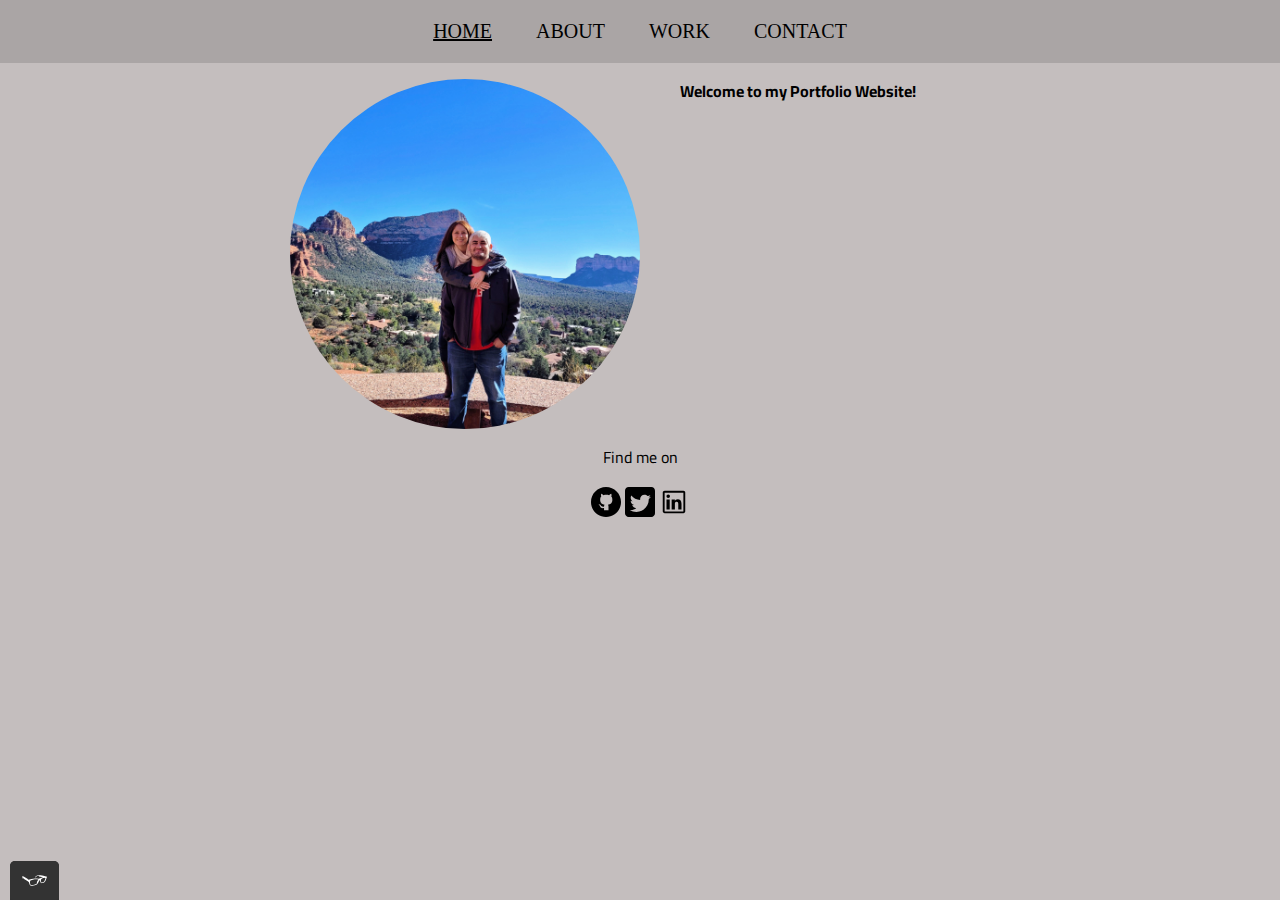
<file: index.html>
<!DOCTYPE html>
<html lang="en" dir="ltr">
<head>
  <meta charset="utf-8">
  <meta name="viewport" content="width=device-width, initial-scale=1">
  <title>My Portfolio</title>
  <link rel="shortcut icon" href="img/html5.ico" type="image/ico">
  <link rel="stylesheet" type="text/css" href="css/normalize.css">
  <link rel="preconnect" href="https://fonts.googleapis.com">
  <link rel="preconnect" href="https://fonts.gstatic.com" crossorigin>
  <link href="https://fonts.googleapis.com/css2?family=Cairo&family=Lato:ital,wght@1,300&display=swap" rel="stylesheet">
  <link rel="stylesheet" type="text/css" href="css/stylep.css">
</head>



<body>
  <header class="page-header">
      <!-- Add Logo Here -->

      <div class="container-nav pullrightleft page-header__item">
        <a href="index.html" id="navigation-active">HOME</a>
        <a href="about.html">ABOUT</a>
        <a href="work.html">WORK</a>
        <a href="contact.html">CONTACT</a>
      </div>

  </header>

  <div class="profile">
    <img src="img/sedona.jpg" alt="A picture of my wife and I" class="profile_portrait">
    <p id="intro">
      <strong>Welcome to my Portfolio Website!</strong>
  </div>

  <footer class="page_footer">
    <p>Find me on</p>
    <div class="social-media">
      <a href="https://github.com/Loujitsu">
    <img src="img/github_icon.svg" alt="Github"></a>
    <a href="https://twitter.com/Lu_Jitsu1">
    <img src="img/twitter_icon.svg" alt="Twitter"></a>
    <a href="https://www.linkedin.com/in/luis-ordonez-az/">
    <img src="img/linkedin_icon.svg" alt="LinkedIn"></a>
    </div>
  </footer>

  <script src="stylelint.config.js"></script>
  <script src="js/tota11y.min.js"></script>
</body>
</html>
</file>
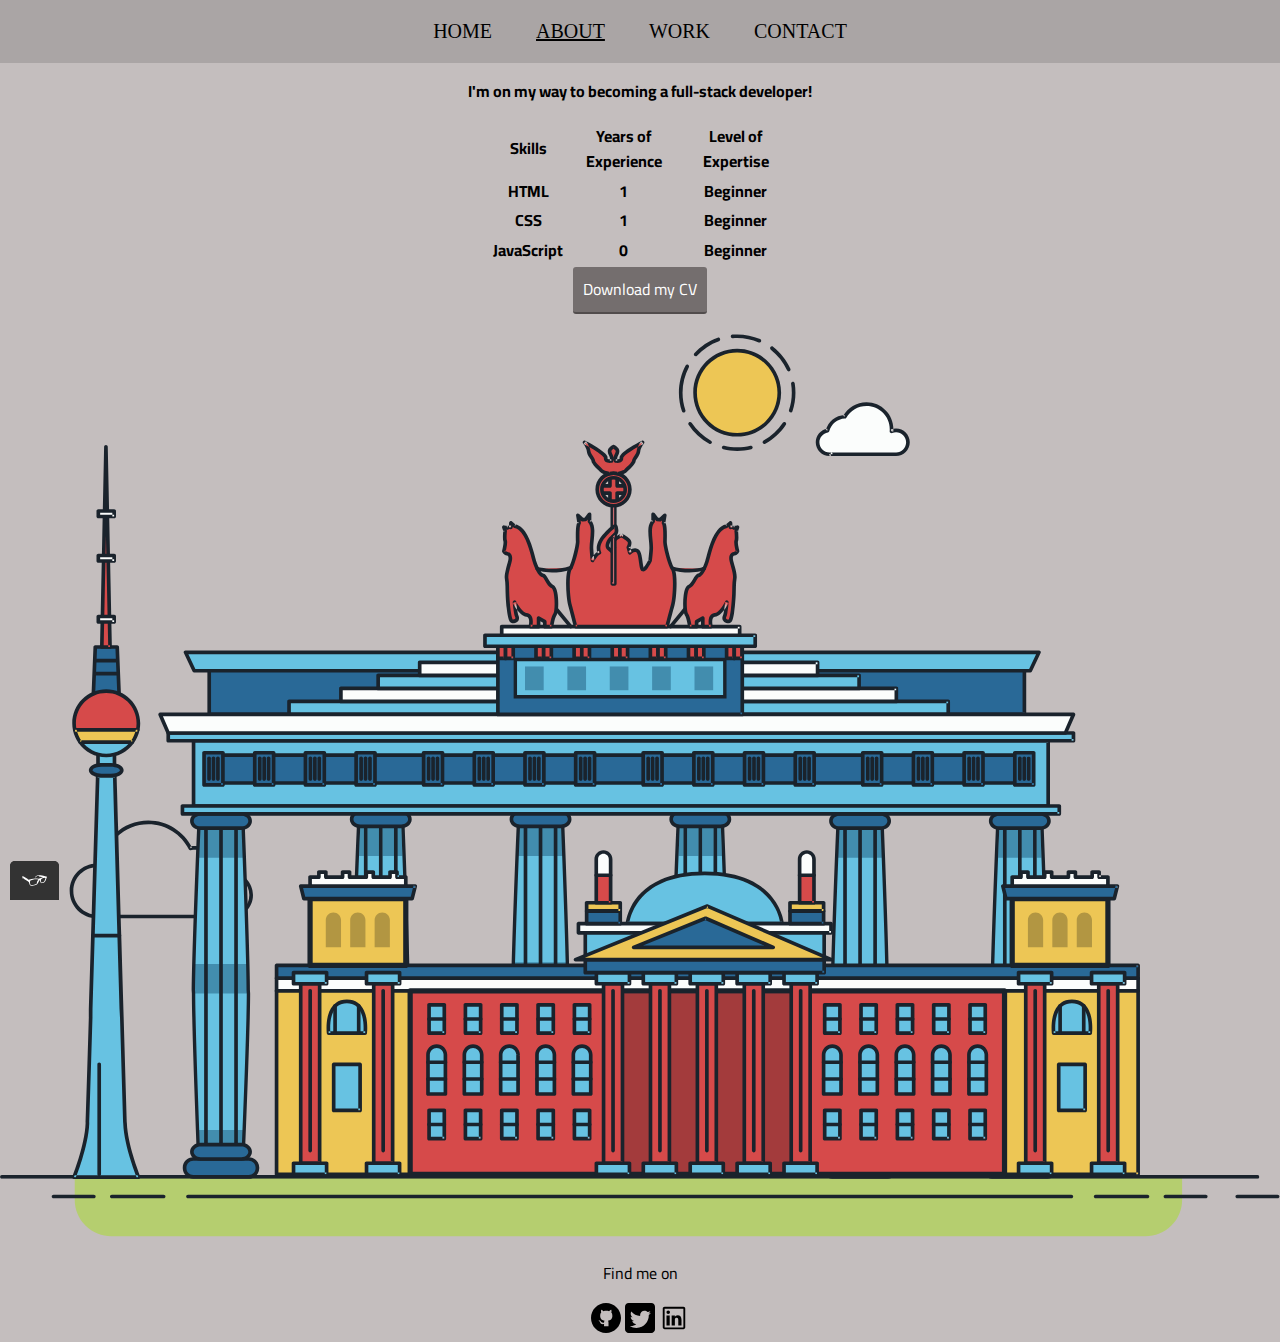
<file: about.html>
<!DOCTYPE html>
<html lang="en" dir="ltr">
<head>
  <meta charset="utf-8">
  <meta name="viewport" content="width=device-width, initial-scale=1">
  <title>About Me</title>
  <link rel="shortcut icon" href="img/html5.ico" type="image/ico">
  <link rel="stylesheet" type="text/css" href="css/normalize.css">
  <link rel="preconnect" href="https://fonts.googleapis.com">
  <link rel="preconnect" href="https://fonts.gstatic.com" crossorigin>
  <link href="https://fonts.googleapis.com/css2?family=Cairo&family=Lato:ital,wght@1,300&display=swap" rel="stylesheet">
  <link rel="stylesheet" type="text/css" href="css/stylep.css">
</head>

<body>
  <header class="page-header">
    <!-- Add Logo Here -->
    <div class="container-nav pullrightleft page-header__item">
      <a href="index.html">HOME</a>
      <a href="about.html" id="navigation-active">ABOUT</a>
      <a href="work.html">WORK</a>
      <a href="contact.html">CONTACT</a>
    </div>
  </header>

  <nav class="about_me">
    <p>
      <strong>I'm on my way to becoming a full-stack developer!</strong>
    </p>
  </nav>

  <div class="skills">
    <table>
      <thead>
        <tr>
          <th>Skills</th>
          <th>Years of Experience</th>
          <th>Level of Expertise</th>
        </tr>
      </thead>
      <tbody>
        <tr>
          <th>HTML</th>
          <th>1</th>
          <th>Beginner</th>
        </tr>
        <tr>
          <th>CSS</th>
          <th>1</th>
          <th>Beginner</th>
        </tr>
        <tr>
          <th>JavaScript</th>
          <th>0</th>
          <th>Beginner</th>
        </tr>
      </tbody>
    </table>
  </div>

  <div class="cv">
    <a href="https://github.com/Loujitsu/CV" target="_blank" class="button" download>Download my CV</a>
  </div>

  <svg id="about-picture" xmlns="http://www.w3.org/2000/svg" class="berlin-illustration" height="auto" viewBox="0 0 700 505" xmlns:xlink="http://www.w3.org/1999/xlink">
          <defs>
              <polygon id="a" points=".06 231.917 .06 .929 688.717 .929 688.717 231.917"></polygon>
          </defs>
          <g fill="none" fill-rule="evenodd">
            <g transform="translate(0 241)" class="cloud-front">
            <path fill="#1A232C" d="M87.602,29 L87.602,28 C87.326,28.001 87.103,28.024 86.927,28.033 L86.979,29.031 L87.947,28.78 C85.741,20.282 78.041,14.002 68.852,14 C67.858,14 66.904,14.096 65.98,14.231 L66.125,15.22 L67.019,14.772 C62.626,6.015 53.567,0.001 43.102,0 C29.041,0.002 17.524,10.848 16.443,24.632 L17.44,24.71 L17.606,23.724 C16.803,23.589 15.969,23.5 15.102,23.5 C6.817,23.501 0.102,30.215 0.102,38.5 C0.102,46.785 6.817,53.499 15.102,53.5 L87.602,53.5 C94.644,53.499 100.351,47.792 100.352,40.75 C100.351,33.708 94.644,28.001 87.602,28 L87.602,30 C90.573,30 93.254,31.202 95.203,33.149 C97.15,35.097 98.351,37.778 98.352,40.75 C98.351,43.722 97.15,46.403 95.203,48.351 C93.254,50.298 90.573,51.5 87.602,51.5 L15.102,51.5 C11.509,51.5 8.265,50.046 5.909,47.692 C3.555,45.337 2.102,42.093 2.102,38.5 C2.102,34.907 3.555,31.663 5.909,29.308 C8.265,26.954 11.509,25.5 15.102,25.5 C15.831,25.5 16.553,25.575 17.273,25.697 C17.551,25.743 17.832,25.672 18.055,25.499 C18.277,25.325 18.414,25.07 18.436,24.789 C19.436,12.04 30.094,1.998 43.102,2 C52.786,1.999 61.163,7.564 65.231,15.669 C65.425,16.055 65.842,16.272 66.27,16.21 C67.132,16.084 67.988,16 68.852,16 C77.108,15.998 84.027,21.647 86.011,29.283 C86.13,29.741 86.557,30.054 87.031,30.03 C87.27,30.017 87.457,29.999 87.602,30 L87.602,29" transform="translate(38 36)"></path>
              </g>
              <path fill="#B5CE6F" d="M646.484,484.382 C646.484,489.501 644.531,494.62 640.627,498.525 C636.722,502.43 631.603,504.382 626.484,504.382 L60.873,504.382 C55.754,504.382 50.636,502.43 46.731,498.525 C42.826,494.62 40.873,489.501 40.873,484.382 L40.873,471.917 L646.484,471.917 L646.484,484.382"></path>
              <polyline fill="#67C2E2" points="334.824 185.029 101.449 185.029 106.209 195.08 563.438 195.08 568.2 185.029 334.824 185.029"></polyline>
              <path fill="#1A232C" d="M334.824,185.029 L334.824,184.029 L101.449,184.029 C101.104,184.029 100.788,184.203 100.604,184.494 C100.42,184.785 100.398,185.146 100.545,185.457 L105.306,195.508 C105.471,195.856 105.824,196.079 106.209,196.079 L563.438,196.079 C563.824,196.079 564.177,195.856 564.342,195.508 L569.104,185.457 C569.251,185.146 569.229,184.785 569.045,184.494 C568.861,184.203 568.544,184.029 568.2,184.029 L334.824,184.029 L334.824,186.029 L566.62,186.029 L562.806,194.08 L106.842,194.08 L103.029,186.029 L334.824,186.029 L334.824,185.029"></path>
              <polygon fill="#296997" points="114.416 218.974 560.222 218.974 560.222 195.08 114.416 195.08"></polygon>
              <path fill="#1A232C" d="M560.222,218.974 L560.222,217.974 L115.416,217.974 L115.416,196.079 L559.222,196.079 L559.222,218.974 L560.222,218.974 L560.222,217.974 L560.222,218.974 L561.222,218.974 L561.222,195.08 C561.222,194.816 561.115,194.559 560.929,194.372 C560.742,194.186 560.485,194.08 560.222,194.08 L114.416,194.08 C114.152,194.08 113.895,194.186 113.708,194.372 C113.522,194.559 113.416,194.816 113.416,195.08 L113.416,218.974 C113.416,219.237 113.522,219.495 113.708,219.681 C113.895,219.867 114.152,219.974 114.416,219.974 L560.222,219.974 C560.485,219.974 560.742,219.867 560.929,219.681 C561.115,219.495 561.222,219.237 561.222,218.974 L560.222,218.974"></path>
              <polygon fill="#67C2E2" points="105.85 269.08 573.225 269.08 573.225 233.398 105.85 233.398"></polygon>
              <path fill="#1A232C" d="M573.225,233.398 L573.225,232.398 L105.85,232.398 C105.587,232.398 105.329,232.505 105.143,232.691 C104.957,232.877 104.85,233.134 104.85,233.398 L104.85,269.08 C104.85,269.344 104.957,269.601 105.143,269.788 C105.329,269.974 105.587,270.08 105.85,270.08 L573.225,270.08 C573.488,270.08 573.745,269.974 573.932,269.788 C574.118,269.601 574.225,269.344 574.225,269.08 L574.225,233.398 C574.225,233.134 574.118,232.877 573.932,232.691 C573.745,232.505 573.488,232.398 573.225,232.398 L573.225,233.398 L572.225,233.398 L572.225,268.08 L106.85,268.08 L106.85,234.398 L573.225,234.398 L573.225,233.398 L572.225,233.398 L573.225,233.398"></path>
              <polygon fill="#296997" points="116.751 256.508 562.557 256.508 562.557 241.243 116.751 241.243"></polygon>
              <path fill="#1A232C" d="M562.557,256.508 L562.557,255.508 L117.75,255.508 L117.75,242.243 L561.557,242.243 L561.557,256.508 L562.557,256.508 L562.557,255.508 L562.557,256.508 L563.557,256.508 L563.557,241.243 C563.557,240.979 563.45,240.722 563.264,240.535 C563.078,240.349 562.82,240.243 562.557,240.243 L116.75,240.243 C116.487,240.243 116.23,240.349 116.043,240.535 C115.857,240.722 115.751,240.979 115.751,241.243 L115.751,256.508 C115.751,256.771 115.857,257.029 116.043,257.215 C116.23,257.401 116.487,257.508 116.751,257.508 L562.557,257.508 C562.82,257.508 563.077,257.401 563.264,257.215 C563.45,257.029 563.557,256.771 563.557,256.508 L562.557,256.508"></path>
              <polygon fill="#67C2E2" points="158.07 218.974 518.563 218.974 518.563 211.858 158.07 211.858"></polygon>
              <path fill="#1A232C" d="M518.563,211.858 L518.563,210.858 L158.07,210.858 C157.807,210.858 157.549,210.964 157.363,211.151 C157.177,211.337 157.07,211.594 157.07,211.858 L157.07,218.974 C157.07,219.237 157.177,219.495 157.363,219.681 C157.549,219.867 157.807,219.974 158.07,219.974 L518.563,219.974 C518.826,219.974 519.083,219.867 519.27,219.681 C519.456,219.495 519.562,219.237 519.562,218.974 L519.562,211.858 C519.562,211.594 519.456,211.337 519.27,211.151 C519.083,210.964 518.826,210.858 518.563,210.858 L518.563,211.858 L517.563,211.858 L517.563,217.974 L159.07,217.974 L159.07,212.858 L518.563,212.858 L518.563,211.858 L517.563,211.858 L518.563,211.858"></path>
              <polygon fill="#FBFDFC" points="186.438 211.858 490.194 211.858 490.194 204.741 186.438 204.741"></polygon>
              <path fill="#1A232C" d="M490.194,204.741 L490.194,203.741 L186.438,203.741 C186.175,203.741 185.917,203.848 185.731,204.034 C185.545,204.221 185.438,204.478 185.438,204.741 L185.438,211.858 C185.438,212.121 185.545,212.379 185.731,212.565 C185.917,212.751 186.175,212.858 186.438,212.858 L490.194,212.858 C490.458,212.858 490.715,212.751 490.902,212.565 C491.088,212.379 491.194,212.121 491.194,211.858 L491.194,204.741 C491.194,204.478 491.088,204.221 490.902,204.034 C490.715,203.848 490.458,203.741 490.194,203.741 L490.194,204.741 L489.194,204.741 L489.194,210.858 L187.438,210.858 L187.438,205.741 L490.194,205.741 L490.194,204.741 L489.194,204.741 L490.194,204.741"></path>
              <polygon fill="#67C2E2" points="206.805 204.741 469.828 204.741 469.828 197.624 206.805 197.624"></polygon>
              <path fill="#1A232C" d="M469.828,197.624 L469.828,196.624 L206.805,196.624 C206.541,196.624 206.284,196.731 206.098,196.917 C205.911,197.103 205.805,197.361 205.805,197.624 L205.805,204.741 C205.805,205.005 205.911,205.262 206.098,205.449 C206.284,205.635 206.541,205.741 206.805,205.741 L469.828,205.741 C470.091,205.741 470.349,205.635 470.535,205.449 C470.722,205.262 470.828,205.005 470.828,204.741 L470.828,197.624 C470.828,197.361 470.722,197.103 470.535,196.917 C470.349,196.731 470.091,196.624 469.828,196.624 L469.828,197.624 L468.828,197.624 L468.828,203.741 L207.805,203.741 L207.805,198.624 L469.828,198.624 L469.828,197.624 L468.828,197.624 L469.828,197.624"></path>
              <polygon fill="#FBFDFC" points="229.521 197.624 447.111 197.624 447.111 190.509 229.521 190.509"></polygon>
              <path fill="#1A232C" d="M447.111,190.509 L447.111,189.509 L229.521,189.509 C229.258,189.509 229,189.616 228.814,189.802 C228.628,189.988 228.521,190.246 228.521,190.509 L228.521,197.624 C228.521,197.888 228.628,198.145 228.814,198.332 C229,198.518 229.258,198.624 229.521,198.624 L447.111,198.624 C447.375,198.624 447.632,198.518 447.818,198.332 C448.005,198.145 448.111,197.888 448.111,197.624 L448.111,190.509 C448.111,190.246 448.005,189.988 447.818,189.802 C447.632,189.616 447.375,189.509 447.111,189.509 L447.111,190.509 L446.111,190.509 L446.111,196.624 L230.521,196.624 L230.521,191.509 L447.111,191.509 L447.111,190.509 L446.111,190.509 L447.111,190.509"></path>
              <path fill="#67C2E2" d="M135.607,355.447 C135.163,337.766 134.264,313.326 133.648,297.387 C133.274,287.721 133.004,281.18 133.004,281.18 L108.722,281.18 C108.722,281.18 108.452,287.721 108.079,297.387 C107.462,313.326 106.563,337.766 106.119,355.447 C105.953,362.059 105.85,367.732 105.85,371.653 L105.85,371.654 C105.85,386.117 107.243,424.332 108.089,446.189 C108.457,455.706 108.722,462.126 108.722,462.126 L133.004,462.126 C133.004,462.126 133.269,455.706 133.637,446.189 C134.482,424.332 135.876,386.117 135.876,371.654 L135.876,371.653 C135.876,367.732 135.773,362.059 135.607,355.447"></path>
              <path fill="#428DAE" d="M133.648 297.387L108.079 297.387C108.452 287.721 108.722 281.18 108.722 281.18L133.004 281.18C133.004 281.18 133.274 287.721 133.648 297.387M135.876 371.654L105.85 371.654 105.85 371.653C105.85 367.732 105.953 362.059 106.119 355.447L135.607 355.447C135.773 362.059 135.876 367.732 135.876 371.653L135.876 371.654M133.004 462.126L108.722 462.126C108.722 462.126 108.457 455.706 108.089 446.189L133.637 446.189C133.269 455.706 133.004 462.126 133.004 462.126"></path>
              <path fill="#1A232C" d="M109.612,461.199 L132.114,461.199 C132.447,453.007 134.949,390.886 134.949,371.653 C134.949,352.42 132.447,290.299 132.114,282.108 L109.612,282.108 C109.279,290.299 106.778,352.42 106.778,371.653 C106.778,390.886 109.279,453.007 109.612,461.199 Z M133.895,463.054 L107.832,463.054 L107.794,462.164 C107.766,461.466 104.922,392.193 104.922,371.653 C104.922,351.114 107.766,281.839 107.794,281.142 L107.832,280.252 L133.895,280.252 L133.931,281.142 C133.96,281.839 136.804,351.114 136.804,371.653 C136.804,392.193 133.96,461.466 133.931,462.164 L133.895,463.054 L133.895,463.054 Z"></path>
              <path fill="#1A232C" d="M111.638 281.18L111.638 462.126C111.638 462.679 112.086 463.126 112.638 463.126 113.19 463.126 113.638 462.679 113.638 462.126L113.638 281.18C113.638 280.628 113.19 280.18 112.638 280.18 112.086 280.18 111.638 280.628 111.638 281.18M119.863 281.18L119.863 462.126C119.863 462.679 120.311 463.126 120.863 463.126 121.416 463.126 121.863 462.679 121.863 462.126L121.863 281.18C121.863 280.628 121.416 280.18 120.863 280.18 120.311 280.18 119.863 280.628 119.863 281.18M128.088 281.18L128.088 462.126C128.088 462.679 128.536 463.126 129.088 463.126 129.64 463.126 130.088 462.679 130.088 462.126L130.088 281.18C130.088 280.628 129.64 280.18 129.088 280.18 128.536 280.18 128.088 280.628 128.088 281.18"></path>
              <path fill="#296997" d="M136.79,277.265 C136.79,279.418 134.675,281.18 132.09,281.18 L109.636,281.18 C107.051,281.18 104.936,279.418 104.936,277.265 C104.936,275.111 107.051,273.349 109.636,273.349 L132.09,273.349 C134.675,273.349 136.79,275.111 136.79,277.265"></path>
              <path fill="#1A232C" d="M136.79,277.265 L135.79,277.265 C135.789,278.005 135.433,278.704 134.769,279.262 C134.109,279.814 133.155,280.181 132.09,280.18 L109.636,280.18 C108.571,280.181 107.617,279.814 106.956,279.262 C106.293,278.704 105.936,278.005 105.936,277.265 C105.936,276.524 106.293,275.825 106.957,275.267 C107.617,274.715 108.571,274.348 109.636,274.349 L132.09,274.349 C133.155,274.348 134.109,274.716 134.769,275.267 C135.433,275.825 135.789,276.524 135.79,277.265 L137.79,277.265 C137.791,275.851 137.09,274.593 136.049,273.731 C135.006,272.863 133.61,272.35 132.09,272.349 L109.636,272.349 C108.116,272.35 106.72,272.863 105.676,273.731 C104.636,274.593 103.935,275.851 103.936,277.265 C103.935,278.678 104.636,279.937 105.677,280.798 C106.72,281.666 108.116,282.179 109.636,282.18 L132.09,282.18 C133.61,282.179 135.006,281.666 136.049,280.798 C137.09,279.937 137.791,278.678 137.79,277.265 L136.79,277.265"></path>
              <path fill="#296997" d="M140.775,467.217 C140.775,469.803 138.661,471.917 136.076,471.917 L105.65,471.917 C103.065,471.917 100.951,469.803 100.951,467.217 L100.951,466.825 C100.951,464.241 103.065,462.126 105.65,462.126 L136.076,462.126 C138.661,462.126 140.775,464.241 140.775,466.825 L140.775,467.217"></path>
              <path fill="#1A232C" d="M140.775,467.217 L139.775,467.217 C139.775,468.235 139.361,469.155 138.688,469.83 C138.013,470.503 137.093,470.917 136.076,470.917 L105.65,470.917 C104.633,470.917 103.713,470.504 103.038,469.83 C102.365,469.155 101.951,468.235 101.951,467.217 L101.951,466.825 C101.951,465.808 102.365,464.889 103.038,464.214 C103.713,463.54 104.633,463.127 105.65,463.126 L136.076,463.126 C137.093,463.127 138.013,463.54 138.688,464.214 C139.362,464.889 139.775,465.808 139.775,466.825 L139.775,467.217 L141.775,467.217 L141.775,466.825 C141.772,463.684 139.217,461.13 136.076,461.126 L105.65,461.126 C102.509,461.13 99.955,463.684 99.951,466.825 L99.951,467.217 C99.954,470.36 102.509,472.914 105.65,472.917 L136.076,472.917 C139.217,472.914 141.772,470.36 141.775,467.217 L140.775,467.217"></path>
              <path fill="#296997" d="M136.79,458.208 C136.79,460.363 134.675,462.126 132.09,462.126 L109.636,462.126 C107.051,462.126 104.936,460.363 104.936,458.208 C104.936,456.057 107.051,454.292 109.636,454.292 L132.09,454.292 C134.675,454.292 136.79,456.057 136.79,458.208"></path>
              <path fill="#1A232C" d="M136.79,458.208 L135.79,458.208 C135.789,458.949 135.432,459.649 134.769,460.207 C134.108,460.76 133.154,461.128 132.09,461.126 L109.636,461.126 C108.572,461.128 107.617,460.76 106.957,460.207 C106.293,459.649 105.936,458.949 105.936,458.208 C105.936,457.47 106.293,456.77 106.957,456.212 C107.617,455.659 108.572,455.291 109.636,455.292 L132.09,455.292 C133.154,455.291 134.108,455.659 134.769,456.212 C135.433,456.77 135.789,457.47 135.79,458.208 L137.79,458.208 C137.791,456.796 137.09,455.538 136.05,454.675 C135.006,453.808 133.61,453.294 132.09,453.292 L109.636,453.292 C108.115,453.294 106.719,453.808 105.676,454.675 C104.636,455.538 103.935,456.796 103.936,458.208 C103.935,459.622 104.636,460.881 105.676,461.743 C106.72,462.611 108.116,463.125 109.636,463.126 L132.09,463.126 C133.61,463.125 135.006,462.611 136.05,461.743 C137.09,460.881 137.791,459.622 137.79,458.208 L136.79,458.208"></path>
              <path fill="#67C2E2" d="M572.471,355.447 C572.025,337.766 571.126,313.326 570.51,297.387 C570.137,287.721 569.867,281.18 569.867,281.18 L545.585,281.18 C545.585,281.18 545.315,287.721 544.942,297.387 C544.326,313.326 543.427,337.766 542.981,355.447 C542.815,362.059 542.713,367.732 542.713,371.653 L542.713,371.654 C542.713,386.117 544.107,424.332 544.952,446.189 C545.32,455.706 545.585,462.126 545.585,462.126 L569.867,462.126 C569.867,462.126 570.132,455.706 570.499,446.189 C571.346,424.332 572.739,386.117 572.739,371.654 L572.739,371.653 C572.739,367.732 572.637,362.059 572.471,355.447"></path>
              <path fill="#428DAE" d="M569.582 297.387L566.951 297.387 566.951 282.108 568.977 282.108C569.063 284.206 569.29 289.841 569.582 297.387M564.951 297.387L545.871 297.387C546.162 289.841 546.39 284.206 546.476 282.108L564.951 282.108 564.951 297.387M571.8 369.187L566.951 369.187 566.951 356.265 571.562 356.265C571.685 361.272 571.771 365.701 571.8 369.187M564.951 369.187L543.653 369.187C543.684 365.512 543.777 360.79 543.912 355.447L553.551 355.447 553.551 356.265 564.951 356.265 564.951 369.187"></path>
              <path fill="#1A232C" d="M546.476,461.199 L568.977,461.199 C569.31,453.007 571.812,390.886 571.812,371.653 C571.812,352.42 569.31,290.299 568.977,282.108 L546.476,282.108 C546.142,290.299 543.642,352.42 543.642,371.653 C543.642,390.886 546.142,453.007 546.476,461.199 M570.758,463.054 L544.694,463.054 L544.658,462.164 C544.629,461.466 541.785,392.193 541.785,371.653 C541.785,351.114 544.629,281.839 544.658,281.142 L544.694,280.252 L570.758,280.252 L570.795,281.142 C570.823,281.839 573.667,351.114 573.667,371.653 C573.667,392.193 570.823,461.466 570.795,462.164 L570.758,463.054"></path>
              <path fill="#1A232C" d="M548.501 281.18L548.501 462.126C548.501 462.679 548.949 463.126 549.501 463.126 550.053 463.126 550.501 462.679 550.501 462.126L550.501 281.18C550.501 280.628 550.053 280.18 549.501 280.18 548.949 280.18 548.501 280.628 548.501 281.18M556.727 281.18L556.727 462.126C556.727 462.679 557.174 463.126 557.727 463.126 558.279 463.126 558.727 462.679 558.727 462.126L558.727 281.18C558.727 280.628 558.279 280.18 557.727 280.18 557.174 280.18 556.727 280.628 556.727 281.18M564.951 281.18L564.951 462.126C564.951 462.679 565.399 463.126 565.951 463.126 566.503 463.126 566.951 462.679 566.951 462.126L566.951 281.18C566.951 280.628 566.503 280.18 565.951 280.18 565.399 280.18 564.951 280.628 564.951 281.18"></path>
              <path fill="#296997" d="M573.653,277.265 C573.653,279.418 571.537,281.18 568.953,281.18 L546.499,281.18 C543.915,281.18 541.799,279.418 541.799,277.265 C541.799,275.111 543.915,273.349 546.499,273.349 L568.953,273.349 C571.537,273.349 573.653,275.111 573.653,277.265"></path>
              <path fill="#1A232C" d="M573.653,277.265 L572.653,277.265 C572.653,278.005 572.296,278.704 571.632,279.262 C570.972,279.814 570.017,280.181 568.953,280.18 L546.499,280.18 C545.435,280.181 544.48,279.814 543.82,279.262 C543.156,278.704 542.8,278.005 542.799,277.265 C542.8,276.525 543.156,275.825 543.82,275.267 C544.481,274.715 545.435,274.348 546.499,274.349 L568.953,274.349 C570.017,274.348 570.972,274.715 571.632,275.267 C572.296,275.825 572.653,276.525 572.653,277.265 L574.653,277.265 C574.654,275.851 573.953,274.593 572.912,273.731 C571.869,272.863 570.473,272.35 568.953,272.349 L546.499,272.349 C544.979,272.35 543.583,272.863 542.54,273.731 C541.499,274.593 540.798,275.851 540.799,277.265 C540.798,278.679 541.499,279.937 542.54,280.798 C543.583,281.666 544.979,282.179 546.499,282.18 L568.953,282.18 C570.473,282.179 571.869,281.666 572.912,280.798 C573.953,279.937 574.654,278.679 574.653,277.265 L573.653,277.265"></path>
              <path fill="#296997" d="M577.639,467.217 C577.639,469.803 575.524,471.917 572.938,471.917 L542.514,471.917 C539.929,471.917 537.813,469.803 537.813,467.217 L537.813,466.825 C537.813,464.241 539.929,462.126 542.514,462.126 L572.938,462.126 C575.524,462.126 577.639,464.241 577.639,466.825 L577.639,467.217"></path>
              <path fill="#1A232C" d="M577.639,467.217 L576.639,467.217 C576.638,468.235 576.225,469.155 575.551,469.83 C574.876,470.503 573.956,470.917 572.938,470.917 L542.514,470.917 C541.497,470.917 540.576,470.503 539.901,469.83 C539.227,469.155 538.814,468.234 538.813,467.217 L538.813,466.825 C538.814,465.808 539.227,464.889 539.901,464.214 C540.576,463.54 541.497,463.127 542.514,463.126 L572.938,463.126 C573.956,463.127 574.876,463.54 575.551,464.214 C576.225,464.888 576.638,465.808 576.639,466.825 L576.639,467.217 L578.639,467.217 L578.639,466.825 C578.635,463.684 576.081,461.13 572.938,461.126 L542.514,461.126 C539.372,461.13 536.817,463.684 536.813,466.825 L536.813,467.217 C536.817,470.36 539.372,472.914 542.514,472.917 L572.938,472.917 C576.081,472.914 578.635,470.359 578.639,467.217 L577.639,467.217"></path>
              <path fill="#296997" d="M573.653,458.208 C573.653,460.363 571.537,462.126 568.953,462.126 L546.499,462.126 C543.915,462.126 541.799,460.363 541.799,458.208 C541.799,456.057 543.915,454.292 546.499,454.292 L568.953,454.292 C571.537,454.292 573.653,456.057 573.653,458.208"></path>
              <path fill="#1A232C" d="M573.653,458.208 L572.653,458.208 C572.653,458.949 572.296,459.649 571.632,460.207 C570.971,460.76 570.017,461.128 568.953,461.126 L546.499,461.126 C545.435,461.128 544.481,460.76 543.82,460.207 C543.157,459.649 542.799,458.949 542.799,458.208 C542.799,457.47 543.156,456.77 543.82,456.212 C544.481,455.659 545.435,455.291 546.499,455.292 L568.953,455.292 C570.017,455.291 570.971,455.659 571.632,456.212 C572.296,456.77 572.653,457.47 572.653,458.208 L574.653,458.208 C574.654,456.796 573.953,455.538 572.912,454.675 C571.869,453.808 570.473,453.294 568.953,453.292 L546.499,453.292 C544.979,453.294 543.583,453.808 542.54,454.675 C541.499,455.538 540.798,456.796 540.799,458.208 C540.798,459.622 541.499,460.881 542.54,461.743 C543.583,462.611 544.979,463.125 546.499,463.126 L568.953,463.126 C570.473,463.125 571.869,462.611 572.912,461.743 C573.953,460.881 574.654,459.622 574.653,458.208 L573.653,458.208"></path>
              <path fill="#67C2E2" d="M485.098,355.447 C484.654,337.766 483.753,313.326 483.137,297.387 C482.764,287.721 482.494,281.18 482.494,281.18 L458.213,281.18 C458.213,281.18 457.942,287.721 457.569,297.387 C456.953,313.326 456.055,337.766 455.608,355.447 C455.443,362.059 455.34,367.732 455.34,371.653 L455.34,371.654 C455.34,386.117 456.733,424.332 457.58,446.189 C457.948,455.706 458.213,462.126 458.213,462.126 L482.494,462.126 C482.494,462.126 482.759,455.706 483.126,446.189 C483.973,424.332 485.366,386.117 485.366,371.654 L485.366,371.653 C485.366,367.732 485.265,362.059 485.098,355.447"></path>
              <path fill="#428DAE" d="M483.137 297.387L457.569 297.387C457.942 287.721 458.213 281.18 458.213 281.18L482.494 281.18C482.494 281.18 482.764 287.721 483.137 297.387M485.355 369.187L455.351 369.187C455.382 365.502 455.475 360.78 455.608 355.447L485.098 355.447C485.232 360.78 485.325 365.502 485.355 369.187"></path>
              <path fill="#1A232C" d="M459.103,461.199 L481.605,461.199 C481.938,453.007 484.439,390.886 484.439,371.653 C484.439,352.42 481.938,290.299 481.605,282.108 L459.103,282.108 C458.769,290.299 456.268,352.42 456.268,371.653 C456.268,390.886 458.769,453.007 459.103,461.199 Z M483.386,463.054 L457.321,463.054 L457.285,462.164 C457.256,461.466 454.412,392.193 454.412,371.653 C454.412,351.114 457.256,281.839 457.285,281.142 L457.321,280.252 L483.386,280.252 L483.422,281.142 C483.45,281.839 486.294,351.114 486.294,371.653 C486.294,392.193 483.45,461.466 483.422,462.164 L483.386,463.054 L483.386,463.054 Z"></path>
              <path fill="#1A232C" d="M461.128 281.18L461.128 462.126C461.128 462.679 461.576 463.126 462.128 463.126 462.68 463.126 463.128 462.679 463.128 462.126L463.128 281.18C463.128 280.628 462.68 280.18 462.128 280.18 461.576 280.18 461.128 280.628 461.128 281.18M469.354 281.18L469.354 462.126C469.354 462.679 469.801 463.126 470.354 463.126 470.906 463.126 471.354 462.679 471.354 462.126L471.354 281.18C471.354 280.628 470.906 280.18 470.354 280.18 469.801 280.18 469.354 280.628 469.354 281.18M477.578 281.18L477.578 462.126C477.578 462.679 478.026 463.126 478.578 463.126 479.13 463.126 479.578 462.679 479.578 462.126L479.578 281.18C479.578 280.628 479.13 280.18 478.578 280.18 478.026 280.18 477.578 280.628 477.578 281.18"></path>
              <path fill="#296997" d="M486.281,277.265 C486.281,279.418 484.164,281.18 481.58,281.18 L459.126,281.18 C456.542,281.18 454.426,279.418 454.426,277.265 C454.426,275.111 456.542,273.349 459.126,273.349 L481.58,273.349 C484.164,273.349 486.281,275.111 486.281,277.265"></path>
              <path fill="#1A232C" d="M486.281,277.265 L485.281,277.265 C485.281,278.005 484.924,278.704 484.26,279.262 C483.599,279.814 482.644,280.181 481.58,280.18 L459.126,280.18 C458.062,280.181 457.107,279.814 456.447,279.262 C455.783,278.704 455.427,278.005 455.426,277.265 C455.427,276.525 455.783,275.825 456.447,275.267 C457.108,274.715 458.062,274.348 459.126,274.349 L481.58,274.349 C482.644,274.348 483.599,274.716 484.26,275.268 C484.924,275.825 485.281,276.525 485.281,277.265 L487.281,277.265 C487.282,275.851 486.58,274.593 485.54,273.731 C484.496,272.863 483.1,272.35 481.58,272.349 L459.126,272.349 C457.606,272.35 456.21,272.863 455.167,273.731 C454.126,274.593 453.425,275.851 453.426,277.265 C453.425,278.679 454.126,279.937 455.167,280.798 C456.21,281.666 457.606,282.179 459.126,282.18 L481.58,282.18 C483.1,282.179 484.496,281.666 485.54,280.799 C486.58,279.937 487.282,278.679 487.281,277.265 L486.281,277.265"></path>
              <path fill="#296997" d="M490.266,467.217 C490.266,469.803 488.151,471.917 485.565,471.917 L455.141,471.917 C452.556,471.917 450.44,469.803 450.44,467.217 L450.44,466.825 C450.44,464.241 452.556,462.126 455.141,462.126 L485.565,462.126 C488.151,462.126 490.266,464.241 490.266,466.825 L490.266,467.217"></path>
              <path fill="#1A232C" d="M490.266,467.217 L489.266,467.217 C489.265,468.235 488.852,469.155 488.178,469.83 C487.503,470.503 486.583,470.917 485.565,470.917 L455.141,470.917 C454.124,470.917 453.203,470.503 452.528,469.83 C451.854,469.155 451.441,468.234 451.44,467.217 L451.44,466.825 C451.441,465.808 451.854,464.889 452.528,464.214 C453.203,463.54 454.124,463.127 455.141,463.126 L485.565,463.126 C486.583,463.127 487.503,463.54 488.178,464.214 C488.852,464.888 489.265,465.808 489.266,466.825 L489.266,467.217 L491.266,467.217 L491.266,466.825 C491.262,463.684 488.708,461.13 485.565,461.126 L455.141,461.126 C451.999,461.13 449.444,463.684 449.44,466.825 L449.44,467.217 C449.444,470.36 451.999,472.914 455.141,472.917 L485.565,472.917 C488.708,472.914 491.262,470.359 491.266,467.217 L490.266,467.217"></path>
              <path fill="#296997" d="M486.281,458.208 C486.281,460.363 484.164,462.126 481.58,462.126 L459.126,462.126 C456.542,462.126 454.426,460.363 454.426,458.208 C454.426,456.057 456.542,454.292 459.126,454.292 L481.58,454.292 C484.164,454.292 486.281,456.057 486.281,458.208"></path>
              <path fill="#1A232C" d="M486.281,458.208 L485.281,458.208 C485.281,458.949 484.923,459.649 484.26,460.207 C483.599,460.76 482.644,461.128 481.58,461.126 L459.126,461.126 C458.062,461.128 457.108,460.76 456.447,460.207 C455.784,459.649 455.427,458.949 455.426,458.208 C455.426,457.47 455.783,456.77 456.447,456.212 C457.108,455.659 458.062,455.291 459.126,455.292 L481.58,455.292 C482.644,455.291 483.598,455.659 484.26,456.212 C484.924,456.77 485.281,457.47 485.281,458.208 L487.281,458.208 C487.282,456.795 486.58,455.538 485.54,454.675 C484.496,453.808 483.1,453.294 481.58,453.292 L459.126,453.292 C457.606,453.294 456.21,453.808 455.167,454.675 C454.126,455.538 453.425,456.796 453.426,458.208 C453.425,459.622 454.126,460.881 455.167,461.743 C456.21,462.611 457.606,463.125 459.126,463.126 L481.58,463.126 C483.1,463.125 484.496,462.611 485.54,461.743 C486.581,460.881 487.282,459.622 487.281,458.208 L486.281,458.208"></path>
              <path fill="#67C2E2" d="M397.726,354.466 C397.28,336.787 396.381,312.346 395.765,296.407 C395.392,286.742 395.122,280.2 395.122,280.2 L370.84,280.2 C370.84,280.2 370.57,286.742 370.197,296.407 C369.581,312.346 368.682,336.787 368.236,354.466 C368.07,361.078 367.968,366.751 367.968,370.672 L367.968,370.673 C367.968,385.136 369.361,423.352 370.207,445.208 C370.575,454.726 370.84,461.146 370.84,461.146 L395.122,461.146 C395.122,461.146 395.386,454.726 395.754,445.208 C396.601,423.352 397.994,385.136 397.994,370.673 L397.994,370.672 C397.994,366.751 397.892,361.078 397.726,354.466"></path>
              <path fill="#428DAE" d="M394.837 296.407L392.206 296.407 392.206 281.127 394.233 281.127C394.318 283.225 394.545 288.861 394.837 296.407L394.837 296.407zM383.981 296.407L390.206 296.407 390.206 281.127 383.981 281.127 383.981 296.407zM375.756 296.407L381.98 296.407 381.98 281.127 375.756 281.127 375.756 296.407zM373.756 296.407L371.126 296.407C371.417 288.861 371.645 283.225 371.73 281.127L373.756 281.127 373.756 296.407 373.756 296.407zM397.062 369.187L392.206 369.187 392.206 354.466 396.796 354.466C396.943 360.298 397.041 365.389 397.062 369.187L397.062 369.187zM383.981 369.187L390.206 369.187 390.206 354.466 383.981 354.466 383.981 369.187zM375.756 369.187L381.98 369.187 381.98 354.466 375.756 354.466 375.756 369.187zM373.756 369.187L368.9 369.187C368.921 365.389 369.019 360.298 369.166 354.466L373.756 354.466 373.756 369.187 373.756 369.187z"></path>
              <path fill="#1A232C" d="M371.73,460.218 L394.233,460.218 C394.565,452.027 397.066,389.906 397.066,370.672 C397.066,351.44 394.565,289.319 394.233,281.127 L371.73,281.127 C371.397,289.319 368.895,351.44 368.895,370.672 C368.895,389.906 371.397,452.027 371.73,460.218 M396.013,462.074 L369.949,462.074 L369.912,461.184 C369.884,460.486 367.04,391.212 367.04,370.672 C367.04,350.133 369.884,280.859 369.912,280.162 L369.949,279.272 L396.013,279.272 L396.05,280.162 C396.078,280.859 398.922,350.133 398.922,370.672 C398.922,391.212 396.078,460.486 396.05,461.184 L396.013,462.074"></path>
              <path fill="#1A232C" d="M373.756 280.2L373.756 461.146C373.756 461.698 374.203 462.146 374.756 462.146 375.308 462.146 375.756 461.698 375.756 461.146L375.756 280.2C375.756 279.647 375.308 279.2 374.756 279.2 374.203 279.2 373.756 279.647 373.756 280.2M381.98 280.2L381.98 461.146C381.98 461.698 382.428 462.146 382.98 462.146 383.533 462.146 383.981 461.698 383.981 461.146L383.981 280.2C383.981 279.647 383.533 279.2 382.98 279.2 382.428 279.2 381.98 279.647 381.98 280.2M390.206 280.2L390.206 461.146C390.206 461.698 390.654 462.146 391.206 462.146 391.758 462.146 392.206 461.698 392.206 461.146L392.206 280.2C392.206 279.647 391.758 279.2 391.206 279.2 390.654 279.2 390.206 279.647 390.206 280.2"></path>
              <path fill="#296997" d="M398.908,276.285 C398.908,278.439 396.792,280.2 394.208,280.2 L371.754,280.2 C369.17,280.2 367.053,278.439 367.053,276.285 C367.053,274.13 369.17,272.369 371.754,272.369 L394.208,272.369 C396.792,272.369 398.908,274.13 398.908,276.285"></path>
              <path fill="#1A232C" d="M398.908,276.285 L397.908,276.285 C397.907,277.025 397.551,277.724 396.887,278.281 C396.227,278.833 395.272,279.201 394.208,279.2 L371.754,279.2 C370.69,279.201 369.735,278.833 369.074,278.281 C368.41,277.724 368.053,277.025 368.053,276.285 C368.053,275.544 368.41,274.845 369.074,274.287 C369.735,273.735 370.69,273.367 371.754,273.369 L394.208,273.369 C395.272,273.367 396.227,273.735 396.887,274.287 C397.551,274.844 397.907,275.544 397.908,276.285 L399.908,276.285 C399.909,274.871 399.208,273.612 398.167,272.75 C397.124,271.883 395.728,271.37 394.208,271.369 L371.754,271.369 C370.234,271.37 368.838,271.883 367.794,272.75 C366.754,273.612 366.052,274.871 366.053,276.285 C366.052,277.699 366.754,278.957 367.795,279.818 C368.838,280.686 370.234,281.198 371.754,281.2 L394.208,281.2 C395.728,281.198 397.123,280.686 398.167,279.818 C399.208,278.957 399.909,277.698 399.908,276.285 L398.908,276.285"></path>
              <path fill="#296997" d="M402.894,466.237 C402.894,468.823 400.779,470.937 398.193,470.937 L367.768,470.937 C365.183,470.937 363.068,468.823 363.068,466.237 L363.068,465.844 C363.068,463.26 365.183,461.146 367.768,461.146 L398.193,461.146 C400.779,461.146 402.894,463.26 402.894,465.844 L402.894,466.237"></path>
              <path fill="#1A232C" d="M402.894,466.237 L401.894,466.237 C401.893,467.254 401.48,468.174 400.806,468.849 C400.131,469.523 399.211,469.937 398.193,469.937 L367.768,469.937 C366.751,469.937 365.831,469.523 365.156,468.849 C364.482,468.174 364.069,467.254 364.068,466.237 L364.068,465.844 C364.069,464.828 364.482,463.908 365.156,463.233 C365.831,462.56 366.751,462.146 367.768,462.146 L398.193,462.146 C399.211,462.146 400.131,462.56 400.806,463.233 C401.48,463.908 401.893,464.828 401.894,465.844 L401.894,466.237 L403.894,466.237 L403.894,465.844 C403.89,462.703 401.336,460.15 398.193,460.146 L367.768,460.146 C364.626,460.15 362.072,462.703 362.068,465.844 L362.068,466.237 C362.072,469.379 364.626,471.933 367.768,471.937 L398.193,471.937 C401.336,471.933 403.89,469.379 403.894,466.237 L402.894,466.237"></path>
              <path fill="#296997" d="M398.908,457.228 C398.908,459.382 396.792,461.146 394.208,461.146 L371.754,461.146 C369.17,461.146 367.053,459.382 367.053,457.228 C367.053,455.077 369.17,453.312 371.754,453.312 L394.208,453.312 C396.792,453.312 398.908,455.077 398.908,457.228"></path>
              <path fill="#1A232C" d="M398.908,457.228 L397.908,457.228 C397.908,457.968 397.55,458.669 396.887,459.226 C396.226,459.779 395.272,460.147 394.208,460.146 L371.754,460.146 C370.69,460.147 369.736,459.779 369.074,459.226 C368.411,458.668 368.053,457.968 368.053,457.228 C368.053,456.489 368.41,455.789 369.074,455.231 C369.736,454.679 370.69,454.311 371.754,454.312 L394.208,454.312 C395.272,454.311 396.226,454.679 396.887,455.231 C397.551,455.789 397.908,456.489 397.908,457.228 L399.908,457.228 C399.909,455.815 399.208,454.557 398.167,453.695 C397.124,452.827 395.728,452.313 394.208,452.312 L371.754,452.312 C370.234,452.313 368.838,452.827 367.794,453.695 C366.754,454.557 366.052,455.815 366.053,457.228 C366.052,458.642 366.753,459.901 367.794,460.763 C368.838,461.631 370.234,462.145 371.754,462.146 L394.208,462.146 C395.728,462.145 397.124,461.631 398.167,460.763 C399.208,459.9 399.909,458.642 399.908,457.228 L398.908,457.228"></path>
              <path fill="#67C2E2" d="M310.353,354.466 C309.908,336.787 309.009,312.346 308.393,296.407 C308.019,286.742 307.75,280.2 307.75,280.2 L283.467,280.2 C283.467,280.2 283.198,286.742 282.824,296.407 C282.208,312.346 281.309,336.787 280.864,354.466 C280.698,361.078 280.596,366.751 280.596,370.672 L280.596,370.673 C280.596,385.136 281.989,423.352 282.834,445.208 C283.202,454.726 283.467,461.146 283.467,461.146 L307.75,461.146 C307.75,461.146 308.014,454.726 308.382,445.208 C309.228,423.352 310.622,385.136 310.622,370.673 L310.622,370.672 C310.622,366.751 310.518,361.078 310.353,354.466"></path>
              <path fill="#428DAE" d="M308.393 296.407L282.824 296.407C283.198 286.742 283.467 280.2 283.467 280.2L307.75 280.2C307.75 280.2 308.019 286.742 308.393 296.407M310.617 369.187L280.6 369.187C280.621 365.377 280.718 360.285 280.864 354.466L310.353 354.466C310.498 360.285 310.596 365.377 310.617 369.187"></path>
              <path fill="#1A232C" d="M284.357,460.218 L306.86,460.218 C307.193,452.027 309.694,389.906 309.694,370.672 C309.694,351.44 307.193,289.319 306.86,281.127 L284.357,281.127 C284.024,289.319 281.523,351.44 281.523,370.672 C281.523,389.906 284.024,452.027 284.357,460.218 Z M308.639,462.074 L282.576,462.074 L282.54,461.184 C282.511,460.486 279.668,391.212 279.668,370.672 C279.668,350.133 282.511,280.859 282.54,280.162 L282.576,279.272 L308.639,279.272 L308.677,280.162 C308.706,280.859 311.549,350.133 311.549,370.672 C311.549,391.212 308.706,460.486 308.677,461.184 L308.639,462.074 L308.639,462.074 Z"></path>
              <path fill="#1A232C" d="M286.383 280.2L286.383 461.146C286.383 461.698 286.831 462.146 287.383 462.146 287.936 462.146 288.383 461.698 288.383 461.146L288.383 280.2C288.383 279.647 287.936 279.2 287.383 279.2 286.831 279.2 286.383 279.647 286.383 280.2M294.608 280.2L294.608 461.146C294.608 461.698 295.056 462.146 295.608 462.146 296.161 462.146 296.608 461.698 296.608 461.146L296.608 280.2C296.608 279.647 296.161 279.2 295.608 279.2 295.056 279.2 294.608 279.647 294.608 280.2M302.834 280.2L302.834 461.146C302.834 461.698 303.281 462.146 303.834 462.146 304.386 462.146 304.834 461.698 304.834 461.146L304.834 280.2C304.834 279.647 304.386 279.2 303.834 279.2 303.281 279.2 302.834 279.647 302.834 280.2"></path>
              <path fill="#296997" d="M311.535,276.285 C311.535,278.439 309.42,280.2 306.836,280.2 L284.381,280.2 C281.797,280.2 279.681,278.439 279.681,276.285 C279.681,274.13 281.797,272.369 284.381,272.369 L306.836,272.369 C309.42,272.369 311.535,274.13 311.535,276.285"></path>
              <path fill="#1A232C" d="M311.535,276.285 L310.535,276.285 C310.534,277.025 310.177,277.724 309.514,278.282 C308.854,278.833 307.901,279.201 306.836,279.2 L284.381,279.2 C283.316,279.201 282.362,278.833 281.702,278.281 C281.038,277.724 280.681,277.025 280.681,276.285 C280.681,275.544 281.038,274.844 281.702,274.287 C282.362,273.735 283.317,273.367 284.381,273.369 L306.836,273.369 C307.9,273.367 308.854,273.735 309.514,274.287 C310.177,274.844 310.534,275.544 310.535,276.285 L312.535,276.285 C312.535,274.871 311.835,273.613 310.795,272.75 C309.751,271.883 308.356,271.37 306.836,271.369 L284.381,271.369 C282.861,271.37 281.465,271.883 280.422,272.75 C279.381,273.612 278.68,274.871 278.681,276.285 C278.68,277.698 279.381,278.957 280.422,279.818 C281.465,280.686 282.861,281.198 284.381,281.2 L306.836,281.2 C308.356,281.198 309.751,280.685 310.794,279.818 C311.835,278.956 312.535,277.698 312.535,276.285 L311.535,276.285"></path>
              <path fill="#296997" d="M315.522,466.237 C315.522,468.823 313.407,470.937 310.821,470.937 L280.396,470.937 C277.811,470.937 275.696,468.823 275.696,466.237 L275.696,465.844 C275.696,463.26 277.811,461.146 280.396,461.146 L310.821,461.146 C313.407,461.146 315.522,463.26 315.522,465.844 L315.522,466.237"></path>
              <path fill="#1A232C" d="M315.522,466.237 L314.522,466.237 C314.521,467.254 314.108,468.174 313.434,468.849 C312.759,469.523 311.838,469.937 310.821,469.937 L280.396,469.937 C279.379,469.937 278.458,469.523 277.783,468.849 C277.11,468.174 276.696,467.254 276.696,466.237 L276.696,465.844 C276.696,464.828 277.11,463.908 277.783,463.233 C278.458,462.56 279.379,462.146 280.396,462.146 L310.821,462.146 C311.838,462.146 312.759,462.56 313.434,463.233 C314.108,463.908 314.521,464.828 314.522,465.844 L314.522,466.237 L316.521,466.237 L316.521,465.844 C316.518,462.703 313.963,460.15 310.821,460.146 L280.396,460.146 C277.254,460.15 274.7,462.703 274.696,465.844 L274.696,466.237 C274.699,469.379 277.254,471.933 280.396,471.937 L310.821,471.937 C313.963,471.933 316.518,469.379 316.521,466.237 L315.522,466.237"></path>
              <path fill="#296997" d="M311.535,457.228 C311.535,459.382 309.42,461.146 306.836,461.146 L284.381,461.146 C281.797,461.146 279.681,459.382 279.681,457.228 C279.681,455.077 281.797,453.312 284.381,453.312 L306.836,453.312 C309.42,453.312 311.535,455.077 311.535,457.228"></path>
              <path fill="#1A232C" d="M311.535,457.228 L310.535,457.228 C310.534,457.969 310.177,458.669 309.514,459.227 C308.854,459.779 307.9,460.147 306.836,460.146 L284.381,460.146 C283.317,460.147 282.363,459.779 281.702,459.227 C281.038,458.669 280.681,457.968 280.681,457.228 C280.681,456.489 281.038,455.789 281.702,455.231 C282.363,454.679 283.317,454.311 284.381,454.312 L306.836,454.312 C307.9,454.311 308.854,454.679 309.514,455.231 C310.177,455.789 310.534,456.489 310.535,457.228 L312.535,457.228 C312.535,455.815 311.835,454.558 310.795,453.695 C309.752,452.827 308.356,452.313 306.836,452.312 L284.381,452.312 C282.861,452.313 281.465,452.827 280.422,453.695 C279.381,454.557 278.68,455.815 278.681,457.228 C278.68,458.642 279.381,459.9 280.422,460.763 C281.465,461.631 282.861,462.145 284.381,462.146 L306.836,462.146 C308.356,462.145 309.752,461.631 310.795,460.763 C311.835,459.9 312.535,458.641 312.535,457.228 L311.535,457.228"></path>
              <path fill="#67C2E2" d="M222.981,354.466 C222.535,336.787 221.636,312.346 221.02,296.407 C220.647,286.742 220.377,280.2 220.377,280.2 L196.094,280.2 C196.094,280.2 195.825,286.742 195.452,296.407 C194.835,312.346 193.936,336.787 193.491,354.466 C193.325,361.078 193.223,366.751 193.223,370.672 L193.223,370.673 C193.223,385.136 194.616,423.352 195.462,445.208 C195.83,454.726 196.094,461.146 196.094,461.146 L220.377,461.146 C220.377,461.146 220.642,454.726 221.009,445.208 C221.855,423.352 223.249,385.136 223.249,370.673 L223.249,370.672 C223.249,366.751 223.146,361.078 222.981,354.466"></path>
              <path fill="#428DAE" d="M220.091 296.407L209.236 296.407 209.236 281.127 219.487 281.127C219.573 283.225 219.8 288.861 220.091 296.407L220.091 296.407zM201.011 296.407L207.236 296.407 207.236 281.127 201.011 281.127 201.011 296.407zM199.011 296.407L196.381 296.407C196.672 288.861 196.899 283.225 196.985 281.127L199.011 281.127 199.011 296.407 199.011 296.407zM222.317 369.187L209.236 369.187 209.236 356.265 221.923 356.265 221.923 354.466 222.051 354.466C222.198 360.298 222.296 365.389 222.317 369.187L222.317 369.187zM201.011 369.187L207.236 369.187 207.236 356.265 201.011 356.265 201.011 369.187zM199.011 369.187L194.155 369.187C194.174 365.784 194.255 361.345 194.377 356.265L199.011 356.265 199.011 369.187 199.011 369.187z"></path>
              <path fill="#1A232C" d="M196.985,460.218 L219.487,460.218 C219.82,452.027 222.321,389.906 222.321,370.672 C222.321,351.44 219.82,289.319 219.487,281.127 L196.985,281.127 C196.651,289.319 194.151,351.44 194.151,370.672 C194.151,389.906 196.651,452.027 196.985,460.218 M221.267,462.074 L195.204,462.074 L195.167,461.184 C195.138,460.486 192.295,391.212 192.295,370.672 C192.295,350.133 195.138,280.859 195.167,280.162 L195.204,279.272 L221.267,279.272 L221.305,280.162 C221.334,280.859 224.177,350.133 224.177,370.672 C224.177,391.212 221.334,460.486 221.305,461.184 L221.267,462.074"></path>
              <path fill="#1A232C" d="M199.011 280.2L199.011 461.146C199.011 461.698 199.458 462.146 200.011 462.146 200.563 462.146 201.011 461.698 201.011 461.146L201.011 280.2C201.011 279.647 200.563 279.2 200.011 279.2 199.458 279.2 199.011 279.647 199.011 280.2M207.236 280.2L207.236 461.146C207.236 461.698 207.684 462.146 208.236 462.146 208.788 462.146 209.236 461.698 209.236 461.146L209.236 280.2C209.236 279.647 208.788 279.2 208.236 279.2 207.684 279.2 207.236 279.647 207.236 280.2M215.461 280.2L215.461 461.146C215.461 461.698 215.909 462.146 216.461 462.146 217.013 462.146 217.461 461.698 217.461 461.146L217.461 280.2C217.461 279.647 217.013 279.2 216.461 279.2 215.909 279.2 215.461 279.647 215.461 280.2"></path>
              <path fill="#296997" d="M224.162,276.285 C224.162,278.439 222.047,280.2 219.463,280.2 L197.008,280.2 C194.424,280.2 192.308,278.439 192.308,276.285 C192.308,274.13 194.424,272.369 197.008,272.369 L219.463,272.369 C222.047,272.369 224.162,274.13 224.162,276.285"></path>
              <path fill="#1A232C" d="M224.162,276.285 L223.162,276.285 C223.161,277.025 222.805,277.724 222.142,278.282 C221.482,278.833 220.528,279.201 219.463,279.2 L197.008,279.2 C195.944,279.201 194.99,278.833 194.329,278.281 C193.665,277.724 193.308,277.025 193.308,276.285 C193.308,275.544 193.665,274.845 194.329,274.287 C194.99,273.735 195.944,273.367 197.008,273.369 L219.463,273.369 C220.528,273.367 221.481,273.735 222.142,274.287 C222.805,274.844 223.161,275.544 223.162,276.285 L225.162,276.285 C225.163,274.871 224.462,273.613 223.422,272.75 C222.379,271.883 220.983,271.37 219.463,271.369 L197.008,271.369 C195.489,271.37 194.093,271.883 193.049,272.75 C192.008,273.612 191.307,274.871 191.308,276.285 C191.307,277.698 192.008,278.957 193.049,279.818 C194.093,280.686 195.489,281.198 197.008,281.2 L219.463,281.2 C220.983,281.198 222.379,280.686 223.422,279.818 C224.462,278.956 225.163,277.698 225.162,276.285 L224.162,276.285"></path>
              <path fill="#296997" d="M228.149,466.237 C228.149,468.823 226.034,470.937 223.448,470.937 L193.022,470.937 C190.438,470.937 188.323,468.823 188.323,466.237 L188.323,465.844 C188.323,463.26 190.438,461.146 193.022,461.146 L223.448,461.146 C226.034,461.146 228.149,463.26 228.149,465.844 L228.149,466.237"></path>
              <path fill="#1A232C" d="M228.149,466.237 L227.149,466.237 C227.149,467.254 226.735,468.174 226.061,468.849 C225.386,469.523 224.466,469.937 223.448,469.937 L193.022,469.937 C192.006,469.937 191.086,469.523 190.411,468.849 C189.737,468.174 189.324,467.254 189.323,466.237 L189.323,465.844 C189.324,464.828 189.737,463.908 190.411,463.233 C191.086,462.56 192.006,462.146 193.022,462.146 L223.448,462.146 C224.466,462.146 225.386,462.56 226.061,463.233 C226.735,463.908 227.149,464.828 227.149,465.844 L227.149,466.237 L229.149,466.237 L229.149,465.844 C229.145,462.703 226.59,460.15 223.448,460.146 L193.022,460.146 C189.881,460.15 187.327,462.703 187.323,465.844 L187.323,466.237 C187.327,469.379 189.881,471.933 193.022,471.937 L223.448,471.937 C226.59,471.933 229.145,469.379 229.149,466.237 L228.149,466.237"></path>
              <path fill="#296997" d="M224.162,457.228 C224.162,459.382 222.047,461.146 219.463,461.146 L197.008,461.146 C194.424,461.146 192.308,459.382 192.308,457.228 C192.308,455.077 194.424,453.312 197.008,453.312 L219.463,453.312 C222.047,453.312 224.162,455.077 224.162,457.228"></path>
              <path fill="#1A232C" d="M224.162,457.228 L223.162,457.228 C223.161,457.969 222.805,458.669 222.141,459.227 C221.481,459.779 220.527,460.147 219.463,460.146 L197.008,460.146 C195.944,460.147 194.99,459.779 194.329,459.227 C193.665,458.669 193.308,457.968 193.308,457.228 C193.308,456.489 193.665,455.789 194.329,455.231 C194.99,454.679 195.945,454.311 197.008,454.312 L219.463,454.312 C220.527,454.311 221.481,454.679 222.141,455.231 C222.805,455.789 223.161,456.489 223.162,457.228 L225.162,457.228 C225.163,455.815 224.462,454.557 223.422,453.695 C222.379,452.827 220.984,452.313 219.463,452.312 L197.008,452.312 C195.488,452.313 194.092,452.827 193.049,453.695 C192.008,454.557 191.307,455.815 191.308,457.228 C191.307,458.642 192.008,459.9 193.049,460.763 C194.092,461.631 195.488,462.145 197.008,462.146 L219.463,462.146 C220.983,462.145 222.379,461.631 223.422,460.763 C224.462,459.9 225.163,458.641 225.162,457.228 L224.162,457.228"></path>
              <polygon fill="#67C2E2" points="99.774 273.349 579.301 273.349 579.301 269.08 99.774 269.08"></polygon>
              <path fill="#1A232C" d="M579.301,273.349 L579.301,272.349 L100.774,272.349 L100.774,270.08 L578.301,270.08 L578.301,273.349 L579.301,273.349 L579.301,272.349 L579.301,273.349 L580.301,273.349 L580.301,269.08 C580.301,268.817 580.194,268.56 580.008,268.373 C579.822,268.187 579.564,268.08 579.301,268.08 L99.774,268.08 C99.511,268.08 99.254,268.187 99.067,268.373 C98.881,268.56 98.774,268.817 98.774,269.08 L98.774,273.349 C98.774,273.612 98.881,273.87 99.067,274.056 C99.254,274.242 99.511,274.349 99.774,274.349 L579.301,274.349 C579.564,274.349 579.822,274.242 580.008,274.056 C580.194,273.87 580.301,273.612 580.301,273.349 L579.301,273.349"></path>
              <polygon fill="#67C2E2" points="92.01 233.398 587.064 233.398 587.064 229.131 92.01 229.131"></polygon>
              <path fill="#1A232C" d="M587.064,233.398 L587.064,232.398 L93.01,232.398 L93.01,230.131 L586.064,230.131 L586.064,233.398 L587.064,233.398 L587.064,232.398 L587.064,233.398 L588.064,233.398 L588.064,229.131 C588.064,228.868 587.958,228.61 587.772,228.424 C587.585,228.238 587.328,228.131 587.064,228.131 L92.01,228.131 C91.746,228.131 91.489,228.238 91.303,228.424 C91.116,228.61 91.01,228.868 91.01,229.131 L91.01,233.398 C91.01,233.661 91.117,233.919 91.303,234.105 C91.489,234.291 91.746,234.398 92.01,234.398 L587.064,234.398 C587.328,234.398 587.585,234.291 587.771,234.105 C587.958,233.919 588.064,233.661 588.064,233.398 L587.064,233.398"></path>
              <polyline fill="#FBFDFC" points="337.318 218.974 87.572 218.974 92.01 229.131 582.626 229.131 587.064 218.974 337.318 218.974"></polyline>
              <path fill="#1A232C" d="M337.318,218.974 L337.318,217.974 L87.572,217.974 C87.235,217.974 86.92,218.144 86.736,218.426 C86.551,218.709 86.521,219.065 86.656,219.374 L91.093,229.532 C91.253,229.896 91.612,230.131 92.01,230.131 L582.626,230.131 C583.024,230.131 583.383,229.897 583.542,229.532 L587.981,219.374 C588.116,219.065 588.086,218.709 587.901,218.426 C587.716,218.144 587.402,217.974 587.064,217.974 L337.318,217.974 L337.318,219.974 L585.536,219.974 L581.972,228.131 L92.664,228.131 L89.1,219.974 L337.318,219.974 L337.318,218.974"></path>
              <polygon fill="#296997" points="272.283 218.974 405.943 218.974 405.943 181.701 272.283 181.701"></polygon>
              <path fill="#1A232C" d="M405.943,218.974 L405.943,217.974 L273.283,217.974 L273.283,182.701 L404.943,182.701 L404.943,218.974 L405.943,218.974 L405.943,217.974 L405.943,218.974 L406.943,218.974 L406.943,181.701 C406.943,181.437 406.837,181.18 406.65,180.993 C406.464,180.807 406.207,180.701 405.943,180.701 L272.283,180.701 C272.02,180.701 271.762,180.807 271.576,180.993 C271.39,181.18 271.283,181.437 271.283,181.701 L271.283,218.974 C271.283,219.237 271.39,219.495 271.576,219.681 C271.762,219.867 272.02,219.974 272.283,219.974 L405.943,219.974 C406.207,219.974 406.464,219.867 406.65,219.681 C406.837,219.495 406.943,219.237 406.943,218.974 L405.943,218.974"></path>
              <polygon fill="#67C2E2" points="281.833 209.312 396.393 209.312 396.393 188.946 281.833 188.946"></polygon>
              <polygon fill="#428DAE" points="287.111 205.753 297.328 205.753 297.328 192.749 287.111 192.749"></polygon>
              <polygon fill="#428DAE" points="310.284 205.753 320.501 205.753 320.501 192.749 310.284 192.749"></polygon>
              <polygon fill="#428DAE" points="333.457 205.753 343.673 205.753 343.673 192.749 333.457 192.749"></polygon>
              <polygon fill="#428DAE" points="356.63 205.753 366.847 205.753 366.847 192.749 356.63 192.749"></polygon>
              <polygon fill="#428DAE" points="379.804 205.753 390.02 205.753 390.02 192.749 379.804 192.749"></polygon>
              <path fill="#1A232C" d="M282.761,208.384 L395.465,208.384 L395.465,189.873 L282.761,189.873 L282.761,208.384 Z M280.905,210.24 L397.32,210.24 L397.32,188.018 L280.905,188.018 L280.905,210.24 Z"></path>
              <polygon fill="#D64A4A" points="272.283 188.359 276.48 188.359 276.48 181.701 272.283 181.701"></polygon>
              <path fill="#1A232C" d="M276.48,188.359 L276.48,187.359 L273.283,187.359 L273.283,182.701 L275.48,182.701 L275.48,188.359 L276.48,188.359 L276.48,187.359 L276.48,188.359 L277.48,188.359 L277.48,181.701 C277.48,181.437 277.374,181.18 277.188,180.993 C277.001,180.807 276.744,180.701 276.48,180.701 L272.283,180.701 C272.02,180.701 271.762,180.807 271.576,180.993 C271.39,181.18 271.283,181.437 271.283,181.701 L271.283,188.359 C271.283,188.622 271.39,188.88 271.576,189.066 C271.762,189.252 272.02,189.359 272.283,189.359 L276.48,189.359 C276.744,189.359 277.001,189.252 277.188,189.066 C277.374,188.88 277.48,188.622 277.48,188.359 L276.48,188.359"></path>
              <polygon fill="#D64A4A" points="276.48 188.359 280.678 188.359 280.678 181.701 276.48 181.701"></polygon>
              <path fill="#1A232C" d="M280.678,188.359 L280.678,187.359 L277.48,187.359 L277.48,182.701 L279.678,182.701 L279.678,188.359 L280.678,188.359 L280.678,187.359 L280.678,188.359 L281.678,188.359 L281.678,181.701 C281.678,181.437 281.571,181.18 281.385,180.993 C281.199,180.807 280.941,180.701 280.678,180.701 L276.48,180.701 C276.217,180.701 275.96,180.807 275.773,180.993 C275.587,181.18 275.48,181.437 275.48,181.701 L275.48,188.359 C275.48,188.622 275.587,188.88 275.773,189.066 C275.96,189.252 276.217,189.359 276.48,189.359 L280.678,189.359 C280.941,189.359 281.199,189.252 281.385,189.066 C281.571,188.88 281.678,188.622 281.678,188.359 L280.678,188.359"></path>
              <polygon fill="#D64A4A" points="293.13 188.359 297.328 188.359 297.328 181.701 293.13 181.701"></polygon>
              <path fill="#1A232C" d="M297.328,188.359 L297.328,187.359 L294.13,187.359 L294.13,182.701 L296.328,182.701 L296.328,188.359 L297.328,188.359 L297.328,187.359 L297.328,188.359 L298.328,188.359 L298.328,181.701 C298.328,181.437 298.221,181.18 298.035,180.993 C297.849,180.807 297.591,180.701 297.328,180.701 L293.13,180.701 C292.867,180.701 292.609,180.807 292.423,180.993 C292.237,181.18 292.13,181.437 292.13,181.701 L292.13,188.359 C292.13,188.622 292.237,188.88 292.423,189.066 C292.609,189.252 292.867,189.359 293.13,189.359 L297.328,189.359 C297.591,189.359 297.849,189.252 298.035,189.066 C298.221,188.88 298.328,188.622 298.328,188.359 L297.328,188.359"></path>
              <polygon fill="#D64A4A" points="297.328 188.359 301.524 188.359 301.524 181.701 297.328 181.701"></polygon>
              <path fill="#1A232C" d="M301.524,188.359 L301.524,187.359 L298.328,187.359 L298.328,182.701 L300.524,182.701 L300.524,188.359 L301.524,188.359 L301.524,187.359 L301.524,188.359 L302.524,188.359 L302.524,181.701 C302.524,181.437 302.418,181.18 302.232,180.993 C302.045,180.807 301.788,180.701 301.524,180.701 L297.328,180.701 C297.064,180.701 296.807,180.807 296.621,180.993 C296.434,181.18 296.328,181.437 296.328,181.701 L296.328,188.359 C296.328,188.622 296.434,188.88 296.621,189.066 C296.807,189.252 297.064,189.359 297.328,189.359 L301.524,189.359 C301.788,189.359 302.045,189.252 302.232,189.066 C302.418,188.88 302.524,188.622 302.524,188.359 L301.524,188.359"></path>
              <polygon fill="#D64A4A" points="313.977 188.359 318.175 188.359 318.175 181.701 313.977 181.701"></polygon>
              <path fill="#1A232C" d="M318.175,188.359 L318.175,187.359 L314.977,187.359 L314.977,182.701 L317.175,182.701 L317.175,188.359 L318.175,188.359 L318.175,187.359 L318.175,188.359 L319.175,188.359 L319.175,181.701 C319.175,181.437 319.068,181.18 318.882,180.993 C318.696,180.807 318.438,180.701 318.175,180.701 L313.977,180.701 C313.714,180.701 313.456,180.807 313.27,180.993 C313.084,181.18 312.977,181.437 312.977,181.701 L312.977,188.359 C312.977,188.622 313.084,188.88 313.27,189.066 C313.456,189.252 313.714,189.359 313.977,189.359 L318.175,189.359 C318.438,189.359 318.696,189.252 318.882,189.066 C319.068,188.88 319.175,188.622 319.175,188.359 L318.175,188.359"></path>
              <polygon fill="#D64A4A" points="318.175 188.359 322.372 188.359 322.372 181.701 318.175 181.701"></polygon>
              <path fill="#1A232C" d="M322.372,188.359 L322.372,187.359 L319.175,187.359 L319.175,182.701 L321.372,182.701 L321.372,188.359 L322.372,188.359 L322.372,187.359 L322.372,188.359 L323.372,188.359 L323.372,181.701 C323.372,181.437 323.265,181.18 323.079,180.993 C322.893,180.807 322.635,180.701 322.372,180.701 L318.175,180.701 C317.911,180.701 317.654,180.807 317.468,180.993 C317.281,181.18 317.175,181.437 317.175,181.701 L317.175,188.359 C317.175,188.622 317.282,188.88 317.468,189.066 C317.654,189.252 317.911,189.359 318.175,189.359 L322.372,189.359 C322.635,189.359 322.892,189.252 323.079,189.066 C323.265,188.88 323.372,188.622 323.372,188.359 L322.372,188.359"></path>
              <polygon fill="#D64A4A" points="334.824 188.359 339.022 188.359 339.022 181.701 334.824 181.701"></polygon>
              <path fill="#1A232C" d="M339.022,188.359 L339.022,187.359 L335.824,187.359 L335.824,182.701 L338.021,182.701 L338.022,188.359 L339.022,188.359 L339.022,187.359 L339.022,188.359 L340.021,188.359 L340.021,181.701 C340.021,181.437 339.915,181.18 339.729,180.993 C339.542,180.807 339.285,180.701 339.022,180.701 L334.824,180.701 C334.561,180.701 334.303,180.807 334.117,180.993 C333.931,181.18 333.824,181.437 333.824,181.701 L333.824,188.359 C333.824,188.622 333.931,188.88 334.117,189.066 C334.303,189.252 334.561,189.359 334.824,189.359 L339.022,189.359 C339.285,189.359 339.542,189.252 339.729,189.066 C339.915,188.88 340.021,188.622 340.021,188.359 L339.022,188.359"></path>
              <polygon fill="#D64A4A" points="339.022 188.359 343.219 188.359 343.219 181.701 339.022 181.701"></polygon>
              <path fill="#1A232C" d="M343.219,188.359 L343.219,187.359 L340.021,187.359 L340.021,182.701 L342.219,182.701 L342.219,188.359 L343.219,188.359 L343.219,187.359 L343.219,188.359 L344.219,188.359 L344.219,181.701 C344.219,181.437 344.112,181.18 343.926,180.993 C343.74,180.807 343.482,180.701 343.219,180.701 L339.022,180.701 C338.758,180.701 338.501,180.807 338.314,180.993 C338.128,181.18 338.022,181.437 338.022,181.701 L338.022,188.359 C338.022,188.622 338.128,188.88 338.314,189.066 C338.501,189.252 338.758,189.359 339.022,189.359 L343.219,189.359 C343.482,189.359 343.74,189.252 343.926,189.066 C344.112,188.88 344.219,188.622 344.219,188.359 L343.219,188.359"></path>
              <polygon fill="#D64A4A" points="355.671 188.359 359.868 188.359 359.868 181.701 355.671 181.701"></polygon>
              <path fill="#1A232C" d="M359.868,188.359 L359.868,187.359 L356.671,187.359 L356.671,182.701 L358.868,182.701 L358.868,188.359 L359.868,188.359 L359.868,187.359 L359.868,188.359 L360.868,188.359 L360.868,181.701 C360.868,181.437 360.762,181.18 360.575,180.993 C360.389,180.807 360.132,180.701 359.868,180.701 L355.671,180.701 C355.408,180.701 355.15,180.807 354.964,180.993 C354.778,181.18 354.671,181.437 354.671,181.701 L354.671,188.359 C354.671,188.622 354.778,188.88 354.964,189.066 C355.15,189.252 355.408,189.359 355.671,189.359 L359.868,189.359 C360.132,189.359 360.389,189.252 360.575,189.066 C360.762,188.88 360.868,188.622 360.868,188.359 L359.868,188.359"></path>
              <polygon fill="#D64A4A" points="359.868 188.359 364.065 188.359 364.065 181.701 359.868 181.701"></polygon>
              <path fill="#1A232C" d="M364.065,188.359 L364.065,187.359 L360.868,187.359 L360.868,182.701 L363.065,182.701 L363.065,188.359 L364.065,188.359 L364.065,187.359 L364.065,188.359 L365.065,188.359 L365.065,181.701 C365.065,181.437 364.959,181.18 364.773,180.993 C364.586,180.807 364.329,180.701 364.065,180.701 L359.868,180.701 C359.605,180.701 359.347,180.807 359.161,180.993 C358.975,181.18 358.868,181.437 358.868,181.701 L358.868,188.359 C358.868,188.622 358.975,188.88 359.161,189.066 C359.347,189.252 359.605,189.359 359.868,189.359 L364.065,189.359 C364.329,189.359 364.586,189.252 364.773,189.066 C364.959,188.88 365.065,188.622 365.065,188.359 L364.065,188.359"></path>
              <polygon fill="#D64A4A" points="376.518 188.359 380.715 188.359 380.715 181.701 376.518 181.701"></polygon>
              <path fill="#1A232C" d="M380.715,188.359 L380.715,187.359 L377.518,187.359 L377.518,182.701 L379.715,182.701 L379.715,188.359 L380.715,188.359 L380.715,187.359 L380.715,188.359 L381.715,188.359 L381.715,181.701 C381.715,181.437 381.608,181.18 381.422,180.993 C381.236,180.807 380.978,180.701 380.715,180.701 L376.518,180.701 C376.254,180.701 375.997,180.807 375.81,180.993 C375.624,181.18 375.518,181.437 375.518,181.701 L375.518,188.359 C375.518,188.622 375.624,188.88 375.81,189.066 C375.997,189.252 376.254,189.359 376.518,189.359 L380.715,189.359 C380.978,189.359 381.236,189.252 381.422,189.066 C381.608,188.88 381.715,188.622 381.715,188.359 L380.715,188.359"></path>
              <polygon fill="#D64A4A" points="380.715 188.359 384.912 188.359 384.912 181.701 380.715 181.701"></polygon>
              <path fill="#1A232C" d="M384.912,188.359 L384.912,187.359 L381.715,187.359 L381.715,182.701 L383.912,182.701 L383.912,188.359 L384.912,188.359 L384.912,187.359 L384.912,188.359 L385.912,188.359 L385.912,181.701 C385.912,181.437 385.805,181.18 385.619,180.993 C385.433,180.807 385.175,180.701 384.912,180.701 L380.715,180.701 C380.452,180.701 380.194,180.807 380.008,180.993 C379.822,181.18 379.715,181.437 379.715,181.701 L379.715,188.359 C379.715,188.622 379.822,188.88 380.008,189.066 C380.194,189.252 380.452,189.359 380.715,189.359 L384.912,189.359 C385.175,189.359 385.433,189.252 385.619,189.066 C385.805,188.88 385.912,188.622 385.912,188.359 L384.912,188.359"></path>
              <polygon fill="#D64A4A" points="397.364 188.359 401.561 188.359 401.561 181.701 397.364 181.701"></polygon>
              <path fill="#1A232C" d="M401.561,188.359 L401.561,187.359 L398.364,187.359 L398.364,182.701 L400.561,182.701 L400.561,188.359 L401.561,188.359 L401.561,187.359 L401.561,188.359 L402.561,188.359 L402.561,181.701 C402.561,181.437 402.454,181.18 402.268,180.993 C402.081,180.807 401.824,180.701 401.561,180.701 L397.364,180.701 C397.101,180.701 396.843,180.807 396.657,180.993 C396.471,181.18 396.364,181.437 396.364,181.701 L396.364,188.359 C396.364,188.622 396.471,188.88 396.657,189.066 C396.843,189.252 397.101,189.359 397.364,189.359 L401.561,189.359 C401.824,189.359 402.081,189.252 402.268,189.066 C402.454,188.88 402.561,188.622 402.561,188.359 L401.561,188.359"></path>
              <polygon fill="#D64A4A" points="401.561 188.359 405.759 188.359 405.759 181.701 401.561 181.701"></polygon>
              <path fill="#1A232C" d="M405.759,188.359 L405.759,187.359 L402.561,187.359 L402.561,182.701 L404.759,182.701 L404.759,188.359 L405.759,188.359 L405.759,187.359 L405.759,188.359 L406.759,188.359 L406.759,181.701 C406.759,181.437 406.652,181.18 406.466,180.993 C406.28,180.807 406.022,180.701 405.759,180.701 L401.561,180.701 C401.297,180.701 401.04,180.807 400.853,180.993 C400.667,181.18 400.561,181.437 400.561,181.701 L400.561,188.359 C400.561,188.622 400.667,188.88 400.853,189.066 C401.04,189.252 401.297,189.359 401.561,189.359 L405.759,189.359 C406.022,189.359 406.28,189.252 406.466,189.066 C406.652,188.88 406.759,188.622 406.759,188.359 L405.759,188.359"></path>
              <polygon fill="#67C2E2" points="265.221 181.701 413.006 181.701 413.006 175.695 265.221 175.695"></polygon>
              <path fill="#1A232C" d="M413.006,175.695 L413.006,174.695 L265.221,174.695 C264.957,174.695 264.7,174.801 264.514,174.988 C264.327,175.174 264.221,175.431 264.221,175.695 L264.221,181.701 C264.221,181.964 264.327,182.221 264.514,182.408 C264.7,182.594 264.957,182.701 265.221,182.701 L413.006,182.701 C413.269,182.701 413.527,182.594 413.713,182.408 C413.899,182.221 414.006,181.964 414.006,181.701 L414.006,175.695 C414.006,175.431 413.899,175.174 413.713,174.988 C413.527,174.801 413.269,174.695 413.006,174.695 L413.006,175.695 L412.006,175.695 L412.006,180.701 L266.221,180.701 L266.221,176.695 L413.006,176.695 L413.006,175.695 L412.006,175.695 L413.006,175.695"></path>
              <polygon fill="#FBFDFC" points="274.382 175.695 404.506 175.695 404.506 170.979 274.382 170.979"></polygon>
              <path fill="#1A232C" d="M404.506,170.979 L404.506,169.979 L274.382,169.979 C274.119,169.979 273.861,170.086 273.675,170.272 C273.489,170.458 273.382,170.716 273.382,170.979 L273.382,175.695 C273.382,175.958 273.489,176.216 273.675,176.402 C273.861,176.588 274.119,176.695 274.382,176.695 L404.506,176.695 C404.769,176.695 405.027,176.588 405.213,176.402 C405.399,176.216 405.506,175.958 405.506,175.695 L405.506,170.979 C405.506,170.716 405.399,170.458 405.213,170.272 C405.027,170.086 404.769,169.979 404.506,169.979 L404.506,170.979 L403.506,170.979 L403.506,174.695 L275.382,174.695 L275.382,171.979 L404.506,171.979 L404.506,170.979 L403.506,170.979 L404.506,170.979"></path>
              <path fill="#D64A4A" d="M375.91,159.845 L366.735,170.979"></path>
              <path fill="#1A232C" d="M375.138,159.209 L365.964,170.343 C365.612,170.769 365.673,171.399 366.099,171.751 C366.526,172.102 367.156,172.041 367.507,171.615 L376.682,160.481 C377.033,160.055 376.972,159.425 376.546,159.073 C376.12,158.722 375.49,158.783 375.138,159.209"></path>
              <path fill="#D64A4A" d="M401.361,153.429 C401.361,153.429 400.742,167.964 398.733,168.119 C396.723,168.273 395.486,167.037 396.259,165.335 C397.031,163.634 397.495,157.604 397.495,157.604 C397.495,157.604 394.402,164.098 390.847,164.562 C387.29,165.026 388.837,170.979 388.837,170.979 L384.353,170.979 L384.353,166.263 L380.95,168.273 L380.95,170.979 L377.239,170.979 C377.239,170.979 376.621,165.953 375.384,164.252 C374.147,162.552 374.147,150.336 376.775,149.099 C379.404,147.862 380.485,143.068 382.033,142.914 C383.579,142.759 385.435,139.049 386.672,135.183 C387.909,131.317 390.46,117.285 397.418,116.009 L399.506,114.269 L399.506,116.704 C399.506,116.704 400.55,116.473 401.361,116.936 L403.333,116.588 L402.637,118.676 C402.637,118.676 403.101,122.851 402.637,124.011 C402.173,125.17 403.333,129.693 403.333,129.693 C403.333,129.693 402.985,130.737 401.478,131.085 C399.97,131.433 399.622,132.593 399.854,134.448 C400.086,136.304 402.289,141.986 401.825,144.653 C401.361,147.321 401.519,150.726 401.361,153.429"></path>
              <path fill="#1A232C" d="M401.361,153.429 L400.362,153.387 C400.362,153.387 400.353,153.608 400.332,154.002 C400.26,155.379 400.05,158.847 399.645,161.95 C399.444,163.499 399.189,164.962 398.898,165.982 C398.756,166.49 398.597,166.888 398.479,167.088 L398.408,167.196 L398.387,167.221 L398.569,167.406 L398.449,167.179 L398.387,167.221 L398.569,167.406 L398.449,167.179 L398.697,167.651 L398.657,167.121 L398.449,167.179 L398.697,167.651 L398.657,167.121 L398.4,167.132 C397.86,167.133 397.483,166.988 397.289,166.836 C397.096,166.675 397.036,166.56 397.026,166.316 C397.026,166.178 397.06,165.99 397.169,165.749 C397.429,165.165 397.598,164.439 397.76,163.595 C398.232,161.093 398.49,157.699 398.492,157.681 C398.529,157.199 398.219,156.762 397.753,156.638 C397.286,156.513 396.8,156.738 396.592,157.174 L396.563,157.235 C396.404,157.559 395.603,159.129 394.473,160.622 C393.91,161.368 393.264,162.092 392.605,162.628 C391.945,163.168 391.285,163.5 390.717,163.57 C390.092,163.65 389.529,163.876 389.079,164.214 C388.399,164.723 388.006,165.437 387.788,166.143 C387.568,166.854 387.503,167.584 387.502,168.266 C387.505,169.843 387.859,171.184 387.869,171.23 L388.837,170.979 L388.837,169.979 L385.353,169.979 L385.353,166.263 C385.353,165.903 385.161,165.573 384.848,165.395 C384.535,165.216 384.154,165.219 383.844,165.402 L380.442,167.412 C380.137,167.592 379.95,167.919 379.95,168.273 L379.95,169.979 L377.239,169.979 L377.239,170.979 L378.232,170.857 C378.229,170.84 378.073,169.562 377.754,168.047 C377.594,167.289 377.395,166.472 377.146,165.71 C376.893,164.947 376.61,164.245 376.192,163.664 L376.176,163.636 C376.129,163.552 376.04,163.311 375.966,162.986 C375.733,162 375.58,160.263 375.582,158.403 C375.581,156.47 375.74,154.375 376.074,152.735 C376.24,151.917 376.452,151.213 376.681,150.727 C376.904,150.231 377.156,150.009 377.201,150.004 C378.062,149.596 378.721,148.948 379.272,148.253 C380.096,147.208 380.706,146.017 381.241,145.125 C381.505,144.681 381.752,144.314 381.942,144.105 C382.036,144 382.113,143.937 382.15,143.914 L382.173,143.901 L382.117,143.754 L382.132,143.909 L382.173,143.901 L382.117,143.754 L382.132,143.909 C382.515,143.87 382.854,143.729 383.15,143.547 C383.668,143.224 384.09,142.773 384.499,142.232 C385.107,141.42 385.67,140.39 386.198,139.232 C386.723,138.074 387.208,136.789 387.624,135.488 C387.953,134.457 388.339,132.869 388.858,131.003 C389.632,128.212 390.698,124.826 392.168,122.09 C392.9,120.722 393.733,119.522 394.645,118.638 C395.56,117.752 396.531,117.189 397.598,116.992 C397.765,116.962 397.928,116.885 398.058,116.777 L398.506,116.404 L398.506,116.704 C398.506,117.008 398.643,117.294 398.88,117.484 C399.117,117.674 399.426,117.747 399.723,117.681 L399.644,117.325 L399.716,117.682 L399.723,117.681 L399.644,117.325 L399.716,117.682 C399.725,117.68 399.905,117.646 400.129,117.646 C400.388,117.644 400.688,117.698 400.865,117.805 C401.069,117.921 401.303,117.962 401.535,117.921 L401.853,117.865 L401.688,118.36 C401.642,118.498 401.627,118.641 401.643,118.787 C401.643,118.787 401.655,118.894 401.674,119.088 C401.73,119.666 401.843,120.989 401.843,122.112 C401.843,122.485 401.83,122.836 401.803,123.115 C401.778,123.391 401.725,123.606 401.708,123.639 C401.549,124.057 401.533,124.424 401.527,124.834 C401.531,125.838 401.744,127.072 401.95,128.105 C402.157,129.132 402.362,129.931 402.364,129.942 L403.333,129.693 L402.384,129.377 L402.762,129.503 L402.395,129.347 L402.384,129.377 L402.762,129.503 L402.395,129.347 C402.392,129.356 402.329,129.497 402.165,129.654 C401.999,129.81 401.739,129.996 401.253,130.11 C400.462,130.284 399.756,130.712 399.337,131.358 C398.916,131.999 398.789,132.737 398.788,133.5 C398.788,133.844 398.815,134.201 398.861,134.572 C398.93,135.103 399.092,135.731 399.296,136.481 C399.602,137.597 400.005,138.947 400.329,140.271 C400.655,141.591 400.892,142.895 400.889,143.819 C400.889,144.076 400.872,144.301 400.84,144.482 C400.353,147.317 400.521,150.743 400.363,153.371 L400.362,153.387 L401.361,153.429 L402.36,153.487 C402.516,150.709 402.37,147.325 402.81,144.825 C402.867,144.499 402.889,144.165 402.889,143.819 C402.883,142.181 402.401,140.226 401.915,138.423 C401.671,137.525 401.422,136.673 401.225,135.952 C401.027,135.236 400.882,134.633 400.846,134.324 C400.807,134.016 400.788,133.74 400.788,133.5 C400.787,132.958 400.889,132.631 401.005,132.462 C401.122,132.297 401.261,132.17 401.703,132.059 C402.656,131.843 403.32,131.368 403.712,130.929 C404.108,130.49 404.25,130.103 404.282,130.009 C404.342,129.829 404.349,129.629 404.302,129.445 L404.269,129.315 C404.195,129.014 404.006,128.224 403.837,127.337 C403.668,126.455 403.525,125.457 403.527,124.834 C403.527,124.694 403.534,124.575 403.545,124.493 L403.561,124.4 L403.566,124.381 L403.547,124.375 L403.565,124.382 L403.566,124.381 L403.547,124.375 L403.565,124.382 C403.703,124.028 403.753,123.689 403.793,123.311 C403.83,122.935 403.843,122.529 403.843,122.112 C403.842,120.451 403.632,118.585 403.631,118.566 L402.637,118.676 L403.585,118.993 L404.282,116.905 C404.394,116.569 404.321,116.203 404.09,115.935 C403.859,115.667 403.508,115.542 403.159,115.603 L401.187,115.952 L401.361,116.936 L401.858,116.068 C401.224,115.711 400.595,115.649 400.129,115.646 C399.661,115.647 399.337,115.718 399.289,115.728 L399.506,116.704 L400.506,116.704 L400.506,114.269 C400.506,113.88 400.282,113.528 399.93,113.363 C399.578,113.198 399.165,113.252 398.866,113.501 L396.778,115.24 L397.418,116.009 L397.238,115.025 C395.176,115.405 393.519,116.71 392.195,118.377 C390.205,120.888 388.847,124.295 387.829,127.447 C387.323,129.023 386.907,130.535 386.561,131.829 C386.215,133.121 385.936,134.204 385.719,134.878 C385.118,136.76 384.36,138.607 383.599,139.946 C383.22,140.615 382.838,141.155 382.513,141.494 C382.352,141.663 382.206,141.78 382.101,141.844 C381.995,141.91 381.938,141.919 381.934,141.919 C381.485,141.964 381.12,142.169 380.841,142.397 C380.351,142.803 380.016,143.307 379.669,143.86 C379.161,144.688 378.665,145.643 378.108,146.459 C377.555,147.28 376.945,147.922 376.35,148.194 C375.615,148.556 375.203,149.184 374.869,149.88 C374.379,150.938 374.079,152.284 373.874,153.772 C373.673,155.257 373.583,156.873 373.582,158.403 C373.583,159.803 373.658,161.127 373.803,162.222 C373.876,162.77 373.966,163.261 374.081,163.689 C374.201,164.12 374.322,164.481 374.575,164.84 C374.777,165.11 375.034,165.674 375.245,166.331 C375.569,167.321 375.826,168.528 375.994,169.475 C376.079,169.949 376.142,170.358 376.185,170.648 C376.206,170.793 376.221,170.908 376.232,170.985 L376.247,171.101 C376.308,171.601 376.735,171.979 377.239,171.979 L380.95,171.979 C381.214,171.979 381.471,171.872 381.657,171.686 C381.844,171.5 381.95,171.242 381.95,170.979 L381.95,168.844 L383.353,168.015 L383.353,170.979 C383.353,171.242 383.459,171.5 383.645,171.686 C383.832,171.872 384.089,171.979 384.353,171.979 L388.837,171.979 C389.148,171.979 389.438,171.836 389.628,171.591 C389.818,171.345 389.883,171.028 389.805,170.727 L389.803,170.721 C389.776,170.62 389.5,169.458 389.502,168.266 C389.498,167.536 389.614,166.806 389.854,166.343 C389.973,166.109 390.11,165.941 390.277,165.816 C390.445,165.692 390.65,165.598 390.976,165.553 C392.149,165.395 393.157,164.785 394.035,164.04 C395.349,162.913 396.412,161.428 397.176,160.214 C397.937,159.001 398.386,158.058 398.398,158.034 L397.495,157.604 L396.498,157.527 C396.498,157.528 396.47,157.894 396.415,158.479 C396.333,159.356 396.191,160.715 396,161.994 C395.905,162.634 395.798,163.254 395.683,163.775 C395.571,164.294 395.44,164.725 395.348,164.922 C395.14,165.379 395.026,165.85 395.026,166.316 C395.016,167.158 395.435,167.95 396.075,168.426 C396.713,168.91 397.523,169.13 398.4,169.131 C398.535,169.131 398.671,169.126 398.81,169.116 C399.245,169.082 399.583,168.857 399.801,168.635 C400.213,168.207 400.418,167.722 400.63,167.14 C400.982,166.128 401.245,164.807 401.468,163.351 C402.127,158.999 402.359,153.49 402.36,153.472 L401.361,153.429 L402.36,153.487 L401.361,153.429"></path>
              <path fill="#D64A4A" d="M385.085,139.252 C385.085,139.252 376.873,142.052 366.735,138.714"></path>
              <path fill="#1A232C" d="M384.762,138.305 L384.739,138.313 C384.438,138.411 381.414,139.352 376.96,139.351 C374.127,139.351 370.717,138.973 367.048,137.764 C366.523,137.592 365.958,137.877 365.786,138.402 C365.613,138.926 365.898,139.491 366.423,139.664 C370.325,140.949 373.949,141.351 376.96,141.351 C382.011,141.35 385.335,140.222 385.408,140.198 C385.93,140.02 386.21,139.452 386.031,138.929 C385.853,138.406 385.285,138.127 384.762,138.305"></path>
              <polyline fill="#CA6A6F" points="334.873 122.735 336.209 121.807 336.209 103.793 334.873 103.793 334.873 122.735"></polyline>
              <path fill="#1A232C" d="M334.873,122.735 L335.443,123.556 L336.779,122.628 C337.049,122.441 337.209,122.135 337.209,121.807 L337.209,103.793 C337.209,103.53 337.102,103.272 336.916,103.086 C336.73,102.9 336.472,102.793 336.209,102.793 L334.873,102.793 C334.61,102.793 334.352,102.9 334.166,103.086 C333.98,103.272 333.873,103.53 333.873,103.793 L333.873,122.735 C333.873,123.108 334.079,123.448 334.41,123.621 C334.74,123.794 335.137,123.769 335.443,123.556 L334.873,122.735 L335.873,122.735 L335.873,104.793 L336.209,104.793 L336.209,103.793 L335.209,103.793 L335.209,121.284 L334.303,121.913 L334.873,122.735 L335.873,122.735 L334.873,122.735"></path>
              <path fill="#D64A4A" d="M367.891,139.512 C366.035,136.729 363.603,126.832 363.659,124.359 C363.715,121.885 363.909,115.777 362.865,114.269 L363.562,110.094 L361.01,112.53 L359.387,112.298 L357.183,109.514 L357.183,113.457 C357.183,113.457 355.676,114.849 355.56,118.212 C355.443,121.575 356.255,125.75 356.139,128.302 C356.023,130.853 355.549,134.796 355.549,134.796 C355.549,134.796 352.987,140.117 351.563,139.742 C350.139,139.367 350.663,130.296 348.414,129.396 C346.166,128.497 344.426,130.621 344.426,130.621 L343.614,127.606 C343.614,127.606 344.774,125.634 344.194,124.359 C343.628,123.113 339.976,121.209 339.804,121.12 L339.804,121.111 L339.796,121.116 L339.787,121.111 L339.787,121.12 C339.614,121.21 335.963,123.113 335.397,124.359 C334.816,125.634 335.977,127.606 335.977,127.606 L335.165,130.621 C335.165,130.621 334.469,129.345 332.846,128.185 C331.222,127.026 332.961,123.895 333.657,123.083 C334.353,122.271 337.601,120.415 337.137,118.096 C336.673,115.777 337.368,114.153 331.338,120.3 C325.307,126.446 327.858,130.505 327.858,130.505 C326.351,130.853 324.043,134.796 324.043,134.796 C324.043,134.796 323.568,130.853 323.452,128.302 C323.336,125.75 324.147,121.575 324.032,118.212 C323.916,114.849 322.408,113.457 322.408,113.457 L322.408,109.514 L320.205,112.298 L318.581,112.53 L316.03,110.094 L316.726,114.269 C315.682,115.777 315.875,121.885 315.931,124.359 C315.987,126.832 313.555,136.729 311.7,139.512 C309.844,142.295 310.617,155.285 311.7,159.15 C312.782,163.015 314.792,170.979 314.792,170.979 L364.799,170.979 C364.799,170.979 366.809,163.015 367.891,159.15 C368.974,155.285 369.746,142.295 367.891,139.512"></path>
              <path fill="#1A232C" d="M367.891,139.512 L368.723,138.957 C368.35,138.406 367.861,137.322 367.396,136.025 C366.691,134.073 365.998,131.609 365.488,129.41 C365.233,128.31 365.022,127.275 364.878,126.407 C364.733,125.542 364.656,124.828 364.658,124.447 L364.659,124.386 L364.659,124.381 C364.677,123.58 364.71,122.379 364.71,121.071 C364.71,119.714 364.675,118.244 364.547,116.949 C364.482,116.3 364.395,115.696 364.268,115.155 C364.136,114.613 363.984,114.138 363.687,113.7 L362.865,114.269 L363.852,114.433 L364.548,110.259 C364.619,109.833 364.411,109.412 364.029,109.21 C363.648,109.008 363.184,109.073 362.871,109.371 L360.671,111.471 L359.923,111.364 L357.967,108.893 C357.702,108.559 357.256,108.43 356.854,108.57 C356.452,108.71 356.183,109.088 356.183,109.514 L356.183,113.457 L357.183,113.457 L356.504,112.723 C356.362,112.843 354.68,114.514 354.56,118.178 C354.552,118.416 354.548,118.657 354.548,118.9 C354.549,120.464 354.703,122.111 354.854,123.658 C355.005,125.203 355.151,126.654 355.15,127.767 C355.15,127.939 355.147,128.102 355.14,128.257 C355.084,129.495 354.938,131.11 354.806,132.404 C354.74,133.052 354.677,133.621 354.631,134.028 C354.585,134.434 354.556,134.676 354.556,134.676 L355.549,134.796 L354.648,134.362 L354.624,134.411 C354.5,134.664 353.897,135.868 353.185,136.968 C352.832,137.516 352.447,138.038 352.119,138.379 C351.958,138.549 351.81,138.671 351.719,138.727 L351.641,138.769 L351.712,138.968 L351.712,138.76 L351.641,138.769 L351.712,138.968 L351.712,138.76 L351.712,139.173 L351.816,138.774 L351.712,138.76 L351.712,139.173 L351.816,138.774 L351.691,139.252 L352.076,138.922 C352.063,138.906 351.978,138.817 351.817,138.775 L351.691,139.252 L352.076,138.922 L352.021,138.969 L352.08,138.927 L352.076,138.922 L352.021,138.969 L352.08,138.927 C352.066,138.917 351.966,138.714 351.888,138.414 C351.741,137.884 351.611,137.06 351.488,136.142 C351.301,134.758 351.122,133.155 350.799,131.766 C350.636,131.07 350.44,130.425 350.153,129.856 C350.008,129.571 349.838,129.303 349.619,129.061 C349.401,128.821 349.124,128.603 348.786,128.468 C348.276,128.263 347.766,128.174 347.289,128.174 C346.154,128.178 345.255,128.651 344.647,129.084 C344.035,129.522 343.69,129.943 343.652,129.987 L344.426,130.621 L345.391,130.361 L344.58,127.346 L343.614,127.606 L344.476,128.113 C344.493,128.084 344.7,127.731 344.913,127.204 C345.123,126.675 345.352,125.977 345.357,125.186 C345.356,124.791 345.295,124.364 345.105,123.945 C344.969,123.65 344.791,123.418 344.593,123.196 C344.247,122.814 343.826,122.468 343.375,122.135 C342.031,121.149 340.398,120.304 340.265,120.233 L339.804,121.12 L340.804,121.12 L340.804,121.111 C340.804,120.757 340.614,120.427 340.309,120.248 C340.003,120.069 339.622,120.066 339.313,120.24 L339.306,120.244 L339.796,121.116 L340.243,120.221 L340.234,120.217 C339.923,120.061 339.557,120.078 339.261,120.261 C338.966,120.443 338.787,120.764 338.787,121.111 L338.787,121.12 L339.787,121.12 L339.326,120.233 C339.226,120.285 338.249,120.793 337.201,121.463 C336.675,121.8 336.132,122.175 335.656,122.573 C335.418,122.772 335.196,122.977 334.998,123.196 C334.8,123.418 334.622,123.65 334.486,123.945 C334.296,124.364 334.234,124.791 334.234,125.186 C334.239,125.977 334.468,126.675 334.678,127.204 C334.891,127.731 335.098,128.084 335.115,128.113 L335.977,127.606 L335.011,127.346 L334.199,130.361 L335.165,130.621 L336.043,130.142 C335.995,130.057 335.223,128.658 333.427,127.372 C333.33,127.3 333.288,127.243 333.245,127.148 C333.204,127.054 333.173,126.912 333.173,126.722 C333.167,126.278 333.363,125.608 333.639,125.023 C333.907,124.44 334.262,123.909 334.416,123.734 C334.465,123.669 334.758,123.413 335.116,123.124 C335.66,122.677 336.383,122.09 337.003,121.354 C337.313,120.984 337.6,120.574 337.818,120.109 C338.035,119.645 338.182,119.118 338.182,118.55 C338.182,118.336 338.161,118.118 338.117,117.9 C338.016,117.403 337.978,116.908 337.867,116.413 C337.805,116.163 337.736,115.896 337.518,115.592 C337.409,115.442 337.248,115.287 337.042,115.178 C336.837,115.068 336.599,115.018 336.389,115.019 C335.932,115.029 335.609,115.188 335.271,115.38 C334.77,115.679 334.219,116.129 333.471,116.81 C332.727,117.49 331.801,118.4 330.624,119.599 C327.22,123.058 326.316,126.058 326.322,128.137 C326.323,129.893 326.943,130.927 327.012,131.037 L327.858,130.505 L327.633,129.53 C327.271,129.616 326.974,129.777 326.699,129.962 C326.221,130.29 325.799,130.714 325.394,131.173 C324.197,132.543 323.198,134.264 323.18,134.291 L324.043,134.796 L325.035,134.676 C325.035,134.676 325.006,134.434 324.96,134.027 C324.822,132.81 324.535,130.118 324.451,128.256 C324.444,128.103 324.44,127.94 324.44,127.769 C324.439,126.656 324.585,125.204 324.737,123.658 C324.888,122.11 325.043,120.462 325.043,118.897 C325.043,118.655 325.039,118.416 325.031,118.178 C324.911,114.514 323.229,112.843 323.087,112.723 L322.408,113.457 L323.408,113.457 L323.408,109.514 C323.408,109.088 323.139,108.709 322.737,108.57 C322.335,108.43 321.888,108.559 321.624,108.893 L319.668,111.364 L318.92,111.471 L316.72,109.371 C316.408,109.073 315.944,109.008 315.562,109.21 C315.18,109.412 314.972,109.832 315.043,110.259 L315.739,114.433 L316.726,114.269 L315.903,113.7 C315.607,114.138 315.455,114.614 315.323,115.157 C315.133,115.967 315.028,116.928 314.963,117.954 C314.9,118.978 314.88,120.061 314.88,121.079 C314.88,122.384 314.913,123.581 314.931,124.382 L314.931,124.38 L314.932,124.446 C314.935,124.96 314.795,126.042 314.546,127.326 C314.175,129.263 313.567,131.723 312.889,133.931 C312.55,135.034 312.193,136.076 311.843,136.953 C311.495,137.828 311.144,138.546 310.868,138.957 C310.573,139.404 310.38,139.916 310.218,140.502 C309.746,142.248 309.583,144.724 309.579,147.403 C309.58,149.695 309.709,152.114 309.916,154.248 C310.125,156.387 310.402,158.218 310.737,159.42 C311.274,161.337 312.047,164.293 312.683,166.763 C313.002,167.999 313.287,169.114 313.492,169.921 C313.697,170.727 313.822,171.222 313.822,171.224 C313.935,171.669 314.333,171.979 314.792,171.979 L364.799,171.979 C365.258,171.979 365.656,171.669 365.768,171.224 C365.769,171.222 365.894,170.727 366.099,169.921 C366.714,167.504 368.048,162.297 368.854,159.419 C369.188,158.218 369.465,156.387 369.675,154.249 C369.882,152.115 370.011,149.696 370.011,147.404 C370.011,145.621 369.933,143.919 369.747,142.472 C369.653,141.748 369.532,141.088 369.373,140.502 C369.21,139.916 369.018,139.404 368.723,138.957 L367.059,140.067 C367.169,140.228 367.32,140.569 367.443,141.03 C367.83,142.422 368.015,144.825 368.011,147.404 C368.011,149.62 367.885,151.987 367.684,154.055 C367.485,156.119 367.203,157.907 366.928,158.88 C365.839,162.771 363.831,170.73 363.829,170.734 L364.799,170.979 L364.799,169.979 L314.792,169.979 L314.792,170.979 L315.762,170.734 C315.76,170.73 313.752,162.771 312.663,158.88 C312.388,157.907 312.105,156.119 311.906,154.055 C311.706,151.986 311.579,149.619 311.579,147.403 C311.579,145.681 311.656,144.046 311.827,142.728 C311.912,142.069 312.021,141.49 312.147,141.03 C312.271,140.569 312.421,140.228 312.532,140.067 C313.077,139.242 313.575,138.082 314.075,136.704 C314.819,134.644 315.524,132.128 316.05,129.861 C316.313,128.727 316.531,127.657 316.685,126.734 C316.838,125.807 316.93,125.043 316.932,124.446 L316.93,124.337 L316.93,124.336 C316.912,123.529 316.88,122.351 316.88,121.079 C316.879,119.758 316.915,118.335 317.033,117.15 C317.092,116.559 317.172,116.028 317.269,115.615 C317.362,115.204 317.492,114.909 317.548,114.838 C317.695,114.625 317.755,114.36 317.712,114.105 L317.509,112.889 L317.891,113.253 C318.113,113.465 318.418,113.563 318.723,113.52 L320.346,113.288 C320.599,113.252 320.83,113.119 320.989,112.918 L321.408,112.388 L321.408,113.457 C321.408,113.736 321.525,114.003 321.73,114.192 L321.98,113.921 L321.72,114.183 L321.73,114.192 L321.98,113.921 L321.72,114.183 C321.749,114.222 322.927,115.373 323.032,118.247 C323.04,118.459 323.043,118.676 323.043,118.897 C323.043,120.33 322.897,121.924 322.746,123.464 C322.597,125.007 322.441,126.493 322.44,127.769 C322.44,127.966 322.444,128.159 322.453,128.347 C322.573,130.964 323.049,134.903 323.05,134.915 C323.101,135.341 323.419,135.688 323.839,135.775 C324.259,135.862 324.689,135.671 324.905,135.301 L324.928,135.264 C325.045,135.066 325.627,134.109 326.326,133.195 C326.673,132.738 327.053,132.293 327.394,131.971 C327.563,131.811 327.723,131.682 327.85,131.599 C327.977,131.514 328.07,131.48 328.083,131.479 C328.399,131.406 328.659,131.186 328.783,130.886 C328.907,130.586 328.878,130.247 328.705,129.973 L328.242,130.263 L328.712,129.984 L328.705,129.973 L328.242,130.263 L328.712,129.984 L328.654,129.869 C328.545,129.629 328.323,129.035 328.322,128.137 C328.329,126.634 328.923,124.201 332.052,121 C333.601,119.42 334.701,118.363 335.449,117.731 C335.822,117.416 336.108,117.208 336.289,117.102 L336.463,117.014 L336.461,117.009 L336.462,117.013 L336.463,117.014 L336.461,117.009 L336.462,117.013 L336.389,116.646 L336.389,117.019 L336.462,117.013 L336.389,116.646 L336.389,117.019 L336.389,116.416 L336.109,116.947 C336.206,117 336.321,117.021 336.389,117.019 L336.389,116.416 L336.109,116.947 L336.385,116.423 L335.924,116.799 L336.109,116.947 L336.385,116.423 L335.924,116.799 L336.176,116.593 L335.881,116.734 L335.924,116.799 L336.176,116.593 L335.881,116.734 L335.891,116.762 C335.918,116.84 335.959,117.051 335.998,117.32 C336.038,117.591 336.083,117.925 336.156,118.292 L336.182,118.55 C336.182,118.845 336.081,119.166 335.866,119.524 C335.547,120.06 334.976,120.627 334.407,121.112 C334.122,121.356 333.839,121.583 333.585,121.794 C333.328,122.009 333.107,122.192 332.898,122.432 C332.566,122.825 332.178,123.429 331.826,124.181 C331.482,124.931 331.18,125.796 331.173,126.722 C331.173,127.119 331.235,127.535 331.408,127.939 C331.579,128.342 331.873,128.722 332.265,128.999 C332.99,129.517 333.507,130.062 333.838,130.469 C334.003,130.672 334.122,130.841 334.196,130.953 L334.274,131.077 L334.288,131.102 L334.29,131.105 L334.771,130.836 L334.287,131.1 L334.29,131.105 L334.771,130.836 L334.287,131.1 C334.482,131.458 334.878,131.662 335.283,131.614 C335.688,131.566 336.025,131.274 336.131,130.881 L336.942,127.866 C337.012,127.608 336.974,127.329 336.838,127.099 L336.547,127.27 L336.84,127.101 L336.838,127.099 L336.547,127.27 L336.84,127.101 C336.835,127.093 336.671,126.807 336.518,126.419 C336.362,126.034 336.23,125.541 336.234,125.186 C336.234,125.002 336.265,124.864 336.307,124.773 C336.312,124.756 336.372,124.656 336.484,124.535 C336.678,124.318 337.014,124.029 337.4,123.747 C338.565,122.888 340.156,122.054 340.248,122.007 C340.579,121.835 340.787,121.493 340.787,121.12 L340.787,121.111 L339.787,121.111 L339.34,122.006 L339.349,122.01 C339.645,122.158 339.998,122.149 340.286,121.987 L340.294,121.983 L339.804,121.111 L338.804,121.111 L338.804,121.12 C338.804,121.493 339.011,121.835 339.342,122.007 C339.415,122.045 340.35,122.533 341.312,123.148 C341.792,123.455 342.279,123.794 342.652,124.107 C342.839,124.262 342.996,124.411 343.107,124.535 C343.218,124.656 343.279,124.756 343.284,124.773 C343.326,124.864 343.357,125.002 343.357,125.186 C343.361,125.553 343.219,126.065 343.058,126.456 C342.979,126.653 342.898,126.821 342.84,126.936 L342.771,127.066 L342.754,127.096 L342.751,127.101 L343.045,127.271 L342.752,127.099 L342.751,127.101 L343.045,127.271 L342.752,127.099 C342.617,127.329 342.579,127.608 342.649,127.866 L343.46,130.881 C343.558,131.244 343.848,131.52 344.216,131.599 C344.584,131.678 344.961,131.546 345.199,131.255 L345.151,131.215 L345.198,131.256 L345.199,131.255 L345.151,131.215 L345.198,131.256 C345.227,131.221 345.494,130.922 345.886,130.658 C346.281,130.389 346.779,130.172 347.289,130.174 C347.522,130.175 347.767,130.215 348.043,130.325 L348.11,130.376 C348.192,130.452 348.335,130.656 348.465,130.968 C348.7,131.511 348.903,132.349 349.062,133.274 C349.305,134.668 349.464,136.261 349.677,137.579 C349.786,138.241 349.904,138.831 350.084,139.346 C350.176,139.604 350.282,139.848 350.453,140.09 C350.62,140.324 350.887,140.595 351.308,140.709 C351.443,140.744 351.58,140.761 351.712,140.76 C352.185,140.755 352.546,140.576 352.846,140.379 C353.37,140.025 353.788,139.544 354.199,139.009 C355.406,137.413 356.433,135.258 356.45,135.23 C356.498,135.13 356.528,135.025 356.542,134.915 C356.543,134.903 357.019,130.964 357.138,128.347 C357.146,128.158 357.15,127.965 357.15,127.767 C357.149,126.491 356.994,125.007 356.844,123.464 C356.694,121.925 356.548,120.332 356.548,118.9 C356.548,118.678 356.552,118.46 356.559,118.247 C356.613,116.71 356.978,115.674 357.306,115.027 C357.47,114.705 357.627,114.48 357.733,114.343 L357.85,114.204 L357.871,114.183 L357.611,113.922 L357.861,114.192 L357.871,114.183 L357.611,113.922 L357.861,114.192 C358.066,114.003 358.183,113.736 358.183,113.457 L358.183,112.388 L358.603,112.918 C358.761,113.119 358.992,113.252 359.245,113.288 L360.868,113.52 C361.172,113.563 361.478,113.465 361.7,113.253 L362.082,112.889 L361.879,114.104 C361.836,114.36 361.895,114.625 362.043,114.838 C362.099,114.909 362.228,115.203 362.321,115.614 C362.468,116.233 362.571,117.114 362.63,118.073 C362.69,119.034 362.71,120.081 362.71,121.071 C362.71,122.346 362.678,123.527 362.659,124.336 L362.66,124.332 L362.658,124.447 C362.661,125.238 362.822,126.348 363.079,127.704 C363.468,129.726 364.088,132.233 364.79,134.519 C365.141,135.661 365.512,136.748 365.89,137.695 C366.271,138.644 366.647,139.447 367.059,140.067 L367.891,139.512"></path>
              <polyline fill="#CA6A6F" points="334.873 122.028 334.873 147.553 336.209 147.553 336.209 120.741 334.873 122.028"></polyline>
              <path fill="#1A232C" d="M334.873,122.028 L333.873,122.028 L333.873,147.553 C333.873,147.816 333.98,148.074 334.166,148.26 C334.352,148.446 334.61,148.553 334.873,148.553 L336.209,148.553 C336.472,148.553 336.73,148.446 336.916,148.26 C337.102,148.074 337.209,147.816 337.209,147.553 L337.209,120.741 C337.209,120.339 336.97,119.977 336.6,119.82 C336.231,119.663 335.804,119.742 335.515,120.02 L334.179,121.308 C333.984,121.496 333.873,121.757 333.873,122.028 L334.873,122.028 L335.567,122.748 L336.903,121.461 L336.209,120.741 L335.209,120.741 L335.209,146.553 L334.873,146.553 L334.873,147.553 L335.873,147.553 L335.873,122.028 L334.873,122.028 L335.567,122.748 L334.873,122.028"></path>
              <polyline fill="#D64A4A" points="342.586 93.971 337.516 93.971 337.516 88.9 333.565 88.9 333.565 93.971 328.495 93.971 328.495 97.921 333.565 97.921 333.565 102.991 337.516 102.991 337.516 97.921 342.586 97.921 342.586 93.971"></polyline>
              <path fill="#1A232C" d="M342.586,93.971 L342.586,92.971 L338.516,92.971 L338.516,88.9 C338.516,88.637 338.409,88.379 338.223,88.193 C338.037,88.007 337.779,87.9 337.516,87.9 L333.565,87.9 C333.302,87.9 333.045,88.007 332.858,88.193 C332.672,88.379 332.565,88.637 332.565,88.9 L332.565,92.971 L328.495,92.971 C328.232,92.971 327.974,93.077 327.788,93.263 C327.602,93.45 327.495,93.707 327.495,93.971 L327.495,97.921 C327.495,98.184 327.602,98.442 327.788,98.628 C327.974,98.814 328.232,98.921 328.495,98.921 L332.565,98.921 L332.565,102.991 C332.565,103.254 332.672,103.512 332.858,103.698 C333.045,103.884 333.302,103.991 333.565,103.991 L337.516,103.991 C337.779,103.991 338.037,103.884 338.223,103.698 C338.409,103.512 338.516,103.254 338.516,102.991 L338.516,98.921 L342.586,98.921 C342.849,98.921 343.107,98.814 343.293,98.628 C343.479,98.442 343.586,98.184 343.586,97.921 L343.586,93.971 C343.586,93.707 343.479,93.45 343.293,93.263 C343.107,93.077 342.849,92.971 342.586,92.971 L342.586,93.971 L341.586,93.971 L341.586,96.921 L337.516,96.921 C337.252,96.921 336.995,97.027 336.809,97.214 C336.622,97.4 336.516,97.657 336.516,97.921 L336.516,101.991 L334.565,101.991 L334.565,97.921 C334.565,97.657 334.459,97.4 334.273,97.214 C334.086,97.027 333.829,96.921 333.565,96.921 L329.495,96.921 L329.495,94.971 L333.565,94.971 C333.829,94.971 334.086,94.864 334.273,94.678 C334.459,94.491 334.565,94.234 334.565,93.971 L334.565,89.9 L336.516,89.9 L336.516,93.971 C336.516,94.234 336.622,94.491 336.809,94.678 C336.995,94.864 337.252,94.971 337.516,94.971 L342.586,94.971 L342.586,93.971 L341.586,93.971 L342.586,93.971"></path>
              <path fill="#D64A4A" d="M335.541,102.324 C332.019,102.324 329.162,99.468 329.162,95.946 C329.162,92.423 332.019,89.567 335.541,89.567 C339.064,89.567 341.919,92.423 341.919,95.946 C341.919,99.468 339.064,102.324 335.541,102.324 Z M335.541,87.016 C330.609,87.016 326.611,91.014 326.611,95.946 C326.611,100.878 330.609,104.875 335.541,104.875 C340.473,104.875 344.471,100.878 344.471,95.946 C344.471,91.014 340.473,87.016 335.541,87.016 L335.541,87.016 Z"></path>
              <path fill="#1A232C" d="M335.541,102.324 L335.541,101.324 C334.053,101.324 332.714,100.724 331.738,99.749 C330.763,98.772 330.163,97.434 330.162,95.946 C330.163,94.458 330.763,93.119 331.738,92.143 C332.714,91.168 334.053,90.568 335.541,90.567 C337.029,90.568 338.367,91.168 339.344,92.143 C340.319,93.119 340.918,94.457 340.919,95.946 C340.918,97.434 340.319,98.772 339.344,99.749 C338.367,100.724 337.029,101.324 335.541,101.324 L335.541,103.324 C339.616,103.323 342.918,100.021 342.919,95.946 C342.918,91.871 339.616,88.568 335.541,88.567 C331.466,88.568 328.163,91.87 328.162,95.946 C328.163,100.021 331.466,103.323 335.541,103.324 L335.541,102.324 Z M335.541,87.016 L335.541,86.016 C330.057,86.017 325.612,90.461 325.611,95.946 C325.612,101.431 330.057,105.875 335.541,105.875 C341.025,105.875 345.47,101.43 345.471,95.946 C345.47,90.461 341.025,86.017 335.541,86.016 L335.541,88.016 C337.734,88.016 339.71,88.902 341.148,90.339 C342.585,91.777 343.47,93.753 343.471,95.946 C343.47,98.139 342.585,100.115 341.148,101.553 C339.71,102.989 337.734,103.875 335.541,103.875 C333.348,103.875 331.372,102.989 329.934,101.553 C328.497,100.115 327.611,98.139 327.611,95.946 C327.611,93.753 328.497,91.777 329.934,90.339 C331.372,88.902 333.348,88.016 335.541,88.016 L335.541,87.016 L335.541,87.016 Z"></path>
              <path fill="#D64A4A" d="M339.82,78.756 C340.028,80.465 338.022,80.532 336.685,80.394 C336.639,80.248 336.308,79.108 336.693,77.97 C337.106,76.752 338.44,75.129 337.223,73.853 C336.005,72.578 335.541,72.531 335.541,72.531 C335.541,72.531 335.077,72.578 333.859,73.853 C332.642,75.129 333.976,76.752 334.389,77.97 C334.774,79.108 334.442,80.248 334.397,80.394 C333.061,80.532 331.054,80.465 331.261,78.756 C331.569,76.217 319.664,70.239 319.664,70.239 C319.664,70.239 321.751,72.868 321.905,74.955 C322.06,77.042 324.303,78.975 324.457,80.367 C324.611,81.759 327.858,84.62 328.941,85.702 C330.024,86.784 333.432,87.272 333.432,87.272 L335.541,87.016 L337.65,87.272 C337.65,87.272 341.058,86.784 342.141,85.702 C343.223,84.62 346.47,81.759 346.624,80.367 C346.779,78.975 349.022,77.042 349.176,74.955 C349.33,72.868 351.418,70.239 351.418,70.239 C351.418,70.239 339.512,76.217 339.82,78.756"></path>
              <path fill="#1A232C" d="M339.82,78.756 L338.828,78.876 L338.835,78.993 C338.832,79.12 338.813,79.136 338.803,79.155 C338.793,79.177 338.711,79.261 338.471,79.333 C338.239,79.403 337.894,79.442 337.536,79.441 C337.284,79.441 337.025,79.424 336.787,79.4 L336.685,80.394 L337.639,80.094 C337.629,80.067 337.507,79.648 337.509,79.151 C337.508,78.872 337.545,78.571 337.64,78.291 C337.74,77.987 337.987,77.518 338.229,76.983 C338.466,76.445 338.718,75.822 338.723,75.074 C338.734,74.437 338.483,73.711 337.946,73.163 C337.297,72.484 336.824,72.102 336.463,71.871 C336.103,71.642 335.847,71.558 335.641,71.536 L335.442,71.536 C335.235,71.558 334.979,71.642 334.619,71.871 C334.258,72.102 333.785,72.484 333.136,73.163 C332.599,73.711 332.348,74.437 332.359,75.074 C332.364,75.822 332.616,76.445 332.853,76.983 C333.095,77.518 333.342,77.987 333.442,78.291 C333.537,78.57 333.573,78.871 333.573,79.15 C333.574,79.649 333.454,80.062 333.441,80.102 L334.397,80.394 L334.295,79.4 C334.057,79.424 333.798,79.441 333.546,79.441 C333.068,79.446 332.614,79.365 332.42,79.26 C332.319,79.209 332.29,79.172 332.278,79.155 C332.268,79.136 332.249,79.119 332.246,78.992 L332.253,78.877 L332.254,78.876 L332.267,78.657 C332.266,78.306 332.172,77.996 332.045,77.718 C331.802,77.197 331.435,76.752 330.989,76.296 C330.206,75.506 329.155,74.707 327.998,73.918 C324.537,71.564 320.132,69.357 320.112,69.345 C319.694,69.135 319.183,69.245 318.888,69.608 C318.592,69.972 318.589,70.495 318.88,70.861 L318.897,70.882 C318.993,71.006 319.488,71.658 319.96,72.485 C320.436,73.306 320.866,74.325 320.908,75.029 C321.023,76.411 321.738,77.524 322.344,78.468 C322.651,78.939 322.943,79.366 323.147,79.724 C323.355,80.08 323.457,80.368 323.463,80.477 L323.463,80.478 C323.503,80.824 323.616,81.114 323.753,81.395 C323.997,81.883 324.336,82.35 324.727,82.826 C325.311,83.537 326.014,84.255 326.662,84.891 C327.308,85.524 327.904,86.078 328.235,86.409 C328.666,86.833 329.176,87.096 329.713,87.326 C330.517,87.662 331.392,87.886 332.084,88.038 C332.773,88.188 333.273,88.26 333.29,88.262 L333.552,88.265 L335.541,88.023 L337.53,88.265 L337.792,88.262 C337.815,88.259 338.694,88.133 339.742,87.861 C340.266,87.723 340.833,87.551 341.369,87.326 C341.906,87.096 342.416,86.833 342.848,86.409 C343.356,85.899 344.46,84.894 345.458,83.837 C345.959,83.304 346.438,82.757 346.825,82.216 C347.018,81.945 347.189,81.675 347.328,81.395 C347.465,81.114 347.577,80.823 347.618,80.477 L347.618,80.478 C347.624,80.369 347.726,80.08 347.934,79.725 C348.241,79.185 348.743,78.5 349.202,77.727 C349.657,76.95 350.092,76.065 350.173,75.029 C350.217,74.277 350.706,73.171 351.216,72.322 C351.468,71.894 351.719,71.522 351.905,71.261 C351.997,71.131 352.074,71.028 352.126,70.959 L352.185,70.882 L352.201,70.861 C352.492,70.495 352.489,69.972 352.194,69.608 C351.899,69.245 351.388,69.135 350.969,69.345 C350.955,69.353 348.039,70.816 345.093,72.624 C343.619,73.529 342.139,74.516 340.986,75.481 C340.408,75.966 339.911,76.442 339.524,76.936 C339.331,77.185 339.165,77.439 339.036,77.718 C338.909,77.996 338.815,78.306 338.814,78.657 L338.828,78.879 L338.828,78.876 L339.82,78.756 L340.813,78.633 L340.62,78.657 L340.814,78.657 L340.813,78.633 L340.62,78.657 L340.814,78.657 L340.756,78.657 L340.814,78.664 L340.814,78.657 L340.756,78.657 L340.814,78.664 C340.804,78.655 340.903,78.387 341.189,78.057 C341.677,77.468 342.617,76.685 343.724,75.907 C345.387,74.733 347.433,73.531 349.054,72.631 C349.865,72.181 350.57,71.805 351.072,71.543 C351.322,71.411 351.522,71.308 351.659,71.238 C351.795,71.169 351.866,71.133 351.867,71.133 L351.418,70.239 L350.635,69.617 C350.617,69.641 350.071,70.327 349.493,71.306 C348.921,72.294 348.289,73.545 348.179,74.881 C348.139,75.587 347.655,76.484 347.063,77.375 C346.771,77.823 346.463,78.27 346.199,78.731 C345.938,79.194 345.702,79.669 345.63,80.256 L345.63,80.257 C345.632,80.259 345.609,80.362 345.535,80.508 C345.409,80.767 345.146,81.15 344.81,81.556 C344.306,82.17 343.643,82.852 343.019,83.463 C342.394,84.076 341.813,84.615 341.434,84.994 C341.324,85.112 341.002,85.315 340.595,85.482 C339.984,85.74 339.194,85.949 338.573,86.084 C338.262,86.151 337.991,86.202 337.801,86.235 C337.706,86.251 337.631,86.264 337.58,86.272 L337.509,86.282 L337.65,87.272 L337.771,86.28 L335.662,86.023 L335.42,86.023 L333.311,86.28 L333.432,87.272 L333.574,86.282 L333.443,86.262 C333.134,86.212 332.316,86.067 331.495,85.829 C331.085,85.711 330.675,85.57 330.339,85.417 C330.003,85.268 329.745,85.096 329.648,84.994 C329.074,84.422 328.013,83.455 327.078,82.464 C326.613,81.972 326.184,81.475 325.884,81.055 C325.735,80.845 325.618,80.655 325.545,80.508 C325.471,80.362 325.448,80.258 325.45,80.257 L325.451,80.257 C325.38,79.67 325.143,79.195 324.883,78.731 C324.486,78.042 323.992,77.373 323.601,76.709 C323.206,76.047 322.937,75.41 322.903,74.881 C322.792,73.545 322.161,72.294 321.588,71.306 C321.01,70.327 320.465,69.641 320.447,69.617 L319.664,70.239 L319.215,71.133 C319.215,71.133 319.389,71.22 319.702,71.382 C320.797,71.949 323.555,73.414 326.005,74.997 C327.228,75.786 328.376,76.608 329.174,77.329 C329.573,77.687 329.883,78.022 330.065,78.28 C330.156,78.408 330.214,78.515 330.241,78.584 L330.265,78.655 L330.267,78.665 L330.335,78.657 L330.267,78.657 L330.267,78.665 L330.335,78.657 L330.267,78.657 L330.443,78.657 L330.268,78.635 L330.267,78.657 L330.443,78.657 L330.268,78.635 L330.268,78.634 C330.254,78.754 330.246,78.873 330.246,78.992 C330.243,79.45 330.371,79.907 330.617,80.269 C330.99,80.82 331.537,81.1 332.04,81.25 C332.551,81.4 333.063,81.44 333.546,81.441 C333.885,81.441 334.208,81.419 334.5,81.389 C334.899,81.348 335.236,81.071 335.354,80.687 C335.398,80.539 335.572,79.948 335.573,79.15 C335.573,78.703 335.517,78.187 335.336,77.649 C335.146,77.1 334.878,76.617 334.678,76.165 C334.472,75.717 334.353,75.318 334.359,75.074 C334.369,74.861 334.39,74.761 334.583,74.544 C335.152,73.947 335.519,73.668 335.695,73.557 L335.79,73.501 L335.813,73.49 L335.582,72.942 L335.641,73.526 C335.756,73.515 335.813,73.49 335.813,73.49 L335.582,72.942 L335.641,73.526 L335.541,72.531 L335.442,73.526 L335.506,72.885 L335.27,73.49 C335.28,73.494 335.339,73.516 335.442,73.526 L335.506,72.885 L335.27,73.49 L335.28,73.495 C335.352,73.527 335.753,73.76 336.499,74.544 C336.692,74.761 336.713,74.861 336.723,75.074 C336.729,75.318 336.61,75.717 336.404,76.165 C336.204,76.617 335.936,77.1 335.746,77.649 C335.564,78.187 335.509,78.704 335.509,79.151 C335.51,79.95 335.682,80.535 335.731,80.694 C335.85,81.074 336.186,81.348 336.582,81.389 C336.874,81.419 337.197,81.441 337.536,81.441 C338.179,81.436 338.876,81.378 339.551,81.051 C339.885,80.886 340.22,80.634 340.464,80.27 C340.71,79.908 340.838,79.451 340.835,78.993 C340.835,78.875 340.828,78.755 340.813,78.635 L340.813,78.633 L339.82,78.756"></path>
              <path fill="#D64A4A" d="M302.979,159.845 L312.154,170.979"></path>
              <path fill="#1A232C" d="M302.207,160.481 L311.382,171.615 C311.733,172.041 312.364,172.102 312.79,171.751 C313.216,171.399 313.277,170.769 312.926,170.343 L303.75,159.209 C303.399,158.783 302.769,158.722 302.343,159.073 C301.916,159.425 301.856,160.055 302.207,160.481"></path>
              <path fill="#D64A4A" d="M277.527,153.429 C277.527,153.429 278.146,167.964 280.156,168.119 C282.166,168.273 283.403,167.037 282.63,165.335 C281.856,163.634 281.393,157.604 281.393,157.604 C281.393,157.604 284.485,164.098 288.042,164.562 C291.598,165.026 290.052,170.979 290.052,170.979 L294.536,170.979 L294.536,166.263 L297.938,168.273 L297.938,170.979 L301.649,170.979 C301.649,170.979 302.267,165.953 303.505,164.252 C304.742,162.552 304.742,150.336 302.113,149.099 C299.484,147.862 298.402,143.068 296.855,142.914 C295.309,142.759 293.454,139.049 292.217,135.183 C290.98,131.317 288.429,117.285 281.47,116.009 L279.383,114.269 L279.383,116.704 C279.383,116.704 278.339,116.473 277.527,116.936 L275.556,116.588 L276.251,118.676 C276.251,118.676 275.788,122.851 276.251,124.011 C276.715,125.17 275.556,129.693 275.556,129.693 C275.556,129.693 275.904,130.737 277.411,131.085 C278.919,131.433 279.267,132.593 279.035,134.448 C278.803,136.304 276.6,141.986 277.064,144.653 C277.527,147.321 277.37,150.726 277.527,153.429"></path>
              <path fill="#1A232C" d="M277.527,153.429 L276.528,153.472 C276.529,153.484 276.684,157.131 277.094,160.826 C277.3,162.677 277.567,164.534 277.926,165.997 C278.109,166.732 278.307,167.364 278.574,167.896 C278.711,168.162 278.863,168.408 279.088,168.635 C279.307,168.857 279.644,169.082 280.079,169.116 C280.218,169.126 280.354,169.131 280.489,169.131 C281.366,169.13 282.176,168.91 282.814,168.426 C283.454,167.95 283.873,167.158 283.862,166.316 C283.862,165.85 283.748,165.379 283.54,164.922 C283.414,164.655 283.234,163.989 283.093,163.224 C282.873,162.065 282.695,160.63 282.575,159.496 C282.514,158.928 282.468,158.434 282.437,158.083 C282.405,157.732 282.39,157.528 282.39,157.527 L281.393,157.604 L280.49,158.034 C280.506,158.066 281.297,159.73 282.574,161.495 C283.214,162.379 283.975,163.289 284.853,164.04 C285.731,164.785 286.739,165.395 287.912,165.553 C288.238,165.598 288.444,165.692 288.612,165.816 C288.858,166 289.054,166.298 289.191,166.737 C289.328,167.172 289.387,167.721 289.386,168.268 C289.387,168.902 289.31,169.531 289.233,169.992 C289.194,170.223 289.156,170.413 289.128,170.541 L289.094,170.687 L289.086,170.721 L289.084,170.728 C289.006,171.028 289.071,171.345 289.261,171.591 C289.451,171.836 289.742,171.979 290.052,171.979 L294.536,171.979 C294.799,171.979 295.057,171.872 295.243,171.686 C295.429,171.5 295.536,171.242 295.536,170.979 L295.536,168.015 L296.938,168.844 L296.938,170.979 C296.938,171.242 297.045,171.5 297.231,171.686 C297.417,171.872 297.675,171.979 297.938,171.979 L301.649,171.979 C302.153,171.979 302.581,171.601 302.642,171.101 C302.642,171.101 302.651,171.031 302.669,170.895 C302.734,170.421 302.917,169.189 303.211,167.919 C303.357,167.285 303.531,166.641 303.725,166.089 C303.916,165.538 304.139,165.076 304.313,164.841 C304.567,164.481 304.688,164.12 304.808,163.689 C304.979,163.048 305.098,162.261 305.181,161.36 C305.264,160.46 305.306,159.452 305.307,158.402 C305.306,156.361 305.147,154.172 304.774,152.337 C304.586,151.417 304.348,150.586 304.02,149.88 C303.686,149.184 303.273,148.556 302.539,148.194 C302.085,147.983 301.623,147.569 301.184,147.012 C300.522,146.179 299.939,145.069 299.364,144.1 C299.072,143.614 298.784,143.161 298.433,142.768 C298.257,142.572 298.062,142.388 297.822,142.232 C297.584,142.078 297.289,141.952 296.955,141.919 C296.951,141.919 296.893,141.91 296.787,141.844 C296.601,141.734 296.301,141.453 295.989,141.032 C295.514,140.402 294.997,139.475 294.512,138.405 C294.025,137.333 293.565,136.114 293.169,134.878 C292.88,133.976 292.483,132.36 291.958,130.468 C291.166,127.622 290.079,124.123 288.484,121.144 C287.683,119.654 286.755,118.29 285.636,117.203 C284.521,116.119 283.192,115.307 281.651,115.025 L281.47,116.009 L282.11,115.24 L280.023,113.501 C279.724,113.252 279.311,113.198 278.959,113.363 C278.606,113.528 278.383,113.88 278.383,114.269 L278.383,116.704 L279.383,116.704 L279.6,115.728 C279.551,115.718 279.228,115.647 278.759,115.646 C278.293,115.649 277.665,115.711 277.031,116.068 L277.527,116.936 L277.701,115.952 L275.73,115.603 C275.384,115.543 275.028,115.669 274.799,115.935 C274.569,116.201 274.496,116.572 274.607,116.904 L275.303,118.992 L276.251,118.676 L275.258,118.566 C275.256,118.585 275.046,120.451 275.045,122.112 C275.045,122.529 275.058,122.935 275.095,123.311 C275.135,123.689 275.185,124.028 275.323,124.382 L275.342,124.374 L275.322,124.38 L275.323,124.382 L275.342,124.374 L275.322,124.38 C275.333,124.405 275.363,124.59 275.361,124.834 C275.364,125.549 275.175,126.744 274.978,127.711 C274.88,128.197 274.782,128.634 274.708,128.947 C274.671,129.104 274.641,129.229 274.619,129.315 L274.587,129.445 C274.54,129.629 274.547,129.829 274.607,130.01 C274.639,130.103 274.781,130.49 275.177,130.929 C275.569,131.368 276.233,131.843 277.186,132.059 C277.628,132.17 277.766,132.297 277.884,132.462 C278,132.631 278.102,132.958 278.101,133.499 C278.101,133.739 278.081,134.016 278.043,134.324 C278.006,134.633 277.862,135.237 277.664,135.952 C277.368,137.034 276.957,138.407 276.617,139.796 C276.278,141.189 276.003,142.587 275.999,143.82 C276,144.165 276.022,144.5 276.078,144.825 C276.296,146.07 276.373,147.548 276.411,149.053 C276.449,150.56 276.448,152.093 276.529,153.487 L277.527,153.429 L276.528,153.472 L277.527,153.429 L278.526,153.371 C278.449,152.062 278.448,150.541 278.41,149.003 C278.371,147.462 278.295,145.904 278.049,144.482 C278.017,144.301 277.999,144.076 277.999,143.82 C277.993,142.582 278.424,140.691 278.903,138.948 C279.142,138.072 279.389,137.225 279.593,136.481 C279.797,135.731 279.959,135.103 280.027,134.572 C280.074,134.201 280.101,133.844 280.101,133.499 C280.099,132.737 279.973,131.998 279.551,131.357 C279.132,130.712 278.426,130.284 277.636,130.11 C277.082,129.979 276.818,129.757 276.66,129.587 L276.512,129.384 L276.493,129.346 L276.127,129.503 L276.504,129.377 L276.493,129.346 L276.127,129.503 L276.504,129.377 L275.556,129.693 L276.524,129.942 C276.527,129.931 276.732,129.132 276.939,128.105 C277.144,127.072 277.357,125.838 277.361,124.834 C277.355,124.425 277.339,124.057 277.18,123.639 C277.163,123.606 277.11,123.391 277.086,123.115 C277.058,122.836 277.045,122.485 277.045,122.112 C277.045,121.364 277.095,120.525 277.145,119.879 C277.171,119.556 277.196,119.281 277.215,119.088 C277.233,118.894 277.245,118.787 277.245,118.787 C277.261,118.641 277.246,118.499 277.2,118.36 L277.035,117.865 L277.353,117.921 C277.585,117.962 277.819,117.921 278.024,117.805 C278.201,117.698 278.501,117.644 278.759,117.646 C278.887,117.646 279.001,117.657 279.077,117.667 L279.159,117.68 L279.173,117.682 L279.245,117.324 L279.166,117.681 L279.173,117.682 L279.245,117.324 L279.166,117.681 C279.462,117.747 279.772,117.674 280.009,117.484 C280.245,117.294 280.383,117.008 280.383,116.704 L280.383,116.404 L280.83,116.777 C280.964,116.889 281.118,116.961 281.29,116.992 C282.707,117.25 283.978,118.178 285.128,119.622 C286.85,121.776 288.181,125.012 289.156,128.06 C289.646,129.584 290.053,131.062 290.396,132.346 C290.74,133.631 291.017,134.712 291.264,135.488 C291.9,137.471 292.689,139.412 293.551,140.934 C293.984,141.695 294.433,142.353 294.929,142.875 C295.179,143.136 295.441,143.364 295.739,143.547 C296.035,143.729 296.373,143.87 296.756,143.909 L296.775,143.724 L296.723,143.903 L296.756,143.909 L296.775,143.724 L296.723,143.903 L296.738,143.852 L296.715,143.9 L296.723,143.903 L296.738,143.852 L296.715,143.9 C296.723,143.902 296.807,143.953 296.92,144.076 C297.122,144.289 297.395,144.696 297.686,145.191 C298.128,145.935 298.626,146.875 299.248,147.76 C299.873,148.641 300.627,149.499 301.688,150.004 C301.733,150.009 301.984,150.231 302.208,150.727 C302.554,151.458 302.85,152.671 303.033,154.04 C303.219,155.413 303.307,156.952 303.307,158.402 C303.307,159.728 303.233,160.983 303.103,161.958 C303.039,162.445 302.959,162.863 302.877,163.171 C302.836,163.324 302.794,163.449 302.758,163.536 L302.713,163.636 L302.696,163.664 C302.279,164.245 301.995,164.947 301.742,165.71 C301.004,167.983 300.663,170.825 300.657,170.857 L301.649,170.979 L301.649,169.979 L298.938,169.979 L298.938,168.273 C298.938,167.919 298.751,167.592 298.447,167.412 L295.045,165.402 C294.734,165.219 294.354,165.216 294.04,165.395 C293.727,165.573 293.536,165.903 293.536,166.263 L293.536,169.979 L290.052,169.979 L290.052,170.979 L291.02,171.23 C291.03,171.184 291.384,169.844 291.386,168.268 C291.382,167.36 291.277,166.361 290.82,165.443 C290.591,164.987 290.261,164.552 289.809,164.214 C289.359,163.876 288.796,163.65 288.171,163.57 C287.565,163.496 286.854,163.121 286.151,162.518 C285.096,161.622 284.104,160.27 283.406,159.152 C283.055,158.593 282.775,158.092 282.583,157.735 C282.488,157.556 282.414,157.413 282.365,157.316 L282.311,157.206 L282.295,157.174 C282.088,156.738 281.602,156.513 281.135,156.638 C280.668,156.762 280.358,157.199 280.396,157.681 C280.396,157.69 280.513,159.208 280.729,160.954 C280.837,161.828 280.969,162.758 281.128,163.596 C281.291,164.439 281.459,165.165 281.72,165.749 C281.829,165.99 281.862,166.178 281.862,166.316 C281.852,166.56 281.792,166.676 281.6,166.837 C281.405,166.988 281.028,167.133 280.489,167.132 L280.232,167.121 L280.192,167.649 L280.442,167.18 L280.232,167.121 L280.192,167.649 L280.442,167.18 L280.323,167.403 L280.502,167.221 L280.442,167.18 L280.323,167.403 L280.502,167.221 C280.487,167.222 280.298,166.935 280.15,166.49 C279.872,165.706 279.61,164.454 279.4,163.063 C279.082,160.972 278.862,158.544 278.723,156.647 C278.654,155.698 278.605,154.881 278.573,154.302 C278.541,153.724 278.527,153.387 278.526,153.387 L278.526,153.371 L277.527,153.429"></path>
              <path fill="#D64A4A" d="M293.804,139.252 C293.804,139.252 302.015,142.052 312.154,138.714"></path>
              <path fill="#1A232C" d="M293.481,140.198 C293.555,140.222 296.878,141.35 301.929,141.351 C304.939,141.351 308.564,140.949 312.467,139.664 C312.991,139.491 313.276,138.926 313.104,138.402 C312.931,137.877 312.366,137.592 311.841,137.764 C308.171,138.973 304.762,139.351 301.929,139.351 C299.553,139.351 297.585,139.084 296.219,138.82 C295.536,138.687 295.004,138.556 294.647,138.459 C294.469,138.41 294.334,138.37 294.246,138.343 L294.15,138.313 L294.127,138.305 C293.604,138.127 293.036,138.406 292.858,138.929 C292.679,139.452 292.959,140.02 293.481,140.198"></path>
              <polygon fill="#296997" points="111.594 257.55 121.907 257.55 121.907 239.925 111.594 239.925"></polygon>
              <path fill="#1A232C" d="M121.907,257.55 L121.907,256.55 L112.594,256.55 L112.594,240.925 L120.907,240.925 L120.907,257.55 L121.907,257.55 L121.907,256.55 L121.907,257.55 L122.907,257.55 L122.907,239.925 C122.907,239.662 122.801,239.404 122.614,239.218 C122.428,239.032 122.171,238.925 121.907,238.925 L111.594,238.925 C111.331,238.925 111.073,239.032 110.887,239.218 C110.701,239.404 110.594,239.662 110.594,239.925 L110.594,257.55 C110.594,257.813 110.701,258.071 110.887,258.257 C111.073,258.443 111.331,258.55 111.594,258.55 L121.907,258.55 C122.171,258.55 122.428,258.443 122.614,258.257 C122.801,258.071 122.907,257.813 122.907,257.55 L121.907,257.55"></path>
              <path fill="#296997" d="M114.335,242.929 L114.335,254.287"></path>
              <path fill="#1A232C" d="M113.335,242.929 L113.335,254.287 C113.335,254.839 113.783,255.287 114.335,255.287 C114.888,255.287 115.335,254.839 115.335,254.287 L115.335,242.929 C115.335,242.377 114.888,241.929 114.335,241.929 C113.783,241.929 113.335,242.377 113.335,242.929"></path>
              <path fill="#296997" d="M116.751,242.929 L116.751,254.287"></path>
              <path fill="#1A232C" d="M115.751,242.929 L115.751,254.287 C115.751,254.839 116.198,255.287 116.751,255.287 C117.303,255.287 117.751,254.839 117.751,254.287 L117.751,242.929 C117.751,242.377 117.303,241.929 116.751,241.929 C116.198,241.929 115.751,242.377 115.751,242.929"></path>
              <path fill="#296997" d="M119.166,242.929 L119.166,254.287"></path>
              <path fill="#1A232C" d="M118.166,242.929 L118.166,254.287 C118.166,254.839 118.614,255.287 119.166,255.287 C119.718,255.287 120.166,254.839 120.166,254.287 L120.166,242.929 C120.166,242.377 119.718,241.929 119.166,241.929 C118.614,241.929 118.166,242.377 118.166,242.929"></path>
              <polygon fill="#296997" points="139.314 257.55 149.627 257.55 149.627 239.925 139.314 239.925"></polygon>
              <path fill="#1A232C" d="M149.627,257.55 L149.627,256.55 L140.314,256.55 L140.314,240.925 L148.627,240.925 L148.627,257.55 L149.627,257.55 L149.627,256.55 L149.627,257.55 L150.627,257.55 L150.627,239.925 C150.627,239.662 150.521,239.404 150.335,239.218 C150.148,239.032 149.891,238.925 149.627,238.925 L139.314,238.925 C139.051,238.925 138.794,239.032 138.607,239.218 C138.421,239.404 138.314,239.662 138.314,239.925 L138.314,257.55 C138.314,257.813 138.421,258.071 138.607,258.257 C138.794,258.443 139.051,258.55 139.314,258.55 L149.627,258.55 C149.891,258.55 150.148,258.443 150.335,258.257 C150.521,258.071 150.627,257.813 150.627,257.55 L149.627,257.55"></path>
              <path fill="#296997" d="M142.055,242.929 L142.055,254.287"></path>
              <path fill="#1A232C" d="M141.055,242.929 L141.055,254.287 C141.055,254.839 141.503,255.287 142.055,255.287 C142.607,255.287 143.055,254.839 143.055,254.287 L143.055,242.929 C143.055,242.377 142.607,241.929 142.055,241.929 C141.503,241.929 141.055,242.377 141.055,242.929"></path>
              <path fill="#296997" d="M144.47,242.929 L144.47,254.287"></path>
              <path fill="#1A232C" d="M143.47,242.929 L143.47,254.287 C143.47,254.839 143.918,255.287 144.47,255.287 C145.023,255.287 145.47,254.839 145.47,254.287 L145.47,242.929 C145.47,242.377 145.023,241.929 144.47,241.929 C143.918,241.929 143.47,242.377 143.47,242.929"></path>
              <path fill="#296997" d="M146.886,242.929 L146.886,254.287"></path>
              <path fill="#1A232C" d="M145.886,242.929 L145.886,254.287 C145.886,254.839 146.333,255.287 146.886,255.287 C147.438,255.287 147.886,254.839 147.886,254.287 L147.886,242.929 C147.886,242.377 147.438,241.929 146.886,241.929 C146.333,241.929 145.886,242.377 145.886,242.929"></path>
              <polygon fill="#296997" points="167.034 257.55 177.347 257.55 177.347 239.925 167.034 239.925"></polygon>
              <path fill="#1A232C" d="M177.347,257.55 L177.347,256.55 L168.034,256.55 L168.034,240.925 L176.347,240.925 L176.347,257.55 L177.347,257.55 L177.347,256.55 L177.347,257.55 L178.347,257.55 L178.347,239.925 C178.347,239.662 178.241,239.404 178.054,239.218 C177.868,239.032 177.611,238.925 177.347,238.925 L167.034,238.925 C166.771,238.925 166.513,239.032 166.327,239.218 C166.141,239.404 166.034,239.662 166.034,239.925 L166.034,257.55 C166.034,257.813 166.141,258.071 166.327,258.257 C166.513,258.443 166.771,258.55 167.034,258.55 L177.347,258.55 C177.611,258.55 177.868,258.443 178.054,258.257 C178.24,258.071 178.347,257.813 178.347,257.55 L177.347,257.55"></path>
              <path fill="#296997" d="M169.775,242.929 L169.775,254.287"></path>
              <path fill="#1A232C" d="M168.775,242.929 L168.775,254.287 C168.775,254.839 169.223,255.287 169.775,255.287 C170.327,255.287 170.775,254.839 170.775,254.287 L170.775,242.929 C170.775,242.377 170.327,241.929 169.775,241.929 C169.223,241.929 168.775,242.377 168.775,242.929"></path>
              <path fill="#296997" d="M172.19,242.929 L172.19,254.287"></path>
              <path fill="#1A232C" d="M171.19,242.929 L171.19,254.287 C171.19,254.839 171.638,255.287 172.19,255.287 C172.743,255.287 173.19,254.839 173.19,254.287 L173.19,242.929 C173.19,242.377 172.743,241.929 172.19,241.929 C171.638,241.929 171.19,242.377 171.19,242.929"></path>
              <path fill="#296997" d="M174.606,242.929 L174.606,254.287"></path>
              <path fill="#1A232C" d="M173.606,242.929 L173.606,254.287 C173.606,254.839 174.054,255.287 174.606,255.287 C175.158,255.287 175.606,254.839 175.606,254.287 L175.606,242.929 C175.606,242.377 175.158,241.929 174.606,241.929 C174.054,241.929 173.606,242.377 173.606,242.929"></path>
              <polygon fill="#296997" points="194.754 257.55 205.067 257.55 205.067 239.925 194.754 239.925"></polygon>
              <path fill="#1A232C" d="M205.067,257.55 L205.067,256.55 L195.754,256.55 L195.754,240.925 L204.067,240.925 L204.067,257.55 L205.067,257.55 L205.067,256.55 L205.067,257.55 L206.067,257.55 L206.067,239.925 C206.067,239.662 205.961,239.404 205.775,239.218 C205.588,239.032 205.331,238.925 205.067,238.925 L194.754,238.925 C194.491,238.925 194.233,239.032 194.047,239.218 C193.861,239.404 193.754,239.662 193.754,239.925 L193.754,257.55 C193.754,257.813 193.861,258.071 194.047,258.257 C194.233,258.443 194.491,258.55 194.754,258.55 L205.067,258.55 C205.331,258.55 205.588,258.443 205.775,258.257 C205.961,258.071 206.067,257.813 206.067,257.55 L205.067,257.55"></path>
              <path fill="#296997" d="M197.495,242.929 L197.495,254.287"></path>
              <path fill="#1A232C" d="M196.495,242.929 L196.495,254.287 C196.495,254.839 196.942,255.287 197.495,255.287 C198.047,255.287 198.495,254.839 198.495,254.287 L198.495,242.929 C198.495,242.377 198.047,241.929 197.495,241.929 C196.942,241.929 196.495,242.377 196.495,242.929"></path>
              <path fill="#296997" d="M199.91,242.929 L199.91,254.287"></path>
              <path fill="#1A232C" d="M198.91,242.929 L198.91,254.287 C198.91,254.839 199.358,255.287 199.91,255.287 C200.462,255.287 200.91,254.839 200.91,254.287 L200.91,242.929 C200.91,242.377 200.462,241.929 199.91,241.929 C199.358,241.929 198.91,242.377 198.91,242.929"></path>
              <path fill="#296997" d="M202.326,242.929 L202.326,254.287"></path>
              <path fill="#1A232C" d="M201.326,242.929 L201.326,254.287 C201.326,254.839 201.773,255.287 202.326,255.287 C202.878,255.287 203.326,254.839 203.326,254.287 L203.326,242.929 C203.326,242.377 202.878,241.929 202.326,241.929 C201.773,241.929 201.326,242.377 201.326,242.929"></path>
              <polygon fill="#296997" points="231.671 257.55 241.985 257.55 241.985 239.925 231.671 239.925"></polygon>
              <path fill="#1A232C" d="M241.985,257.55 L241.985,256.55 L232.671,256.55 L232.671,240.925 L240.985,240.925 L240.985,257.55 L241.985,257.55 L241.985,256.55 L241.985,257.55 L242.985,257.55 L242.985,239.925 C242.985,239.662 242.878,239.404 242.692,239.218 C242.506,239.032 242.248,238.925 241.985,238.925 L231.671,238.925 C231.408,238.925 231.15,239.032 230.964,239.218 C230.778,239.404 230.671,239.662 230.671,239.925 L230.671,257.55 C230.671,257.813 230.778,258.071 230.964,258.257 C231.15,258.443 231.408,258.55 231.671,258.55 L241.985,258.55 C242.248,258.55 242.506,258.443 242.692,258.257 C242.878,258.071 242.985,257.813 242.985,257.55 L241.985,257.55"></path>
              <path fill="#296997" d="M234.413,242.929 L234.413,254.287"></path>
              <path fill="#1A232C" d="M233.413,242.929 L233.413,254.287 C233.413,254.839 233.86,255.287 234.413,255.287 C234.965,255.287 235.413,254.839 235.413,254.287 L235.413,242.929 C235.413,242.377 234.965,241.929 234.413,241.929 C233.86,241.929 233.413,242.377 233.413,242.929"></path>
              <path fill="#296997" d="M236.828,242.929 L236.828,254.287"></path>
              <path fill="#1A232C" d="M235.828,242.929 L235.828,254.287 C235.828,254.839 236.276,255.287 236.828,255.287 C237.38,255.287 237.828,254.839 237.828,254.287 L237.828,242.929 C237.828,242.377 237.38,241.929 236.828,241.929 C236.276,241.929 235.828,242.377 235.828,242.929"></path>
              <path fill="#296997" d="M239.243,242.929 L239.243,254.287"></path>
              <path fill="#1A232C" d="M238.243,242.929 L238.243,254.287 C238.243,254.839 238.691,255.287 239.243,255.287 C239.795,255.287 240.243,254.839 240.243,254.287 L240.243,242.929 C240.243,242.377 239.795,241.929 239.243,241.929 C238.691,241.929 238.243,242.377 238.243,242.929"></path>
              <polygon fill="#296997" points="259.391 257.55 269.705 257.55 269.705 239.925 259.391 239.925"></polygon>
              <path fill="#1A232C" d="M269.705,257.55 L269.705,256.55 L260.391,256.55 L260.391,240.925 L268.705,240.925 L268.705,257.55 L269.705,257.55 L269.705,256.55 L269.705,257.55 L270.705,257.55 L270.705,239.925 C270.705,239.662 270.598,239.404 270.412,239.218 C270.226,239.032 269.968,238.925 269.705,238.925 L259.391,238.925 C259.128,238.925 258.87,239.032 258.684,239.218 C258.498,239.404 258.391,239.662 258.391,239.925 L258.391,257.55 C258.391,257.813 258.498,258.071 258.684,258.257 C258.87,258.443 259.128,258.55 259.391,258.55 L269.705,258.55 C269.968,258.55 270.225,258.443 270.412,258.257 C270.598,258.071 270.705,257.813 270.705,257.55 L269.705,257.55"></path>
              <path fill="#296997" d="M262.133,242.929 L262.133,254.287"></path>
              <path fill="#1A232C" d="M261.133,242.929 L261.133,254.287 C261.133,254.839 261.581,255.287 262.133,255.287 C262.685,255.287 263.133,254.839 263.133,254.287 L263.133,242.929 C263.133,242.377 262.685,241.929 262.133,241.929 C261.581,241.929 261.133,242.377 261.133,242.929"></path>
              <path fill="#296997" d="M264.548,242.929 L264.548,254.287"></path>
              <path fill="#1A232C" d="M263.548,242.929 L263.548,254.287 C263.548,254.839 263.996,255.287 264.548,255.287 C265.1,255.287 265.548,254.839 265.548,254.287 L265.548,242.929 C265.548,242.377 265.1,241.929 264.548,241.929 C263.996,241.929 263.548,242.377 263.548,242.929"></path>
              <path fill="#296997" d="M266.963,242.929 L266.963,254.287"></path>
              <path fill="#1A232C" d="M265.963,242.929 L265.963,254.287 C265.963,254.839 266.411,255.287 266.963,255.287 C267.515,255.287 267.963,254.839 267.963,254.287 L267.963,242.929 C267.963,242.377 267.515,241.929 266.963,241.929 C266.411,241.929 265.963,242.377 265.963,242.929"></path>
              <polygon fill="#296997" points="287.111 257.55 297.425 257.55 297.425 239.925 287.111 239.925"></polygon>
              <path fill="#1A232C" d="M297.425,257.55 L297.425,256.55 L288.111,256.55 L288.111,240.925 L296.425,240.925 L296.425,257.55 L297.425,257.55 L297.425,256.55 L297.425,257.55 L298.425,257.55 L298.425,239.925 C298.425,239.662 298.318,239.404 298.132,239.218 C297.946,239.032 297.688,238.925 297.425,238.925 L287.111,238.925 C286.848,238.925 286.59,239.032 286.404,239.218 C286.218,239.404 286.111,239.662 286.111,239.925 L286.111,257.55 C286.111,257.813 286.218,258.071 286.404,258.257 C286.59,258.443 286.848,258.55 287.111,258.55 L297.425,258.55 C297.688,258.55 297.946,258.443 298.132,258.257 C298.318,258.071 298.425,257.813 298.425,257.55 L297.425,257.55"></path>
              <path fill="#296997" d="M289.853,242.929 L289.853,254.287"></path>
              <path fill="#1A232C" d="M288.853,242.929 L288.853,254.287 C288.853,254.839 289.3,255.287 289.853,255.287 C290.405,255.287 290.853,254.839 290.853,254.287 L290.853,242.929 C290.853,242.377 290.405,241.929 289.853,241.929 C289.3,241.929 288.853,242.377 288.853,242.929"></path>
              <path fill="#296997" d="M292.268,242.929 L292.268,254.287"></path>
              <path fill="#1A232C" d="M291.268,242.929 L291.268,254.287 C291.268,254.839 291.715,255.287 292.268,255.287 C292.82,255.287 293.268,254.839 293.268,254.287 L293.268,242.929 C293.268,242.377 292.82,241.929 292.268,241.929 C291.715,241.929 291.268,242.377 291.268,242.929"></path>
              <path fill="#296997" d="M294.683,242.929 L294.683,254.287"></path>
              <path fill="#1A232C" d="M293.683,242.929 L293.683,254.287 C293.683,254.839 294.13,255.287 294.683,255.287 C295.235,255.287 295.683,254.839 295.683,254.287 L295.683,242.929 C295.683,242.377 295.235,241.929 294.683,241.929 C294.13,241.929 293.683,242.377 293.683,242.929"></path>
              <polygon fill="#296997" points="314.831 257.55 325.145 257.55 325.145 239.925 314.831 239.925"></polygon>
              <path fill="#1A232C" d="M325.145,257.55 L325.145,256.55 L315.831,256.55 L315.831,240.925 L324.145,240.925 L324.145,257.55 L325.145,257.55 L325.145,256.55 L325.145,257.55 L326.145,257.55 L326.145,239.925 C326.145,239.662 326.038,239.404 325.852,239.218 C325.665,239.032 325.408,238.925 325.145,238.925 L314.831,238.925 C314.568,238.925 314.31,239.032 314.124,239.218 C313.938,239.404 313.831,239.662 313.831,239.925 L313.831,257.55 C313.831,257.813 313.938,258.071 314.124,258.257 C314.31,258.443 314.568,258.55 314.831,258.55 L325.145,258.55 C325.408,258.55 325.665,258.443 325.852,258.257 C326.038,258.071 326.145,257.813 326.145,257.55 L325.145,257.55"></path>
              <path fill="#296997" d="M317.573,242.929 L317.573,254.287"></path>
              <path fill="#1A232C" d="M316.573,242.929 L316.573,254.287 C316.573,254.839 317.02,255.287 317.573,255.287 C318.125,255.287 318.573,254.839 318.573,254.287 L318.573,242.929 C318.573,242.377 318.125,241.929 317.573,241.929 C317.02,241.929 316.573,242.377 316.573,242.929"></path>
              <path fill="#296997" d="M319.987,242.929 L319.987,254.287"></path>
              <path fill="#1A232C" d="M318.987,242.929 L318.987,254.287 C318.987,254.839 319.435,255.287 319.987,255.287 C320.54,255.287 320.987,254.839 320.987,254.287 L320.987,242.929 C320.987,242.377 320.54,241.929 319.987,241.929 C319.435,241.929 318.987,242.377 318.987,242.929"></path>
              <path fill="#296997" d="M322.403,242.929 L322.403,254.287"></path>
              <path fill="#1A232C" d="M321.403,242.929 L321.403,254.287 C321.403,254.839 321.851,255.287 322.403,255.287 C322.955,255.287 323.403,254.839 323.403,254.287 L323.403,242.929 C323.403,242.377 322.955,241.929 322.403,241.929 C321.851,241.929 321.403,242.377 321.403,242.929"></path>
              <polygon fill="#296997" points="351.749 257.55 362.063 257.55 362.063 239.925 351.749 239.925"></polygon>
              <path fill="#1A232C" d="M362.063,257.55 L362.063,256.55 L352.749,256.55 L352.749,240.925 L361.063,240.925 L361.063,257.55 L362.063,257.55 L362.063,256.55 L362.063,257.55 L363.063,257.55 L363.063,239.925 C363.063,239.662 362.956,239.404 362.77,239.218 C362.583,239.032 362.326,238.925 362.063,238.925 L351.749,238.925 C351.486,238.925 351.228,239.032 351.042,239.218 C350.856,239.404 350.749,239.662 350.749,239.925 L350.749,257.55 C350.749,257.813 350.856,258.071 351.042,258.257 C351.228,258.443 351.486,258.55 351.749,258.55 L362.063,258.55 C362.326,258.55 362.583,258.443 362.77,258.257 C362.956,258.071 363.063,257.813 363.063,257.55 L362.063,257.55"></path>
              <path fill="#296997" d="M354.49,242.929 L354.49,254.287"></path>
              <path fill="#1A232C" d="M353.49,242.929 L353.49,254.287 C353.49,254.839 353.938,255.287 354.49,255.287 C355.043,255.287 355.49,254.839 355.49,254.287 L355.49,242.929 C355.49,242.377 355.043,241.929 354.49,241.929 C353.938,241.929 353.49,242.377 353.49,242.929"></path>
              <path fill="#296997" d="M356.904,242.929 L356.904,254.287"></path>
              <path fill="#1A232C" d="M355.904,242.929 L355.904,254.287 C355.904,254.839 356.352,255.287 356.904,255.287 C357.457,255.287 357.904,254.839 357.904,254.287 L357.904,242.929 C357.904,242.377 357.457,241.929 356.904,241.929 C356.352,241.929 355.904,242.377 355.904,242.929"></path>
              <path fill="#296997" d="M359.321,242.929 L359.321,254.287"></path>
              <path fill="#1A232C" d="M358.321,242.929 L358.321,254.287 C358.321,254.839 358.769,255.287 359.321,255.287 C359.874,255.287 360.321,254.839 360.321,254.287 L360.321,242.929 C360.321,242.377 359.874,241.929 359.321,241.929 C358.769,241.929 358.321,242.377 358.321,242.929"></path>
              <polygon fill="#296997" points="379.469 257.55 389.781 257.55 389.781 239.925 379.469 239.925"></polygon>
              <path fill="#1A232C" d="M389.781,257.55 L389.781,256.55 L380.469,256.55 L380.469,240.925 L388.781,240.925 L388.781,257.55 L389.781,257.55 L389.781,256.55 L389.781,257.55 L390.781,257.55 L390.781,239.925 C390.781,239.662 390.675,239.404 390.488,239.218 C390.302,239.032 390.045,238.925 389.781,238.925 L379.469,238.925 C379.205,238.925 378.948,239.032 378.762,239.218 C378.575,239.404 378.469,239.662 378.469,239.925 L378.469,257.55 C378.469,257.813 378.575,258.071 378.762,258.257 C378.948,258.443 379.205,258.55 379.469,258.55 L389.781,258.55 C390.045,258.55 390.302,258.443 390.488,258.257 C390.675,258.071 390.781,257.813 390.781,257.55 L389.781,257.55"></path>
              <path fill="#296997" d="M382.21,242.929 L382.21,254.287"></path>
              <path fill="#1A232C" d="M381.21,242.929 L381.21,254.287 C381.21,254.839 381.658,255.287 382.21,255.287 C382.762,255.287 383.21,254.839 383.21,254.287 L383.21,242.929 C383.21,242.377 382.762,241.929 382.21,241.929 C381.658,241.929 381.21,242.377 381.21,242.929"></path>
              <path fill="#296997" d="M384.625,242.929 L384.625,254.287"></path>
              <path fill="#1A232C" d="M383.625,242.929 L383.625,254.287 C383.625,254.839 384.073,255.287 384.625,255.287 C385.177,255.287 385.625,254.839 385.625,254.287 L385.625,242.929 C385.625,242.377 385.177,241.929 384.625,241.929 C384.073,241.929 383.625,242.377 383.625,242.929"></path>
              <path fill="#296997" d="M387.041,242.929 L387.041,254.287"></path>
              <path fill="#1A232C" d="M386.041,242.929 L386.041,254.287 C386.041,254.839 386.489,255.287 387.041,255.287 C387.593,255.287 388.041,254.839 388.041,254.287 L388.041,242.929 C388.041,242.377 387.593,241.929 387.041,241.929 C386.489,241.929 386.041,242.377 386.041,242.929"></path>
              <polygon fill="#296997" points="407.189 257.55 417.502 257.55 417.502 239.925 407.189 239.925"></polygon>
              <path fill="#1A232C" d="M417.502,257.55 L417.502,256.55 L408.188,256.55 L408.188,240.925 L416.502,240.925 L416.502,257.55 L417.502,257.55 L417.502,256.55 L417.502,257.55 L418.502,257.55 L418.502,239.925 C418.502,239.662 418.395,239.404 418.209,239.218 C418.023,239.032 417.765,238.925 417.502,238.925 L407.189,238.925 C406.925,238.925 406.668,239.032 406.481,239.218 C406.295,239.404 406.189,239.662 406.189,239.925 L406.189,257.55 C406.189,257.813 406.295,258.071 406.481,258.257 C406.668,258.443 406.925,258.55 407.189,258.55 L417.502,258.55 C417.765,258.55 418.023,258.443 418.209,258.257 C418.395,258.071 418.502,257.813 418.502,257.55 L417.502,257.55"></path>
              <path fill="#296997" d="M409.93,242.929 L409.93,254.287"></path>
              <path fill="#1A232C" d="M408.93,242.929 L408.93,254.287 C408.93,254.839 409.377,255.287 409.93,255.287 C410.482,255.287 410.93,254.839 410.93,254.287 L410.93,242.929 C410.93,242.377 410.482,241.929 409.93,241.929 C409.377,241.929 408.93,242.377 408.93,242.929"></path>
              <path fill="#296997" d="M412.345,242.929 L412.345,254.287"></path>
              <path fill="#1A232C" d="M411.345,242.929 L411.345,254.287 C411.345,254.839 411.792,255.287 412.345,255.287 C412.897,255.287 413.345,254.839 413.345,254.287 L413.345,242.929 C413.345,242.377 412.897,241.929 412.345,241.929 C411.792,241.929 411.345,242.377 411.345,242.929"></path>
              <path fill="#296997" d="M414.761,242.929 L414.761,254.287"></path>
              <path fill="#1A232C" d="M413.761,242.929 L413.761,254.287 C413.761,254.839 414.208,255.287 414.761,255.287 C415.313,255.287 415.761,254.839 415.761,254.287 L415.761,242.929 C415.761,242.377 415.313,241.929 414.761,241.929 C414.208,241.929 413.761,242.377 413.761,242.929"></path>
              <polygon fill="#296997" points="434.908 257.55 445.222 257.55 445.222 239.925 434.908 239.925"></polygon>
              <path fill="#1A232C" d="M445.222,257.55 L445.222,256.55 L435.908,256.55 L435.908,240.925 L444.222,240.925 L444.222,257.55 L445.222,257.55 L445.222,256.55 L445.222,257.55 L446.222,257.55 L446.222,239.925 C446.222,239.662 446.115,239.404 445.929,239.218 C445.743,239.032 445.485,238.925 445.222,238.925 L434.908,238.925 C434.645,238.925 434.387,239.032 434.201,239.218 C434.015,239.404 433.908,239.662 433.908,239.925 L433.908,257.55 C433.908,257.813 434.015,258.071 434.201,258.257 C434.387,258.443 434.645,258.55 434.908,258.55 L445.222,258.55 C445.485,258.55 445.743,258.443 445.929,258.257 C446.115,258.071 446.222,257.813 446.222,257.55 L445.222,257.55"></path>
              <path fill="#296997" d="M437.649,242.929 L437.649,254.287"></path>
              <path fill="#1A232C" d="M436.649,242.929 L436.649,254.287 C436.649,254.839 437.097,255.287 437.649,255.287 C438.202,255.287 438.649,254.839 438.649,254.287 L438.649,242.929 C438.649,242.377 438.202,241.929 437.649,241.929 C437.097,241.929 436.649,242.377 436.649,242.929"></path>
              <path fill="#296997" d="M440.065,242.929 L440.065,254.287"></path>
              <path fill="#1A232C" d="M439.065,242.929 L439.065,254.287 C439.065,254.839 439.513,255.287 440.065,255.287 C440.618,255.287 441.065,254.839 441.065,254.287 L441.065,242.929 C441.065,242.377 440.618,241.929 440.065,241.929 C439.513,241.929 439.065,242.377 439.065,242.929"></path>
              <path fill="#296997" d="M442.48,242.929 L442.48,254.287"></path>
              <path fill="#1A232C" d="M441.48,242.929 L441.48,254.287 C441.48,254.839 441.928,255.287 442.48,255.287 C443.033,255.287 443.48,254.839 443.48,254.287 L443.48,242.929 C443.48,242.377 443.033,241.929 442.48,241.929 C441.928,241.929 441.48,242.377 441.48,242.929"></path>
              <polygon fill="#296997" points="471.825 257.55 482.139 257.55 482.139 239.925 471.825 239.925"></polygon>
              <path fill="#1A232C" d="M482.139,257.55 L482.139,256.55 L472.825,256.55 L472.825,240.925 L481.139,240.925 L481.139,257.55 L482.139,257.55 L482.139,256.55 L482.139,257.55 L483.139,257.55 L483.139,239.925 C483.139,239.662 483.032,239.404 482.846,239.218 C482.66,239.032 482.402,238.925 482.139,238.925 L471.825,238.925 C471.562,238.925 471.304,239.032 471.118,239.218 C470.932,239.404 470.825,239.662 470.825,239.925 L470.825,257.55 C470.825,257.813 470.932,258.071 471.118,258.257 C471.304,258.443 471.562,258.55 471.825,258.55 L482.139,258.55 C482.402,258.55 482.66,258.443 482.846,258.257 C483.032,258.071 483.139,257.813 483.139,257.55 L482.139,257.55"></path>
              <path fill="#296997" d="M474.566,242.929 L474.566,254.287"></path>
              <path fill="#1A232C" d="M473.566,242.929 L473.566,254.287 C473.566,254.839 474.014,255.287 474.566,255.287 C475.119,255.287 475.566,254.839 475.566,254.287 L475.566,242.929 C475.566,242.377 475.119,241.929 474.566,241.929 C474.014,241.929 473.566,242.377 473.566,242.929"></path>
              <path fill="#296997" d="M476.981,242.929 L476.981,254.287"></path>
              <path fill="#1A232C" d="M475.981,242.929 L475.981,254.287 C475.981,254.839 476.429,255.287 476.981,255.287 C477.534,255.287 477.981,254.839 477.981,254.287 L477.981,242.929 C477.981,242.377 477.534,241.929 476.981,241.929 C476.429,241.929 475.981,242.377 475.981,242.929"></path>
              <path fill="#296997" d="M479.397,242.929 L479.397,254.287"></path>
              <path fill="#1A232C" d="M478.397,242.929 L478.397,254.287 C478.397,254.839 478.844,255.287 479.397,255.287 C479.949,255.287 480.397,254.839 480.397,254.287 L480.397,242.929 C480.397,242.377 479.949,241.929 479.397,241.929 C478.844,241.929 478.397,242.377 478.397,242.929"></path>
              <polygon fill="#296997" points="499.545 257.55 509.858 257.55 509.858 239.925 499.545 239.925"></polygon>
              <path fill="#1A232C" d="M509.858,257.55 L509.858,256.55 L500.545,256.55 L500.545,240.925 L508.858,240.925 L508.858,257.55 L509.858,257.55 L509.858,256.55 L509.858,257.55 L510.858,257.55 L510.858,239.925 C510.858,239.662 510.752,239.404 510.566,239.218 C510.379,239.032 510.122,238.925 509.858,238.925 L499.545,238.925 C499.282,238.925 499.024,239.032 498.838,239.218 C498.652,239.404 498.545,239.662 498.545,239.925 L498.545,257.55 C498.545,257.813 498.652,258.071 498.838,258.257 C499.024,258.443 499.282,258.55 499.545,258.55 L509.858,258.55 C510.122,258.55 510.379,258.443 510.566,258.257 C510.752,258.071 510.858,257.813 510.858,257.55 L509.858,257.55"></path>
              <path fill="#296997" d="M502.286,242.929 L502.286,254.287"></path>
              <path fill="#1A232C" d="M501.286,242.929 L501.286,254.287 C501.286,254.839 501.734,255.287 502.286,255.287 C502.838,255.287 503.286,254.839 503.286,254.287 L503.286,242.929 C503.286,242.377 502.838,241.929 502.286,241.929 C501.734,241.929 501.286,242.377 501.286,242.929"></path>
              <path fill="#296997" d="M504.702,242.929 L504.702,254.287"></path>
              <path fill="#1A232C" d="M503.702,242.929 L503.702,254.287 C503.702,254.839 504.15,255.287 504.702,255.287 C505.254,255.287 505.702,254.839 505.702,254.287 L505.702,242.929 C505.702,242.377 505.254,241.929 504.702,241.929 C504.15,241.929 503.702,242.377 503.702,242.929"></path>
              <path fill="#296997" d="M507.117,242.929 L507.117,254.287"></path>
              <path fill="#1A232C" d="M506.117,242.929 L506.117,254.287 C506.117,254.839 506.565,255.287 507.117,255.287 C507.669,255.287 508.117,254.839 508.117,254.287 L508.117,242.929 C508.117,242.377 507.669,241.929 507.117,241.929 C506.565,241.929 506.117,242.377 506.117,242.929"></path>
              <polygon fill="#296997" points="527.265 257.55 537.579 257.55 537.579 239.925 527.265 239.925"></polygon>
              <path fill="#1A232C" d="M537.579,257.55 L537.579,256.55 L528.265,256.55 L528.265,240.925 L536.579,240.925 L536.579,257.55 L537.579,257.55 L537.579,256.55 L537.579,257.55 L538.579,257.55 L538.579,239.925 C538.579,239.662 538.472,239.404 538.286,239.218 C538.1,239.032 537.842,238.925 537.579,238.925 L527.265,238.925 C527.001,238.925 526.744,239.032 526.557,239.218 C526.371,239.404 526.265,239.662 526.265,239.925 L526.265,257.55 C526.265,257.813 526.371,258.071 526.557,258.257 C526.744,258.443 527.001,258.55 527.265,258.55 L537.579,258.55 C537.842,258.55 538.1,258.443 538.286,258.257 C538.472,258.071 538.579,257.813 538.579,257.55 L537.579,257.55"></path>
              <path fill="#296997" d="M530.007,242.929 L530.007,254.287"></path>
              <path fill="#1A232C" d="M529.007,242.929 L529.007,254.287 C529.007,254.839 529.455,255.287 530.007,255.287 C530.559,255.287 531.007,254.839 531.007,254.287 L531.007,242.929 C531.007,242.377 530.559,241.929 530.007,241.929 C529.455,241.929 529.007,242.377 529.007,242.929"></path>
              <path fill="#296997" d="M532.422,242.929 L532.422,254.287"></path>
              <path fill="#1A232C" d="M531.422,242.929 L531.422,254.287 C531.422,254.839 531.87,255.287 532.422,255.287 C532.974,255.287 533.422,254.839 533.422,254.287 L533.422,242.929 C533.422,242.377 532.974,241.929 532.422,241.929 C531.87,241.929 531.422,242.377 531.422,242.929"></path>
              <path fill="#296997" d="M534.838,242.929 L534.838,254.287"></path>
              <path fill="#1A232C" d="M533.838,242.929 L533.838,254.287 C533.838,254.839 534.286,255.287 534.838,255.287 C535.39,255.287 535.838,254.839 535.838,254.287 L535.838,242.929 C535.838,242.377 535.39,241.929 534.838,241.929 C534.286,241.929 533.838,242.377 533.838,242.929"></path>
              <polygon fill="#296997" points="554.985 257.55 565.299 257.55 565.299 239.925 554.985 239.925"></polygon>
              <path fill="#1A232C" d="M565.299,257.55 L565.299,256.55 L555.985,256.55 L555.985,240.925 L564.299,240.925 L564.299,257.55 L565.299,257.55 L565.299,256.55 L565.299,257.55 L566.299,257.55 L566.299,239.925 C566.299,239.662 566.192,239.404 566.006,239.218 C565.82,239.032 565.562,238.925 565.299,238.925 L554.985,238.925 C554.722,238.925 554.464,239.032 554.278,239.218 C554.092,239.404 553.985,239.662 553.985,239.925 L553.985,257.55 C553.985,257.813 554.092,258.071 554.278,258.257 C554.464,258.443 554.722,258.55 554.985,258.55 L565.299,258.55 C565.562,258.55 565.82,258.443 566.006,258.257 C566.192,258.071 566.299,257.813 566.299,257.55 L565.299,257.55"></path>
              <path fill="#296997" d="M557.727,242.929 L557.727,254.287"></path>
              <path fill="#1A232C" d="M556.727,242.929 L556.727,254.287 C556.727,254.839 557.174,255.287 557.727,255.287 C558.279,255.287 558.727,254.839 558.727,254.287 L558.727,242.929 C558.727,242.377 558.279,241.929 557.727,241.929 C557.174,241.929 556.727,242.377 556.727,242.929"></path>
              <path fill="#296997" d="M560.142,242.929 L560.142,254.287"></path>
              <path fill="#1A232C" d="M559.142,242.929 L559.142,254.287 C559.142,254.839 559.589,255.287 560.142,255.287 C560.694,255.287 561.142,254.839 561.142,254.287 L561.142,242.929 C561.142,242.377 560.694,241.929 560.142,241.929 C559.589,241.929 559.142,242.377 559.142,242.929"></path>
              <path fill="#296997" d="M562.557,242.929 L562.557,254.287"></path>
              <g transform="translate(0 241)">
                  <mask id="b" fill="white">
                      <use xlink:href="#a"></use>
                  </mask>
                  <path fill="#1A232C" d="M561.557 1.929L561.557 13.287C561.557 13.839 562.004 14.287 562.557 14.287 563.109 14.287 563.557 13.839 563.557 13.287L563.557 1.929C563.557 1.377 563.109.929 562.557.929 562.004.929 561.557 1.377 561.557 1.929M1 231.917L687.717 231.917C688.269 231.917 688.717 231.47 688.717 230.917 688.717 230.365 688.269 229.917 687.717 229.917L1 229.917C.448 229.917 0 230.365 0 230.917 0 231.47.448 231.917 1 231.917" mask="url(#b)"></path>
              </g>

              <path fill="#FBFDFC" d="M102.808,482.615 L585.908,482.615"></path>
              <path fill="#1A232C" d="M102.808,483.615 L585.908,483.615 C586.46,483.615 586.908,483.167 586.908,482.615 C586.908,482.062 586.46,481.615 585.908,481.615 L102.808,481.615 C102.256,481.615 101.808,482.062 101.808,482.615 C101.808,483.167 102.256,483.615 102.808,483.615"></path>
              <path fill="#67C2E2" d="M68.388,442.64 C67.908,430.16 62.767,252.426 62.767,252.426 L53.434,252.426 C53.434,252.426 48.293,430.16 47.814,442.64 C47.333,455.12 40.434,472.06 40.434,472.06 L75.767,472.06 C75.767,472.06 68.868,455.12 68.388,442.64"></path>
              <path fill="#1A232C" d="M68.388,442.64 L69.387,442.602 C69.147,436.377 67.742,388.814 66.397,342.824 C65.724,319.827 65.067,297.22 64.577,280.363 C64.333,271.934 64.13,264.943 63.988,260.059 C63.918,257.616 63.862,255.701 63.824,254.396 C63.787,253.091 63.767,252.399 63.767,252.397 C63.751,251.857 63.307,251.426 62.767,251.426 L53.434,251.426 C52.894,251.426 52.45,251.857 52.434,252.397 C52.434,252.399 52.414,253.091 52.377,254.396 C51.81,273.964 47.264,430.919 46.814,442.602 C46.584,448.681 44.762,455.987 42.988,461.736 C42.102,464.612 41.23,467.104 40.581,468.874 C40.256,469.759 39.987,470.463 39.799,470.945 C39.706,471.186 39.632,471.372 39.583,471.496 C39.533,471.621 39.508,471.683 39.508,471.683 C39.382,471.992 39.418,472.34 39.604,472.618 C39.791,472.895 40.1,473.06 40.434,473.06 L75.767,473.06 C76.101,473.06 76.41,472.895 76.597,472.618 C76.784,472.34 76.819,471.992 76.693,471.683 C76.693,471.683 76.668,471.621 76.618,471.496 C76.246,470.562 74.542,466.204 72.881,460.64 C71.218,455.079 69.603,448.3 69.387,442.602 L68.388,442.64 L67.388,442.678 C67.638,449.08 69.505,456.484 71.302,462.324 C73.1,468.161 74.834,472.419 74.841,472.437 L75.767,472.06 L75.767,471.06 L40.434,471.06 L40.434,472.06 L41.36,472.437 C41.368,472.419 43.102,468.161 44.9,462.324 C46.696,456.484 48.563,449.08 48.813,442.678 C49.293,430.18 54.434,252.459 54.434,252.455 L53.434,252.426 L53.434,253.426 L62.767,253.426 L62.767,252.426 L61.768,252.455 C61.768,252.459 66.908,430.18 67.388,442.678 L68.388,442.64"></path>
              <polygon fill="#67C2E2" points="53.601 247.426 62.601 247.426 62.601 239.676 53.601 239.676"></polygon>
              <path fill="#1A232C" d="M62.601,247.426 L62.601,246.426 L54.601,246.426 L54.601,240.676 L61.601,240.676 L61.601,247.426 L62.601,247.426 L62.601,246.426 L62.601,247.426 L63.601,247.426 L63.601,239.676 C63.601,239.413 63.494,239.155 63.308,238.969 C63.121,238.783 62.864,238.676 62.601,238.676 L53.601,238.676 C53.337,238.676 53.08,238.783 52.894,238.969 C52.707,239.155 52.601,239.413 52.601,239.676 L52.601,247.426 C52.601,247.689 52.707,247.947 52.894,248.133 C53.08,248.319 53.337,248.426 53.601,248.426 L62.601,248.426 C62.864,248.426 63.121,248.319 63.308,248.133 C63.494,247.947 63.601,247.689 63.601,247.426 L62.601,247.426"></path>
              <polyline fill="#296997" points="65.267 211.176 50.934 211.176 52.101 182.093 64.101 182.093 65.267 211.176"></polyline>
              <path fill="#1A232C" d="M65.267,211.176 L65.267,210.176 L51.975,210.176 L53.061,183.093 L63.14,183.093 L64.268,211.216 L65.267,211.176 L65.267,210.176 L65.267,211.176 L66.266,211.136 L65.1,182.053 C65.078,181.516 64.638,181.093 64.101,181.093 L52.101,181.093 C51.564,181.093 51.123,181.516 51.101,182.053 L49.935,211.136 C49.924,211.407 50.025,211.674 50.213,211.869 C50.401,212.064 50.663,212.176 50.934,212.176 L65.267,212.176 C65.538,212.176 65.8,212.064 65.988,211.869 C66.176,211.674 66.277,211.407 66.266,211.136 L65.267,211.176"></path>
              <path fill="#296997" d="M66.601,249.509 C66.601,251.114 63.9,252.426 60.601,252.426 L55.601,252.426 C52.301,252.426 49.601,251.114 49.601,249.509 C49.601,247.906 52.301,246.593 55.601,246.593 L60.601,246.593 C63.9,246.593 66.601,247.906 66.601,249.509"></path>
              <path fill="#296997" d="M66.601,249.509 C66.601,251.114 63.9,252.426 60.601,252.426 L55.601,252.426 C52.301,252.426 49.601,251.114 49.601,249.509 C49.601,247.906 52.301,246.593 55.601,246.593 L60.601,246.593 C63.9,246.593 66.601,247.906 66.601,249.509"></path>
              <path fill="#1A232C" d="M66.601,249.509 L65.601,249.509 C65.599,249.621 65.562,249.764 65.374,249.984 C65.099,250.308 64.48,250.703 63.637,250.976 C62.794,251.254 61.738,251.427 60.601,251.426 L55.601,251.426 C54.084,251.429 52.71,251.116 51.8,250.67 C51.345,250.45 51.012,250.198 50.827,249.984 C50.639,249.764 50.602,249.621 50.601,249.509 C50.602,249.397 50.639,249.255 50.827,249.035 C51.102,248.711 51.721,248.316 52.565,248.043 C53.407,247.765 54.463,247.592 55.601,247.593 L60.601,247.593 C62.117,247.59 63.491,247.903 64.401,248.349 C64.856,248.569 65.189,248.821 65.374,249.035 C65.562,249.255 65.599,249.397 65.601,249.509 L67.601,249.509 C67.602,248.819 67.301,248.196 66.88,247.719 C66.241,246.998 65.334,246.501 64.262,246.143 C63.188,245.79 61.938,245.594 60.601,245.593 L55.601,245.593 C53.817,245.596 52.191,245.939 50.926,246.55 C50.294,246.859 49.746,247.236 49.321,247.719 C48.9,248.196 48.599,248.819 48.601,249.509 C48.599,250.199 48.9,250.823 49.321,251.3 C49.96,252.021 50.867,252.518 51.939,252.876 C53.013,253.229 54.263,253.425 55.601,253.426 L60.601,253.426 C62.384,253.423 64.01,253.08 65.275,252.469 C65.907,252.16 66.456,251.783 66.88,251.3 C67.301,250.823 67.602,250.199 67.601,249.509 L66.601,249.509"></path>
              <polyline fill="#D64A4A" points="60.184 182.093 55.684 182.093 57.934 72.676 60.184 182.093"></polyline>
              <path fill="#1A232C" d="M60.184,182.093 L60.184,181.093 L56.705,181.093 L57.934,121.316 L59.184,182.114 L60.184,182.093 L60.184,181.093 L60.184,182.093 L61.184,182.073 L58.934,72.656 C58.923,72.113 58.477,71.676 57.934,71.676 C57.391,71.676 56.945,72.113 56.934,72.656 L54.684,182.073 C54.679,182.34 54.783,182.602 54.97,182.793 C55.157,182.984 55.417,183.093 55.684,183.093 L60.184,183.093 C60.451,183.093 60.712,182.984 60.898,182.793 C61.085,182.602 61.189,182.34 61.184,182.073 L60.184,182.093"></path>
              <polygon fill="#FBFDFC" points="53.768 168.426 62.435 168.426 62.435 165.426 53.768 165.426"></polygon>
              <path fill="#1A232C" d="M62.434,168.426 L62.434,167.426 L54.768,167.426 L54.768,166.426 L61.434,166.426 L61.434,168.426 L62.434,168.426 L62.434,167.426 L62.434,168.426 L63.434,168.426 L63.434,165.426 C63.434,165.163 63.327,164.905 63.141,164.719 C62.955,164.533 62.697,164.426 62.434,164.426 L53.768,164.426 C53.504,164.426 53.247,164.533 53.061,164.719 C52.874,164.905 52.768,165.163 52.768,165.426 L52.768,168.426 C52.768,168.689 52.874,168.947 53.061,169.133 C53.247,169.319 53.504,169.426 53.768,169.426 L62.434,169.426 C62.697,169.426 62.955,169.319 63.141,169.133 C63.327,168.947 63.434,168.689 63.434,168.426 L62.434,168.426"></path>
              <polygon fill="#FBFDFC" points="53.768 135.093 62.435 135.093 62.435 132.093 53.768 132.093"></polygon>
              <path fill="#1A232C" d="M62.434,135.093 L62.434,134.093 L54.768,134.093 L54.768,133.093 L61.434,133.093 L61.434,135.093 L62.434,135.093 L62.434,134.093 L62.434,135.093 L63.434,135.093 L63.434,132.093 C63.434,131.829 63.327,131.572 63.141,131.386 C62.955,131.199 62.697,131.093 62.434,131.093 L53.768,131.093 C53.504,131.093 53.247,131.199 53.061,131.386 C52.874,131.572 52.768,131.829 52.768,132.093 L52.768,135.093 C52.768,135.356 52.874,135.614 53.061,135.8 C53.247,135.986 53.504,136.093 53.768,136.093 L62.434,136.093 C62.697,136.093 62.955,135.986 63.141,135.8 C63.327,135.614 63.434,135.356 63.434,135.093 L62.434,135.093"></path>
              <polygon fill="#FBFDFC" points="53.768 110.759 62.435 110.759 62.435 107.759 53.768 107.759"></polygon>
              <path fill="#1A232C" d="M62.434 110.759L62.434 109.759 54.768 109.759 54.768 108.759 61.434 108.759 61.434 110.759 62.434 110.759 62.434 109.759 62.434 110.759 63.434 110.759 63.434 107.759C63.434 107.496 63.327 107.238 63.141 107.052 62.955 106.866 62.697 106.759 62.434 106.759L53.768 106.759C53.504 106.759 53.247 106.866 53.061 107.052 52.874 107.238 52.768 107.496 52.768 107.759L52.768 110.759C52.768 111.022 52.874 111.28 53.061 111.466 53.247 111.652 53.504 111.759 53.768 111.759L62.434 111.759C62.697 111.759 62.955 111.652 63.141 111.466 63.327 111.28 63.434 111.022 63.434 110.759L62.434 110.759M52.05 190.551L63.809 190.551C64.361 190.551 64.809 190.103 64.809 189.551 64.809 188.999 64.361 188.551 63.809 188.551L52.05 188.551C51.498 188.551 51.05 188.999 51.05 189.551 51.05 190.103 51.498 190.551 52.05 190.551M52.05 197.634L63.809 197.634C64.361 197.634 64.809 197.186 64.809 196.634 64.809 196.082 64.361 195.634 63.809 195.634L52.05 195.634C51.498 195.634 51.05 196.082 51.05 196.634 51.05 197.186 51.498 197.634 52.05 197.634"></path>
              <path fill="#D64A4A" d="M75.684,223.843 C75.684,214.132 67.811,206.259 58.101,206.259 C48.39,206.259 40.517,214.132 40.517,223.843 C40.517,225.072 40.645,226.269 40.884,227.426 L75.317,227.426 C75.556,226.269 75.684,225.072 75.684,223.843"></path>
              <path fill="#1A232C" d="M75.684,223.843 L76.684,223.843 C76.683,213.58 68.364,205.26 58.101,205.259 C47.837,205.26 39.518,213.58 39.517,223.843 C39.517,225.141 39.652,226.407 39.905,227.629 C40.001,228.093 40.41,228.426 40.884,228.426 L75.317,228.426 C75.791,228.426 76.2,228.093 76.296,227.629 C76.549,226.407 76.684,225.141 76.684,223.843 L74.684,223.843 C74.684,225.002 74.564,226.131 74.338,227.224 L75.317,227.426 L75.317,226.426 L40.884,226.426 L40.884,227.426 L41.864,227.224 C41.638,226.131 41.517,225.002 41.517,223.843 C41.518,219.261 43.372,215.121 46.374,212.117 C49.379,209.114 53.518,207.26 58.101,207.259 C62.683,207.26 66.823,209.114 69.827,212.117 C72.829,215.121 74.684,219.261 74.684,223.843 L75.684,223.843"></path>
              <path fill="#67C2E2" d="M58.101,241.426 C63.971,241.426 69.155,238.538 72.349,234.118 L43.852,234.118 C47.046,238.538 52.23,241.426 58.101,241.426"></path>
              <path fill="#1A232C" d="M58.101,241.426 L58.101,242.426 C64.305,242.426 69.789,239.371 73.16,234.703 C73.38,234.398 73.411,233.998 73.24,233.662 C73.068,233.327 72.725,233.118 72.349,233.118 L43.852,233.118 C43.476,233.118 43.133,233.327 42.962,233.662 C42.79,233.997 42.821,234.398 43.042,234.703 C46.412,239.371 51.897,242.426 58.101,242.426 L58.101,240.426 C52.563,240.426 47.68,237.705 44.663,233.532 L43.852,234.118 L43.852,235.118 L72.349,235.118 L72.349,234.118 L71.538,233.532 C68.521,237.705 63.638,240.426 58.101,240.426 L58.101,241.426"></path>
              <path fill="#EDC655" d="M40.884,227.426 C41.394,229.888 42.431,232.15 43.852,234.118 L72.349,234.118 C73.771,232.15 74.807,229.888 75.317,227.426 L40.884,227.426"></path>
              <path fill="#1A232C" d="M40.884,227.426 L39.905,227.629 C40.445,230.236 41.542,232.628 43.041,234.703 C43.229,234.963 43.531,235.118 43.852,235.118 L72.349,235.118 C72.67,235.118 72.972,234.963 73.16,234.703 C74.659,232.628 75.756,230.236 76.296,227.629 C76.357,227.335 76.282,227.028 76.092,226.795 C75.903,226.562 75.617,226.426 75.317,226.426 L40.884,226.426 C40.584,226.426 40.298,226.562 40.109,226.795 C39.919,227.028 39.844,227.335 39.905,227.629 L40.884,227.426 L40.884,228.426 L75.317,228.426 L75.317,227.426 L74.338,227.223 C73.858,229.54 72.882,231.672 71.538,233.532 L72.349,234.118 L72.349,233.118 L43.852,233.118 L43.852,234.118 L44.663,233.532 C43.319,231.672 42.343,229.54 41.863,227.223 L40.884,227.426 L40.884,228.426 L40.884,227.426"></path>
              <polygon fill="#FBFDFC" points="151.248 370.187 622.418 370.187 622.418 363.226 151.248 363.226"></polygon>
              <path fill="#1A232C" d="M622.418,363.226 L622.418,362.226 L151.248,362.226 C150.984,362.226 150.727,362.333 150.54,362.519 C150.354,362.705 150.248,362.963 150.248,363.226 L150.248,370.187 C150.248,370.45 150.354,370.708 150.54,370.894 C150.727,371.08 150.984,371.187 151.248,371.187 L622.418,371.187 C622.681,371.187 622.939,371.08 623.125,370.894 C623.311,370.708 623.418,370.45 623.418,370.187 L623.418,363.226 C623.418,362.963 623.311,362.705 623.125,362.519 C622.939,362.333 622.681,362.226 622.418,362.226 L622.418,363.226 L621.418,363.226 L621.418,369.187 L152.248,369.187 L152.248,364.226 L622.418,364.226 L622.418,363.226 L621.418,363.226 L622.418,363.226"></path>
              <polygon fill="#296997" points="151.248 363.226 622.418 363.226 622.418 356.265 151.248 356.265"></polygon>
              <path fill="#1A232C" d="M622.418,356.265 L622.418,355.265 L151.248,355.265 C150.984,355.265 150.727,355.372 150.54,355.558 C150.354,355.744 150.248,356.002 150.248,356.265 L150.248,363.226 C150.248,363.489 150.354,363.747 150.54,363.933 C150.727,364.119 150.984,364.226 151.248,364.226 L622.418,364.226 C622.681,364.226 622.939,364.119 623.125,363.933 C623.311,363.747 623.418,363.489 623.418,363.226 L623.418,356.265 C623.418,356.002 623.311,355.744 623.125,355.558 C622.939,355.372 622.681,355.265 622.418,355.265 L622.418,356.265 L621.418,356.265 L621.418,362.226 L152.248,362.226 L152.248,357.265 L622.418,357.265 L622.418,356.265 L621.418,356.265 L622.418,356.265"></path>
              <polygon fill="#EDC655" points="151.248 470.489 622.418 470.489 622.418 370.187 151.248 370.187"></polygon>
              <path fill="#1A232C" d="M622.418,470.489 L622.418,469.489 L152.248,469.489 L152.248,371.187 L621.418,371.187 L621.418,470.489 L622.418,470.489 L622.418,469.489 L622.418,470.489 L623.418,470.489 L623.418,370.187 C623.418,369.923 623.311,369.666 623.125,369.48 C622.939,369.294 622.681,369.187 622.418,369.187 L151.248,369.187 C150.984,369.187 150.727,369.294 150.541,369.48 C150.354,369.666 150.248,369.923 150.248,370.187 L150.248,470.489 C150.248,470.752 150.354,471.009 150.541,471.196 C150.727,471.382 150.984,471.489 151.248,471.489 L622.418,471.489 C622.681,471.489 622.939,471.382 623.125,471.196 C623.311,471.009 623.418,470.752 623.418,470.489 L622.418,470.489"></path>
              <path fill="#67C2E2" d="M385.404,305.937 C345.101,305.937 343.136,333.42 343.136,333.42 L427.674,333.42 C427.674,333.42 425.709,305.937 385.404,305.937"></path>
              <path fill="#1A232C" d="M385.404,305.937 L385.404,304.937 C375.216,304.937 367.392,306.675 361.394,309.316 C352.392,313.274 347.542,319.273 344.993,324.269 C342.438,329.268 342.146,333.259 342.138,333.349 C342.118,333.627 342.214,333.898 342.404,334.102 C342.594,334.305 342.857,334.42 343.136,334.42 L427.674,334.42 C427.952,334.42 428.216,334.305 428.406,334.102 C428.595,333.898 428.691,333.627 428.671,333.349 C428.66,333.234 428.148,326.163 422.432,319.052 C419.576,315.5 415.414,311.955 409.415,309.316 C403.417,306.675 395.593,304.937 385.404,304.937 L385.404,306.937 C395.368,306.937 402.904,308.634 408.609,311.146 C417.164,314.918 421.644,320.513 424.036,325.18 C425.229,327.512 425.892,329.612 426.255,331.118 C426.436,331.871 426.542,332.476 426.603,332.887 C426.633,333.092 426.652,333.249 426.663,333.352 L426.674,333.464 L426.676,333.492 L427.674,333.42 L427.674,332.42 L343.136,332.42 L343.136,333.42 L344.133,333.492 L344.134,333.483 C344.156,333.184 344.779,326.52 350.189,319.994 C352.896,316.727 356.796,313.478 362.469,311.029 C368.141,308.582 375.597,306.937 385.404,306.937 L385.404,305.937"></path>
              <polygon fill="#FBFDFC" points="316.336 338.418 454.474 338.418 454.474 333.42 316.336 333.42"></polygon>
              <path fill="#1A232C" d="M454.474,338.418 L454.474,337.418 L317.336,337.418 L317.336,334.42 L453.474,334.42 L453.474,338.418 L454.474,338.418 L454.474,337.418 L454.474,338.418 L455.474,338.418 L455.474,333.42 C455.474,333.157 455.367,332.899 455.181,332.713 C454.995,332.527 454.737,332.42 454.474,332.42 L316.336,332.42 C316.073,332.42 315.815,332.527 315.629,332.713 C315.443,332.899 315.336,333.157 315.336,333.42 L315.336,338.418 C315.336,338.682 315.443,338.939 315.629,339.125 C315.815,339.312 316.073,339.418 316.336,339.418 L454.474,339.418 C454.737,339.418 454.995,339.312 455.181,339.125 C455.367,338.939 455.474,338.682 455.474,338.418 L454.474,338.418"></path>
              <polygon fill="#67C2E2" points="320.084 353.053 450.726 353.053 450.726 338.418 320.084 338.418"></polygon>
              <path fill="#1A232C" d="M450.726,353.053 L450.726,352.053 L321.083,352.053 L321.083,339.418 L449.726,339.418 L449.726,353.053 L450.726,353.053 L450.726,352.053 L450.726,353.053 L451.726,353.053 L451.726,338.418 C451.726,338.155 451.619,337.897 451.433,337.711 C451.247,337.525 450.989,337.418 450.726,337.418 L320.084,337.418 C319.82,337.418 319.563,337.525 319.376,337.711 C319.19,337.897 319.084,338.155 319.084,338.418 L319.084,353.053 C319.084,353.316 319.19,353.574 319.376,353.76 C319.563,353.946 319.82,354.053 320.084,354.053 L450.726,354.053 C450.989,354.053 451.246,353.946 451.433,353.76 C451.619,353.574 451.726,353.316 451.726,353.053 L450.726,353.053"></path>
              <polygon fill="#D64A4A" points="224.304 470.489 549.362 470.489 549.362 370.187 224.304 370.187"></polygon>
              <polygon fill="#A33B3C" points="333.939 470.489 437.875 470.489 437.875 371.615 333.939 371.615"></polygon>
              <path fill="#1A232C" d="M225.731,469.061 L547.935,469.061 L547.935,371.615 L225.731,371.615 L225.731,469.061 Z M549.362,471.916 L224.304,471.916 C223.514,471.916 222.876,471.278 222.876,470.489 L222.876,370.187 C222.876,369.397 223.514,368.758 224.304,368.758 L549.362,368.758 C550.151,368.758 550.79,369.397 550.79,370.187 L550.79,470.489 C550.79,471.278 550.151,471.916 549.362,471.916 L549.362,471.916 Z"></path>
              <polygon fill="#D64A4A" points="330.079 464.42 340.429 464.42 340.429 366.26 330.079 366.26"></polygon>
              <path fill="#1A232C" d="M340.429,464.42 L340.429,463.42 L331.079,463.42 L331.079,367.26 L339.429,367.26 L339.429,464.42 L340.429,464.42 L340.429,463.42 L340.429,464.42 L341.429,464.42 L341.429,366.26 C341.429,365.997 341.322,365.739 341.136,365.553 C340.95,365.367 340.692,365.26 340.429,365.26 L330.079,365.26 C329.816,365.26 329.558,365.367 329.372,365.553 C329.186,365.739 329.079,365.997 329.079,366.26 L329.079,464.42 C329.079,464.684 329.186,464.941 329.372,465.127 C329.558,465.314 329.816,465.42 330.079,465.42 L340.429,465.42 C340.692,465.42 340.95,465.314 341.136,465.127 C341.322,464.941 341.429,464.684 341.429,464.42 L340.429,464.42"></path>
              <path fill="#1A232C" d="M334.254,370.187 L334.254,457.52 C334.254,458.072 334.702,458.52 335.254,458.52 C335.806,458.52 336.254,458.072 336.254,457.52 L336.254,370.187 C336.254,369.635 335.806,369.187 335.254,369.187 C334.702,369.187 334.254,369.635 334.254,370.187"></path>
              <polygon fill="#67C2E2" points="326.15 366.26 344.237 366.26 344.237 360.192 326.15 360.192"></polygon>
              <path fill="#1A232C" d="M344.237,366.26 L344.237,365.26 L327.15,365.26 L327.15,361.192 L343.237,361.192 L343.237,366.26 L344.237,366.26 L344.237,365.26 L344.237,366.26 L345.237,366.26 L345.237,360.192 C345.237,359.928 345.131,359.671 344.944,359.485 C344.758,359.298 344.501,359.192 344.237,359.192 L326.15,359.192 C325.887,359.192 325.63,359.298 325.443,359.485 C325.257,359.671 325.15,359.928 325.15,360.192 L325.15,366.26 C325.15,366.523 325.257,366.781 325.443,366.967 C325.63,367.153 325.887,367.26 326.15,367.26 L344.237,367.26 C344.501,367.26 344.758,367.153 344.944,366.967 C345.131,366.781 345.237,366.523 345.237,366.26 L344.237,366.26"></path>
              <polygon fill="#67C2E2" points="326.15 470.489 344.237 470.489 344.237 464.42 326.15 464.42"></polygon>
              <path fill="#1A232C" d="M344.237,470.489 L344.237,469.489 L327.15,469.489 L327.15,465.42 L343.237,465.42 L343.237,470.489 L344.237,470.489 L344.237,469.489 L344.237,470.489 L345.237,470.489 L345.237,464.42 C345.237,464.157 345.131,463.899 344.944,463.713 C344.758,463.527 344.501,463.42 344.237,463.42 L326.15,463.42 C325.887,463.42 325.63,463.527 325.443,463.713 C325.257,463.899 325.15,464.157 325.15,464.42 L325.15,470.489 C325.15,470.752 325.257,471.01 325.443,471.196 C325.63,471.382 325.887,471.489 326.15,471.489 L344.237,471.489 C344.501,471.489 344.758,471.382 344.944,471.196 C345.131,471.01 345.237,470.752 345.237,470.489 L344.237,470.489"></path>
              <polygon fill="#D64A4A" points="164.455 464.42 174.806 464.42 174.806 366.26 164.455 366.26"></polygon>
              <path fill="#1A232C" d="M174.806,464.42 L174.806,463.42 L165.455,463.42 L165.455,367.26 L173.806,367.26 L173.806,464.42 L174.806,464.42 L174.806,463.42 L174.806,464.42 L175.806,464.42 L175.806,366.26 C175.806,365.997 175.699,365.739 175.513,365.553 C175.327,365.367 175.069,365.26 174.806,365.26 L164.455,365.26 C164.191,365.26 163.934,365.367 163.748,365.553 C163.561,365.739 163.455,365.997 163.455,366.26 L163.455,464.42 C163.455,464.684 163.561,464.941 163.748,465.127 C163.934,465.314 164.191,465.42 164.455,465.42 L174.806,465.42 C175.069,465.42 175.327,465.314 175.513,465.127 C175.699,464.941 175.806,464.684 175.806,464.42 L174.806,464.42"></path>
              <path fill="#1A232C" d="M168.631,370.187 L168.631,457.52 C168.631,458.072 169.079,458.52 169.631,458.52 C170.183,458.52 170.631,458.072 170.631,457.52 L170.631,370.187 C170.631,369.635 170.183,369.187 169.631,369.187 C169.079,369.187 168.631,369.635 168.631,370.187"></path>
              <polygon fill="#67C2E2" points="160.528 366.26 178.614 366.26 178.614 360.192 160.528 360.192"></polygon>
              <path fill="#1A232C" d="M178.614,366.26 L178.614,365.26 L161.528,365.26 L161.528,361.192 L177.614,361.192 L177.614,366.26 L178.614,366.26 L178.614,365.26 L178.614,366.26 L179.614,366.26 L179.614,360.192 C179.614,359.928 179.507,359.671 179.321,359.485 C179.135,359.298 178.877,359.192 178.614,359.192 L160.528,359.192 C160.265,359.192 160.007,359.298 159.821,359.485 C159.635,359.671 159.528,359.928 159.528,360.192 L159.528,366.26 C159.528,366.523 159.635,366.781 159.821,366.967 C160.007,367.153 160.265,367.26 160.528,367.26 L178.614,367.26 C178.877,367.26 179.135,367.153 179.321,366.967 C179.507,366.781 179.614,366.523 179.614,366.26 L178.614,366.26"></path>
              <polygon fill="#67C2E2" points="160.528 470.489 178.614 470.489 178.614 464.42 160.528 464.42"></polygon>
              <path fill="#1A232C" d="M178.614,470.489 L178.614,469.489 L161.528,469.489 L161.528,465.42 L177.614,465.42 L177.614,470.489 L178.614,470.489 L178.614,469.489 L178.614,470.489 L179.614,470.489 L179.614,464.42 C179.614,464.157 179.507,463.899 179.321,463.713 C179.135,463.527 178.877,463.42 178.614,463.42 L160.528,463.42 C160.265,463.42 160.007,463.527 159.821,463.713 C159.635,463.899 159.528,464.157 159.528,464.42 L159.528,470.489 C159.528,470.752 159.635,471.01 159.821,471.196 C160.007,471.382 160.265,471.489 160.528,471.489 L178.614,471.489 C178.877,471.489 179.135,471.382 179.321,471.196 C179.507,471.01 179.614,470.752 179.614,470.489 L178.614,470.489"></path>
              <polygon fill="#D64A4A" points="204.375 464.42 214.726 464.42 214.726 366.26 204.375 366.26"></polygon>
              <path fill="#1A232C" d="M214.726,464.42 L214.726,463.42 L205.375,463.42 L205.375,367.26 L213.726,367.26 L213.726,464.42 L214.726,464.42 L214.726,463.42 L214.726,464.42 L215.726,464.42 L215.726,366.26 C215.726,365.997 215.619,365.739 215.433,365.553 C215.247,365.367 214.989,365.26 214.726,365.26 L204.375,365.26 C204.111,365.26 203.854,365.367 203.667,365.553 C203.481,365.739 203.375,365.997 203.375,366.26 L203.375,464.42 C203.375,464.684 203.481,464.941 203.667,465.127 C203.854,465.314 204.111,465.42 204.375,465.42 L214.726,465.42 C214.989,465.42 215.246,465.314 215.433,465.127 C215.619,464.941 215.726,464.684 215.726,464.42 L214.726,464.42"></path>
              <path fill="#1A232C" d="M208.55,370.187 L208.55,457.52 C208.55,458.072 208.998,458.52 209.55,458.52 C210.102,458.52 210.55,458.072 210.55,457.52 L210.55,370.187 C210.55,369.635 210.102,369.187 209.55,369.187 C208.998,369.187 208.55,369.635 208.55,370.187"></path>
              <polygon fill="#67C2E2" points="200.447 366.26 218.534 366.26 218.534 360.192 200.447 360.192"></polygon>
              <path fill="#1A232C" d="M218.534,366.26 L218.534,365.26 L201.447,365.26 L201.447,361.192 L217.534,361.192 L217.534,366.26 L218.534,366.26 L218.534,365.26 L218.534,366.26 L219.534,366.26 L219.534,360.192 C219.534,359.928 219.427,359.671 219.241,359.485 C219.055,359.298 218.797,359.192 218.534,359.192 L200.447,359.192 C200.184,359.192 199.926,359.298 199.74,359.485 C199.554,359.671 199.447,359.928 199.447,360.192 L199.447,366.26 C199.447,366.523 199.554,366.781 199.74,366.967 C199.926,367.153 200.184,367.26 200.447,367.26 L218.534,367.26 C218.797,367.26 219.055,367.153 219.241,366.967 C219.427,366.781 219.534,366.523 219.534,366.26 L218.534,366.26"></path>
              <polygon fill="#67C2E2" points="200.447 470.489 218.534 470.489 218.534 464.42 200.447 464.42"></polygon>
              <path fill="#1A232C" d="M218.534,470.489 L218.534,469.489 L201.447,469.489 L201.447,465.42 L217.534,465.42 L217.534,470.489 L218.534,470.489 L218.534,469.489 L218.534,470.489 L219.534,470.489 L219.534,464.42 C219.534,464.157 219.427,463.899 219.241,463.713 C219.055,463.527 218.797,463.42 218.534,463.42 L200.447,463.42 C200.184,463.42 199.926,463.527 199.74,463.713 C199.554,463.899 199.447,464.157 199.447,464.42 L199.447,470.489 C199.447,470.752 199.554,471.01 199.74,471.196 C199.926,471.382 200.184,471.489 200.447,471.489 L218.534,471.489 C218.797,471.489 219.055,471.382 219.241,471.196 C219.427,471.01 219.534,470.752 219.534,470.489 L218.534,470.489"></path>
              <polygon fill="#D64A4A" points="432.7 464.42 443.053 464.42 443.053 366.26 432.7 366.26"></polygon>
              <path fill="#1A232C" d="M443.053,464.42 L443.053,463.42 L433.7,463.42 L433.7,367.26 L442.053,367.26 L442.053,464.42 L443.053,464.42 L443.053,463.42 L443.053,464.42 L444.053,464.42 L444.053,366.26 C444.053,365.997 443.946,365.739 443.76,365.553 C443.574,365.367 443.316,365.26 443.053,365.26 L432.7,365.26 C432.437,365.26 432.179,365.367 431.993,365.553 C431.807,365.739 431.7,365.997 431.7,366.26 L431.7,464.42 C431.7,464.684 431.807,464.941 431.993,465.127 C432.179,465.314 432.437,465.42 432.7,465.42 L443.053,465.42 C443.316,465.42 443.574,465.314 443.76,465.127 C443.946,464.941 444.053,464.684 444.053,464.42 L443.053,464.42"></path>
              <path fill="#1A232C" d="M436.875,370.187 L436.875,457.52 C436.875,458.072 437.323,458.52 437.875,458.52 C438.427,458.52 438.875,458.072 438.875,457.52 L438.875,370.187 C438.875,369.635 438.427,369.187 437.875,369.187 C437.323,369.187 436.875,369.635 436.875,370.187"></path>
              <polygon fill="#67C2E2" points="428.774 366.26 446.859 366.26 446.859 360.192 428.774 360.192"></polygon>
              <path fill="#1A232C" d="M446.859,366.26 L446.859,365.26 L429.774,365.26 L429.774,361.192 L445.859,361.192 L445.859,366.26 L446.859,366.26 L446.859,365.26 L446.859,366.26 L447.859,366.26 L447.859,360.192 C447.859,359.928 447.753,359.671 447.566,359.485 C447.38,359.298 447.123,359.192 446.859,359.192 L428.774,359.192 C428.511,359.192 428.254,359.298 428.067,359.485 C427.881,359.671 427.774,359.928 427.774,360.192 L427.774,366.26 C427.774,366.523 427.881,366.781 428.067,366.967 C428.254,367.153 428.511,367.26 428.774,367.26 L446.859,367.26 C447.123,367.26 447.38,367.153 447.566,366.967 C447.753,366.781 447.859,366.523 447.859,366.26 L446.859,366.26"></path>
              <polygon fill="#67C2E2" points="428.774 470.489 446.859 470.489 446.859 464.42 428.774 464.42"></polygon>
              <path fill="#1A232C" d="M446.859,470.489 L446.859,469.489 L429.774,469.489 L429.774,465.42 L445.859,465.42 L445.859,470.489 L446.859,470.489 L446.859,469.489 L446.859,470.489 L447.859,470.489 L447.859,464.42 C447.859,464.157 447.753,463.899 447.566,463.713 C447.38,463.527 447.123,463.42 446.859,463.42 L428.774,463.42 C428.511,463.42 428.254,463.527 428.067,463.713 C427.881,463.899 427.774,464.157 427.774,464.42 L427.774,470.489 C427.774,470.752 427.881,471.01 428.067,471.196 C428.254,471.382 428.511,471.489 428.774,471.489 L446.859,471.489 C447.123,471.489 447.38,471.382 447.566,471.196 C447.753,471.01 447.859,470.752 447.859,470.489 L446.859,470.489"></path>
              <polygon fill="#D64A4A" points="407.045 464.42 417.396 464.42 417.396 366.26 407.045 366.26"></polygon>
              <path fill="#1A232C" d="M417.396,464.42 L417.396,463.42 L408.045,463.42 L408.045,367.26 L416.396,367.26 L416.396,464.42 L417.396,464.42 L417.396,463.42 L417.396,464.42 L418.396,464.42 L418.396,366.26 C418.396,365.997 418.289,365.739 418.103,365.553 C417.916,365.367 417.659,365.26 417.396,365.26 L407.045,365.26 C406.782,365.26 406.524,365.367 406.338,365.553 C406.152,365.739 406.045,365.997 406.045,366.26 L406.045,464.42 C406.045,464.684 406.152,464.941 406.338,465.127 C406.524,465.314 406.782,465.42 407.045,465.42 L417.396,465.42 C417.659,465.42 417.916,465.314 418.103,465.127 C418.289,464.941 418.396,464.684 418.396,464.42 L417.396,464.42"></path>
              <path fill="#1A232C" d="M411.221,370.187 L411.221,457.52 C411.221,458.072 411.668,458.52 412.221,458.52 C412.773,458.52 413.221,458.072 413.221,457.52 L413.221,370.187 C413.221,369.635 412.773,369.187 412.221,369.187 C411.668,369.187 411.221,369.635 411.221,370.187"></path>
              <polygon fill="#67C2E2" points="403.118 366.26 421.203 366.26 421.203 360.192 403.118 360.192"></polygon>
              <path fill="#1A232C" d="M421.203,366.26 L421.203,365.26 L404.118,365.26 L404.118,361.192 L420.203,361.192 L420.203,366.26 L421.203,366.26 L421.203,365.26 L421.203,366.26 L422.203,366.26 L422.203,360.192 C422.203,359.928 422.096,359.671 421.91,359.485 C421.724,359.298 421.466,359.192 421.203,359.192 L403.118,359.192 C402.855,359.192 402.597,359.298 402.411,359.485 C402.225,359.671 402.118,359.928 402.118,360.192 L402.118,366.26 C402.118,366.523 402.225,366.781 402.411,366.967 C402.597,367.153 402.855,367.26 403.118,367.26 L421.203,367.26 C421.466,367.26 421.724,367.153 421.91,366.967 C422.096,366.781 422.203,366.523 422.203,366.26 L421.203,366.26"></path>
              <polygon fill="#67C2E2" points="403.118 470.489 421.203 470.489 421.203 464.42 403.118 464.42"></polygon>
              <path fill="#1A232C" d="M421.203,470.489 L421.203,469.489 L404.118,469.489 L404.118,465.42 L420.203,465.42 L420.203,470.489 L421.203,470.489 L421.203,469.489 L421.203,470.489 L422.203,470.489 L422.203,464.42 C422.203,464.157 422.096,463.899 421.91,463.713 C421.724,463.527 421.466,463.42 421.203,463.42 L403.118,463.42 C402.855,463.42 402.597,463.527 402.411,463.713 C402.225,463.899 402.118,464.157 402.118,464.42 L402.118,470.489 C402.118,470.752 402.225,471.01 402.411,471.196 C402.597,471.382 402.855,471.489 403.118,471.489 L421.203,471.489 C421.466,471.489 421.724,471.382 421.91,471.196 C422.096,471.01 422.203,470.752 422.203,470.489 L421.203,470.489"></path>
              <polygon fill="#D64A4A" points="381.389 464.42 391.74 464.42 391.74 366.26 381.389 366.26"></polygon>
              <path fill="#1A232C" d="M391.74,464.42 L391.74,463.42 L382.389,463.42 L382.389,367.26 L390.74,367.26 L390.74,464.42 L391.74,464.42 L391.74,463.42 L391.74,464.42 L392.74,464.42 L392.74,366.26 C392.74,365.997 392.634,365.739 392.447,365.553 C392.261,365.367 392.004,365.26 391.74,365.26 L381.389,365.26 C381.125,365.26 380.868,365.367 380.682,365.553 C380.495,365.739 380.389,365.997 380.389,366.26 L380.389,464.42 C380.389,464.684 380.495,464.941 380.682,465.127 C380.868,465.314 381.125,465.42 381.389,465.42 L391.74,465.42 C392.004,465.42 392.261,465.314 392.447,465.127 C392.634,464.941 392.74,464.684 392.74,464.42 L391.74,464.42"></path>
              <path fill="#1A232C" d="M385.565,370.187 L385.565,457.52 C385.565,458.072 386.013,458.52 386.565,458.52 C387.118,458.52 387.565,458.072 387.565,457.52 L387.565,370.187 C387.565,369.635 387.118,369.187 386.565,369.187 C386.013,369.187 385.565,369.635 385.565,370.187"></path>
              <polygon fill="#67C2E2" points="377.463 366.26 395.549 366.26 395.549 360.192 377.463 360.192"></polygon>
              <path fill="#1A232C" d="M395.549,366.26 L395.549,365.26 L378.463,365.26 L378.463,361.192 L394.549,361.192 L394.549,366.26 L395.549,366.26 L395.549,365.26 L395.549,366.26 L396.549,366.26 L396.549,360.192 C396.549,359.928 396.442,359.671 396.256,359.485 C396.07,359.298 395.812,359.192 395.549,359.192 L377.463,359.192 C377.2,359.192 376.942,359.298 376.756,359.485 C376.57,359.671 376.463,359.928 376.463,360.192 L376.463,366.26 C376.463,366.523 376.57,366.781 376.756,366.967 C376.942,367.153 377.2,367.26 377.463,367.26 L395.549,367.26 C395.812,367.26 396.07,367.153 396.256,366.967 C396.442,366.781 396.549,366.523 396.549,366.26 L395.549,366.26"></path>
              <polygon fill="#67C2E2" points="377.463 470.489 395.549 470.489 395.549 464.42 377.463 464.42"></polygon>
              <path fill="#1A232C" d="M395.549,470.489 L395.549,469.489 L378.463,469.489 L378.463,465.42 L394.549,465.42 L394.549,470.489 L395.549,470.489 L395.549,469.489 L395.549,470.489 L396.549,470.489 L396.549,464.42 C396.549,464.157 396.442,463.899 396.256,463.713 C396.07,463.527 395.812,463.42 395.549,463.42 L377.463,463.42 C377.2,463.42 376.942,463.527 376.756,463.713 C376.57,463.899 376.463,464.157 376.463,464.42 L376.463,470.489 C376.463,470.752 376.57,471.01 376.756,471.196 C376.942,471.382 377.2,471.489 377.463,471.489 L395.549,471.489 C395.812,471.489 396.07,471.382 396.256,471.196 C396.442,471.01 396.549,470.752 396.549,470.489 L395.549,470.489"></path>
              <polygon fill="#D64A4A" points="355.733 464.42 366.086 464.42 366.086 366.26 355.733 366.26"></polygon>
              <path fill="#1A232C" d="M366.086,464.42 L366.086,463.42 L356.733,463.42 L356.733,367.26 L365.086,367.26 L365.086,464.42 L366.086,464.42 L366.086,463.42 L366.086,464.42 L367.086,464.42 L367.086,366.26 C367.086,365.997 366.979,365.739 366.793,365.553 C366.607,365.367 366.349,365.26 366.086,365.26 L355.733,365.26 C355.47,365.26 355.213,365.367 355.026,365.553 C354.84,365.739 354.733,365.997 354.733,366.26 L354.733,464.42 C354.733,464.684 354.84,464.941 355.026,465.127 C355.213,465.314 355.47,465.42 355.733,465.42 L366.086,465.42 C366.349,465.42 366.607,465.314 366.793,465.127 C366.979,464.941 367.086,464.684 367.086,464.42 L366.086,464.42"></path>
              <path fill="#1A232C" d="M359.909,370.187 L359.909,457.52 C359.909,458.072 360.357,458.52 360.909,458.52 C361.461,458.52 361.909,458.072 361.909,457.52 L361.909,370.187 C361.909,369.635 361.461,369.187 360.909,369.187 C360.357,369.187 359.909,369.635 359.909,370.187"></path>
              <polygon fill="#67C2E2" points="351.808 366.26 369.893 366.26 369.893 360.192 351.808 360.192"></polygon>
              <path fill="#1A232C" d="M369.893,366.26 L369.893,365.26 L352.808,365.26 L352.808,361.192 L368.893,361.192 L368.893,366.26 L369.893,366.26 L369.893,365.26 L369.893,366.26 L370.893,366.26 L370.893,360.192 C370.893,359.928 370.786,359.671 370.6,359.485 C370.414,359.298 370.156,359.192 369.893,359.192 L351.808,359.192 C351.544,359.192 351.287,359.298 351.101,359.485 C350.914,359.671 350.808,359.928 350.808,360.192 L350.808,366.26 C350.808,366.523 350.914,366.781 351.101,366.967 C351.287,367.153 351.544,367.26 351.808,367.26 L369.893,367.26 C370.156,367.26 370.413,367.153 370.6,366.967 C370.786,366.781 370.893,366.523 370.893,366.26 L369.893,366.26"></path>
              <polygon fill="#67C2E2" points="351.808 470.489 369.893 470.489 369.893 464.42 351.808 464.42"></polygon>
              <path fill="#1A232C" d="M369.893,470.489 L369.893,469.489 L352.808,469.489 L352.808,465.42 L368.893,465.42 L368.893,470.489 L369.893,470.489 L369.893,469.489 L369.893,470.489 L370.893,470.489 L370.893,464.42 C370.893,464.157 370.786,463.899 370.6,463.713 C370.414,463.527 370.156,463.42 369.893,463.42 L351.808,463.42 C351.544,463.42 351.287,463.527 351.101,463.713 C350.914,463.899 350.808,464.157 350.808,464.42 L350.808,470.489 C350.808,470.752 350.914,471.01 351.101,471.196 C351.287,471.382 351.544,471.489 351.808,471.489 L369.893,471.489 C370.156,471.489 370.413,471.382 370.6,471.196 C370.786,471.01 370.893,470.752 370.893,470.489 L369.893,470.489"></path>
              <polygon fill="#296997" points="320.084 360.192 450.726 360.192 450.726 353.053 320.084 353.053"></polygon>
              <path fill="#1A232C" d="M450.726,360.192 L450.726,359.192 L321.083,359.192 L321.083,354.053 L449.726,354.053 L449.726,360.192 L450.726,360.192 L450.726,359.192 L450.726,360.192 L451.726,360.192 L451.726,353.053 C451.726,352.79 451.619,352.532 451.433,352.346 C451.247,352.16 450.989,352.053 450.726,352.053 L320.084,352.053 C319.82,352.053 319.563,352.16 319.376,352.346 C319.19,352.532 319.084,352.79 319.084,353.053 L319.084,360.192 C319.084,360.455 319.19,360.713 319.376,360.899 C319.563,361.085 319.82,361.192 320.084,361.192 L450.726,361.192 C450.989,361.192 451.246,361.085 451.433,360.899 C451.619,360.713 451.726,360.455 451.726,360.192 L450.726,360.192"></path>
              <polyline fill="#EDC655" points="386.833 323.783 314.73 353.053 454.651 353.053 386.833 323.783"></polyline>
              <path fill="#1A232C" d="M386.833,323.783 L386.457,322.856 L314.353,352.127 C313.911,352.306 313.657,352.777 313.748,353.245 C313.839,353.713 314.253,354.053 314.73,354.053 L454.651,354.053 C455.125,354.053 455.535,353.72 455.631,353.255 C455.727,352.791 455.483,352.323 455.048,352.135 L387.229,322.864 C386.984,322.759 386.704,322.756 386.457,322.856 L386.833,323.783 L386.437,324.701 L449.811,352.053 L319.851,352.053 L387.209,324.709 L386.833,323.783 L386.437,324.701 L386.833,323.783"></path>
              <polyline fill="#296997" points="385.859 330.435 346.522 346.403 422.859 346.403 385.859 330.435"></polyline>
              <path fill="#1A232C" d="M385.859,330.435 L385.483,329.508 L346.146,345.476 C345.704,345.656 345.45,346.126 345.541,346.594 C345.632,347.062 346.046,347.403 346.522,347.403 L422.859,347.403 C423.333,347.403 423.743,347.069 423.839,346.605 C423.935,346.141 423.691,345.672 423.256,345.485 L386.256,329.517 C386.01,329.411 385.731,329.408 385.483,329.508 L385.859,330.435 L385.463,331.353 L418.018,345.403 L351.645,345.403 L386.236,331.361 L385.859,330.435 L385.463,331.353 L385.859,330.435"></path>
              <polygon fill="#296997" points="320.821 333.42 339.204 333.42 339.204 326.639 320.821 326.639"></polygon>
              <path fill="#1A232C" d="M339.204,333.42 L339.204,332.42 L321.821,332.42 L321.821,327.639 L338.204,327.639 L338.204,333.42 L339.204,333.42 L339.204,332.42 L339.204,333.42 L340.204,333.42 L340.204,326.639 C340.204,326.376 340.097,326.118 339.911,325.932 C339.725,325.746 339.467,325.639 339.204,325.639 L320.821,325.639 C320.558,325.639 320.3,325.746 320.114,325.932 C319.928,326.118 319.821,326.376 319.821,326.639 L319.821,333.42 C319.821,333.684 319.928,333.941 320.114,334.127 C320.3,334.314 320.558,334.42 320.821,334.42 L339.204,334.42 C339.467,334.42 339.725,334.314 339.911,334.127 C340.097,333.941 340.204,333.684 340.204,333.42 L339.204,333.42"></path>
              <polygon fill="#EDC655" points="320.821 326.459 339.204 326.459 339.204 321.999 320.821 321.999"></polygon>
              <path fill="#1A232C" d="M339.204,326.459 L339.204,325.459 L321.821,325.459 L321.821,322.999 L338.204,322.999 L338.204,326.459 L339.204,326.459 L339.204,325.459 L339.204,326.459 L340.204,326.459 L340.204,321.999 C340.204,321.736 340.097,321.478 339.911,321.292 C339.725,321.106 339.467,320.999 339.204,320.999 L320.821,320.999 C320.558,320.999 320.3,321.106 320.114,321.292 C319.928,321.478 319.821,321.736 319.821,321.999 L319.821,326.459 C319.821,326.723 319.928,326.98 320.114,327.166 C320.3,327.353 320.558,327.459 320.821,327.459 L339.204,327.459 C339.467,327.459 339.725,327.353 339.911,327.166 C340.097,326.98 340.204,326.723 340.204,326.459 L339.204,326.459"></path>
              <polygon fill="#D64A4A" points="326.086 321.999 333.939 321.999 333.939 306.956 326.086 306.956"></polygon>
              <path fill="#1A232C" d="M333.939,321.999 L333.939,320.999 L327.086,320.999 L327.086,307.956 L332.939,307.956 L332.939,321.999 L333.939,321.999 L333.939,320.999 L333.939,321.999 L334.939,321.999 L334.939,306.956 C334.939,306.693 334.833,306.436 334.647,306.249 C334.46,306.063 334.203,305.956 333.939,305.956 L326.086,305.956 C325.823,305.956 325.565,306.063 325.379,306.249 C325.193,306.436 325.086,306.693 325.086,306.956 L325.086,321.999 C325.086,322.263 325.193,322.52 325.379,322.706 C325.565,322.893 325.823,322.999 326.086,322.999 L333.939,322.999 C334.203,322.999 334.46,322.893 334.647,322.706 C334.833,322.52 334.939,322.263 334.939,321.999 L333.939,321.999"></path>
              <path fill="#FBFDFC" d="M330.012,294.232 C327.842,294.232 326.086,295.99 326.086,298.159 L326.086,306.956 L333.939,306.956 L333.939,298.159 C333.939,295.99 332.183,294.232 330.012,294.232"></path>
              <path fill="#1A232C" d="M330.012,294.232 L330.012,293.232 C327.29,293.232 325.086,295.438 325.086,298.159 L325.086,306.956 C325.086,307.22 325.193,307.477 325.379,307.664 C325.565,307.85 325.823,307.956 326.086,307.956 L333.939,307.956 C334.203,307.956 334.46,307.85 334.647,307.664 C334.833,307.477 334.939,307.22 334.939,306.956 L334.939,298.159 C334.939,295.437 332.735,293.232 330.012,293.232 L330.012,295.232 C331.63,295.235 332.937,296.542 332.939,298.159 L332.939,305.956 L327.086,305.956 L327.086,298.159 C327.089,296.542 328.395,295.235 330.012,295.232 L330.012,294.232"></path>
              <polygon fill="#296997" points="432.034 333.42 450.418 333.42 450.418 326.639 432.034 326.639"></polygon>
              <path fill="#1A232C" d="M450.418,333.42 L450.418,332.42 L433.034,332.42 L433.034,327.639 L449.418,327.639 L449.418,333.42 L450.418,333.42 L450.418,332.42 L450.418,333.42 L451.418,333.42 L451.418,326.639 C451.418,326.376 451.311,326.118 451.125,325.932 C450.939,325.746 450.681,325.639 450.418,325.639 L432.034,325.639 C431.771,325.639 431.513,325.746 431.327,325.932 C431.141,326.118 431.034,326.376 431.034,326.639 L431.034,333.42 C431.034,333.684 431.141,333.941 431.327,334.127 C431.513,334.314 431.771,334.42 432.034,334.42 L450.418,334.42 C450.681,334.42 450.939,334.314 451.125,334.127 C451.311,333.941 451.418,333.684 451.418,333.42 L450.418,333.42"></path>
              <polygon fill="#EDC655" points="432.034 326.459 450.418 326.459 450.418 321.999 432.034 321.999"></polygon>
              <path fill="#1A232C" d="M450.418,326.459 L450.418,325.459 L433.034,325.459 L433.034,322.999 L449.418,322.999 L449.418,326.459 L450.418,326.459 L450.418,325.459 L450.418,326.459 L451.418,326.459 L451.418,321.999 C451.418,321.736 451.311,321.478 451.125,321.292 C450.939,321.106 450.681,320.999 450.418,320.999 L432.034,320.999 C431.771,320.999 431.513,321.106 431.327,321.292 C431.141,321.478 431.034,321.736 431.034,321.999 L431.034,326.459 C431.034,326.723 431.141,326.98 431.327,327.166 C431.513,327.353 431.771,327.459 432.034,327.459 L450.418,327.459 C450.681,327.459 450.939,327.353 451.125,327.166 C451.311,326.98 451.418,326.723 451.418,326.459 L450.418,326.459"></path>
              <polygon fill="#D64A4A" points="437.301 321.999 445.152 321.999 445.152 306.956 437.301 306.956"></polygon>
              <path fill="#1A232C" d="M445.152,321.999 L445.152,320.999 L438.301,320.999 L438.301,307.956 L444.152,307.956 L444.152,321.999 L445.152,321.999 L445.152,320.999 L445.152,321.999 L446.152,321.999 L446.152,306.956 C446.152,306.693 446.046,306.436 445.859,306.249 C445.673,306.063 445.416,305.956 445.152,305.956 L437.301,305.956 C437.037,305.956 436.78,306.063 436.594,306.249 C436.407,306.436 436.301,306.693 436.301,306.956 L436.301,321.999 C436.301,322.263 436.408,322.52 436.594,322.706 C436.78,322.893 437.037,322.999 437.301,322.999 L445.152,322.999 C445.416,322.999 445.673,322.893 445.859,322.706 C446.046,322.52 446.152,322.263 446.152,321.999 L445.152,321.999"></path>
              <path fill="#FBFDFC" d="M441.227,294.232 C439.057,294.232 437.301,295.99 437.301,298.159 L437.301,306.956 L445.152,306.956 L445.152,298.159 C445.152,295.99 443.397,294.232 441.227,294.232"></path>
              <path fill="#1A232C" d="M441.227,294.232 L441.227,293.232 C438.504,293.232 436.301,295.438 436.301,298.159 L436.301,306.956 C436.301,307.22 436.408,307.477 436.594,307.664 C436.78,307.85 437.037,307.956 437.301,307.956 L445.152,307.956 C445.416,307.956 445.673,307.85 445.859,307.664 C446.046,307.477 446.152,307.22 446.152,306.956 L446.152,298.159 C446.152,295.438 443.949,293.232 441.227,293.232 L441.227,295.232 C442.844,295.235 444.149,296.541 444.152,298.159 L444.152,305.956 L438.301,305.956 L438.301,298.159 C438.304,296.541 439.609,295.235 441.227,295.232 L441.227,294.232"></path>
              <path fill="#67C2E2" d="M323.059,405.168 C323.059,402.541 320.928,400.409 318.298,400.409 C315.668,400.409 313.539,402.541 313.539,405.168 L313.539,426.585 L323.058,426.585 L323.058,405.182 L323.059,405.168"></path>
              <path fill="#1A232C" d="M323.059,405.168 L324.059,405.168 C324.058,401.989 321.481,399.409 318.298,399.409 C315.115,399.409 312.54,401.989 312.539,405.168 L312.539,426.585 C312.539,426.849 312.646,427.106 312.832,427.292 C313.018,427.479 313.276,427.585 313.539,427.585 L323.058,427.585 C323.321,427.585 323.579,427.479 323.765,427.292 C323.951,427.106 324.058,426.849 324.058,426.585 L324.058,405.182 L323.058,405.182 L324.055,405.253 L324.056,405.24 L324.059,405.168 L323.059,405.168 L322.061,405.097 L322.06,405.111 L322.058,405.182 L322.058,425.585 L314.539,425.585 L314.539,405.168 C314.54,404.128 314.958,403.194 315.64,402.51 C316.323,401.828 317.256,401.409 318.298,401.409 C319.34,401.409 320.274,401.828 320.957,402.51 C321.639,403.194 322.058,404.128 322.059,405.168 L323.059,405.168 L322.061,405.097 L323.059,405.168"></path>
              <path fill="#67C2E2" d="M313.539,409.212 L323.058,409.212"></path>
              <path fill="#1A232C" d="M313.539,410.212 L323.058,410.212 C323.61,410.212 324.058,409.765 324.058,409.212 C324.058,408.66 323.61,408.212 323.058,408.212 L313.539,408.212 C312.987,408.212 312.539,408.66 312.539,409.212 C312.539,409.765 312.987,410.212 313.539,410.212"></path>
              <path fill="#67C2E2" d="M313.539,418.373 L323.058,418.373"></path>
              <path fill="#1A232C" d="M313.539,419.373 L323.058,419.373 C323.61,419.373 324.058,418.926 324.058,418.373 C324.058,417.821 323.61,417.373 323.058,417.373 L313.539,417.373 C312.987,417.373 312.539,417.821 312.539,418.373 C312.539,418.926 312.987,419.373 313.539,419.373"></path>
              <path fill="#67C2E2" d="M303.189,405.168 C303.189,402.541 301.058,400.409 298.43,400.409 C295.8,400.409 293.67,402.541 293.67,405.168 L293.67,426.585 L303.189,426.585 L303.189,405.168"></path>
              <path fill="#1A232C" d="M303.189,405.168 L304.189,405.168 C304.188,401.988 301.611,399.41 298.43,399.409 C295.247,399.409 292.671,401.989 292.67,405.168 L292.67,426.585 C292.67,426.849 292.777,427.106 292.963,427.292 C293.149,427.479 293.407,427.585 293.67,427.585 L303.189,427.585 C303.452,427.585 303.709,427.479 303.896,427.292 C304.082,427.106 304.188,426.849 304.188,426.585 L304.188,405.182 L303.189,405.182 L304.186,405.253 L304.187,405.24 L304.189,405.168 L303.189,405.168 L302.192,405.097 L302.191,405.111 L302.189,405.182 L302.189,425.585 L294.67,425.585 L294.67,405.168 C294.67,404.128 295.089,403.194 295.771,402.51 C296.454,401.828 297.388,401.409 298.43,401.409 C299.471,401.409 300.404,401.828 301.088,402.51 C301.77,403.194 302.189,404.128 302.189,405.168 L303.189,405.168 L302.192,405.097 L303.189,405.168"></path>
              <path fill="#67C2E2" d="M293.67,409.212 L303.189,409.212"></path>
              <path fill="#1A232C" d="M293.67,410.212 L303.189,410.212 C303.741,410.212 304.189,409.765 304.189,409.212 C304.189,408.66 303.741,408.212 303.189,408.212 L293.67,408.212 C293.118,408.212 292.67,408.66 292.67,409.212 C292.67,409.765 293.118,410.212 293.67,410.212"></path>
              <path fill="#67C2E2" d="M293.67,418.373 L303.189,418.373"></path>
              <path fill="#1A232C" d="M293.67,419.373 L303.189,419.373 C303.741,419.373 304.189,418.926 304.189,418.373 C304.189,417.821 303.741,417.373 303.189,417.373 L293.67,417.373 C293.118,417.373 292.67,417.821 292.67,418.373 C292.67,418.926 293.118,419.373 293.67,419.373"></path>
              <path fill="#67C2E2" d="M283.321,405.168 C283.321,402.541 281.189,400.409 278.561,400.409 C275.931,400.409 273.8,402.541 273.8,405.168 L273.8,426.585 L283.319,426.585 L283.319,405.182 L283.321,405.168"></path>
              <path fill="#1A232C" d="M283.321,405.168 L284.321,405.168 C284.32,401.988 281.743,399.41 278.561,399.409 C275.378,399.409 272.801,401.989 272.8,405.168 L272.8,426.585 C272.8,426.849 272.907,427.106 273.093,427.292 C273.279,427.479 273.537,427.585 273.8,427.585 L283.319,427.585 C283.582,427.585 283.84,427.479 284.026,427.292 C284.212,427.106 284.319,426.849 284.319,426.585 L284.319,405.182 L283.319,405.182 L284.303,405.358 L284.306,405.344 L284.321,405.168 L283.321,405.168 L282.337,404.993 L282.334,405.006 L282.319,405.182 L282.319,425.585 L274.8,425.585 L274.8,405.168 C274.801,404.128 275.219,403.194 275.901,402.51 C276.585,401.828 277.519,401.409 278.561,401.409 C279.602,401.409 280.536,401.828 281.22,402.51 C281.902,403.194 282.321,404.128 282.321,405.168 L283.321,405.168 L282.337,404.993 L283.321,405.168"></path>
              <path fill="#67C2E2" d="M273.8,409.212 L283.319,409.212"></path>
              <path fill="#1A232C" d="M273.8,410.212 L283.319,410.212 C283.871,410.212 284.319,409.765 284.319,409.212 C284.319,408.66 283.871,408.212 283.319,408.212 L273.8,408.212 C273.248,408.212 272.8,408.66 272.8,409.212 C272.8,409.765 273.248,410.212 273.8,410.212"></path>
              <path fill="#67C2E2" d="M273.8,418.373 L283.319,418.373"></path>
              <path fill="#1A232C" d="M273.8,419.373 L283.319,419.373 C283.871,419.373 284.319,418.926 284.319,418.373 C284.319,417.821 283.871,417.373 283.319,417.373 L273.8,417.373 C273.248,417.373 272.8,417.821 272.8,418.373 C272.8,418.926 273.248,419.373 273.8,419.373"></path>
              <path fill="#67C2E2" d="M263.452,405.168 C263.452,402.541 261.32,400.409 258.691,400.409 C256.062,400.409 253.931,402.541 253.931,405.168 L253.931,426.585 L263.451,426.585 L263.451,405.182 L263.452,405.168"></path>
              <path fill="#1A232C" d="M263.452,405.168 L264.452,405.168 C264.451,401.988 261.873,399.41 258.691,399.409 C255.509,399.409 252.932,401.989 252.931,405.168 L252.931,426.585 C252.931,426.849 253.038,427.106 253.224,427.292 C253.41,427.479 253.668,427.585 253.931,427.585 L263.451,427.585 C263.714,427.585 263.972,427.479 264.158,427.292 C264.344,427.106 264.451,426.849 264.451,426.585 L264.451,405.182 L263.451,405.182 L264.448,405.253 L264.449,405.24 L264.452,405.168 L263.452,405.168 L262.454,405.097 L262.453,405.111 L262.451,405.182 L262.451,425.585 L254.931,425.585 L254.931,405.168 C254.932,404.128 255.35,403.194 256.032,402.51 C256.716,401.828 257.65,401.409 258.691,401.409 C259.732,401.409 260.666,401.828 261.35,402.51 C262.032,403.194 262.451,404.128 262.452,405.168 L263.452,405.168 L262.454,405.097 L263.452,405.168"></path>
              <path fill="#67C2E2" d="M253.931,409.212 L263.451,409.212"></path>
              <path fill="#1A232C" d="M253.931,410.212 L263.451,410.212 C264.003,410.212 264.451,409.765 264.451,409.212 C264.451,408.66 264.003,408.212 263.451,408.212 L253.931,408.212 C253.379,408.212 252.931,408.66 252.931,409.212 C252.931,409.765 253.379,410.212 253.931,410.212"></path>
              <path fill="#67C2E2" d="M253.931,418.373 L263.451,418.373"></path>
              <path fill="#1A232C" d="M253.931,419.373 L263.451,419.373 C264.003,419.373 264.451,418.926 264.451,418.373 C264.451,417.821 264.003,417.373 263.451,417.373 L253.931,417.373 C253.379,417.373 252.931,417.821 252.931,418.373 C252.931,418.926 253.379,419.373 253.931,419.373"></path>
              <path fill="#67C2E2" d="M243.583,405.168 C243.583,402.541 241.451,400.409 238.822,400.409 C236.193,400.409 234.062,402.541 234.062,405.168 L234.062,426.585 L243.581,426.585 L243.581,405.182 L243.583,405.168"></path>
              <path fill="#1A232C" d="M243.583,405.168 L244.583,405.168 C244.582,401.988 242.004,399.41 238.822,399.409 C235.64,399.409 233.063,401.989 233.062,405.168 L233.062,426.585 C233.062,426.849 233.169,427.106 233.355,427.292 C233.541,427.479 233.799,427.585 234.062,427.585 L243.581,427.585 C243.844,427.585 244.102,427.479 244.288,427.292 C244.474,427.106 244.581,426.849 244.581,426.585 L244.581,405.182 L243.581,405.182 L244.575,405.289 L244.577,405.275 L244.583,405.168 L243.583,405.168 L242.588,405.062 L242.587,405.075 L242.581,405.182 L242.581,425.585 L235.062,425.585 L235.062,405.168 C235.063,404.128 235.481,403.194 236.163,402.51 C236.847,401.828 237.781,401.409 238.822,401.409 C239.863,401.409 240.797,401.828 241.481,402.51 C242.163,403.194 242.582,404.128 242.583,405.168 L243.583,405.168 L242.588,405.062 L243.583,405.168"></path>
              <path fill="#67C2E2" d="M234.062,409.212 L243.581,409.212"></path>
              <path fill="#1A232C" d="M234.062,410.212 L243.581,410.212 C244.133,410.212 244.581,409.765 244.581,409.212 C244.581,408.66 244.133,408.212 243.581,408.212 L234.062,408.212 C233.51,408.212 233.062,408.66 233.062,409.212 C233.062,409.765 233.51,410.212 234.062,410.212"></path>
              <path fill="#67C2E2" d="M234.062,418.373 L243.581,418.373"></path>
              <path fill="#1A232C" d="M234.062,419.373 L243.581,419.373 C244.133,419.373 244.581,418.926 244.581,418.373 C244.581,417.821 244.133,417.373 243.581,417.373 L234.062,417.373 C233.51,417.373 233.062,417.821 233.062,418.373 C233.062,418.926 233.51,419.373 234.062,419.373"></path>
              <polygon fill="#67C2E2" points="314.134 393.269 322.464 393.269 322.464 377.801 314.134 377.801"></polygon>
              <path fill="#1A232C" d="M322.464,393.269 L322.464,392.269 L315.134,392.269 L315.134,378.801 L321.464,378.801 L321.464,393.269 L322.464,393.269 L322.464,392.269 L322.464,393.269 L323.464,393.269 L323.464,377.801 C323.464,377.538 323.357,377.28 323.171,377.094 C322.985,376.908 322.727,376.801 322.464,376.801 L314.134,376.801 C313.87,376.801 313.613,376.908 313.427,377.094 C313.24,377.28 313.134,377.538 313.134,377.801 L313.134,393.269 C313.134,393.532 313.241,393.79 313.427,393.976 C313.613,394.162 313.87,394.269 314.134,394.269 L322.464,394.269 C322.727,394.269 322.985,394.162 323.171,393.976 C323.357,393.79 323.464,393.532 323.464,393.269 L322.464,393.269"></path>
              <path fill="#67C2E2" d="M314.134,385.535 L322.464,385.535"></path>
              <path fill="#1A232C" d="M314.134,386.535 L322.464,386.535 C323.016,386.535 323.464,386.087 323.464,385.535 C323.464,384.982 323.016,384.535 322.464,384.535 L314.134,384.535 C313.582,384.535 313.134,384.982 313.134,385.535 C313.134,386.087 313.582,386.535 314.134,386.535"></path>
              <polygon fill="#67C2E2" points="294.264 393.269 302.593 393.269 302.593 377.801 294.264 377.801"></polygon>
              <path fill="#1A232C" d="M302.593,393.269 L302.593,392.269 L295.264,392.269 L295.264,378.801 L301.593,378.801 L301.593,393.269 L302.593,393.269 L302.593,392.269 L302.593,393.269 L303.593,393.269 L303.593,377.801 C303.593,377.538 303.486,377.28 303.3,377.094 C303.114,376.908 302.856,376.801 302.593,376.801 L294.264,376.801 C294,376.801 293.743,376.908 293.557,377.094 C293.37,377.28 293.264,377.538 293.264,377.801 L293.264,393.269 C293.264,393.532 293.37,393.79 293.557,393.976 C293.743,394.162 294,394.269 294.264,394.269 L302.593,394.269 C302.856,394.269 303.114,394.162 303.3,393.976 C303.486,393.79 303.593,393.532 303.593,393.269 L302.593,393.269"></path>
              <path fill="#67C2E2" d="M294.264,385.535 L302.593,385.535"></path>
              <path fill="#1A232C" d="M294.264,386.535 L302.593,386.535 C303.145,386.535 303.593,386.087 303.593,385.535 C303.593,384.982 303.145,384.535 302.593,384.535 L294.264,384.535 C293.711,384.535 293.264,384.982 293.264,385.535 C293.264,386.087 293.711,386.535 294.264,386.535"></path>
              <polygon fill="#67C2E2" points="274.393 393.269 282.723 393.269 282.723 377.801 274.393 377.801"></polygon>
              <path fill="#1A232C" d="M282.723,393.269 L282.723,392.269 L275.393,392.269 L275.393,378.801 L281.723,378.801 L281.723,393.269 L282.723,393.269 L282.723,392.269 L282.723,393.269 L283.723,393.269 L283.723,377.801 C283.723,377.538 283.616,377.28 283.43,377.094 C283.244,376.908 282.986,376.801 282.723,376.801 L274.393,376.801 C274.13,376.801 273.872,376.908 273.686,377.094 C273.5,377.28 273.393,377.538 273.393,377.801 L273.393,393.269 C273.393,393.532 273.5,393.79 273.686,393.976 C273.872,394.162 274.13,394.269 274.393,394.269 L282.723,394.269 C282.986,394.269 283.244,394.162 283.43,393.976 C283.616,393.79 283.723,393.532 283.723,393.269 L282.723,393.269"></path>
              <path fill="#67C2E2" d="M274.393,385.535 L282.723,385.535"></path>
              <path fill="#1A232C" d="M274.393,386.535 L282.723,386.535 C283.275,386.535 283.723,386.087 283.723,385.535 C283.723,384.982 283.275,384.535 282.723,384.535 L274.393,384.535 C273.841,384.535 273.393,384.982 273.393,385.535 C273.393,386.087 273.841,386.535 274.393,386.535"></path>
              <polygon fill="#67C2E2" points="254.522 393.269 262.852 393.269 262.852 377.801 254.522 377.801"></polygon>
              <path fill="#1A232C" d="M262.852,393.269 L262.852,392.269 L255.522,392.269 L255.522,378.801 L261.852,378.801 L261.852,393.269 L262.852,393.269 L262.852,392.269 L262.852,393.269 L263.852,393.269 L263.852,377.801 C263.852,377.538 263.745,377.28 263.559,377.094 C263.373,376.908 263.115,376.801 262.852,376.801 L254.522,376.801 C254.259,376.801 254.001,376.908 253.815,377.094 C253.629,377.28 253.522,377.538 253.522,377.801 L253.522,393.269 C253.522,393.532 253.629,393.79 253.815,393.976 C254.001,394.162 254.259,394.269 254.522,394.269 L262.852,394.269 C263.115,394.269 263.373,394.162 263.559,393.976 C263.745,393.79 263.852,393.532 263.852,393.269 L262.852,393.269"></path>
              <path fill="#67C2E2" d="M254.522,385.535 L262.852,385.535"></path>
              <path fill="#1A232C" d="M254.522,386.535 L262.852,386.535 C263.404,386.535 263.852,386.087 263.852,385.535 C263.852,384.982 263.404,384.535 262.852,384.535 L254.522,384.535 C253.97,384.535 253.522,384.982 253.522,385.535 C253.522,386.087 253.97,386.535 254.522,386.535"></path>
              <polygon fill="#67C2E2" points="234.651 393.269 242.981 393.269 242.981 377.801 234.651 377.801"></polygon>
              <path fill="#1A232C" d="M242.981,393.269 L242.981,392.269 L235.651,392.269 L235.651,378.801 L241.981,378.801 L241.981,393.269 L242.981,393.269 L242.981,392.269 L242.981,393.269 L243.981,393.269 L243.981,377.801 C243.981,377.538 243.875,377.28 243.689,377.094 C243.502,376.908 243.245,376.801 242.981,376.801 L234.651,376.801 C234.388,376.801 234.13,376.908 233.944,377.094 C233.758,377.28 233.651,377.538 233.651,377.801 L233.651,393.269 C233.651,393.532 233.758,393.79 233.944,393.976 C234.131,394.162 234.388,394.269 234.651,394.269 L242.981,394.269 C243.245,394.269 243.502,394.162 243.689,393.976 C243.875,393.79 243.981,393.532 243.981,393.269 L242.981,393.269"></path>
              <path fill="#67C2E2" d="M234.651,385.535 L242.981,385.535"></path>
              <path fill="#1A232C" d="M234.651,386.535 L242.981,386.535 C243.534,386.535 243.981,386.087 243.981,385.535 C243.981,384.982 243.534,384.535 242.981,384.535 L234.651,384.535 C234.099,384.535 233.651,384.982 233.651,385.535 C233.651,386.087 234.099,386.535 234.651,386.535"></path>
              <polygon fill="#67C2E2" points="314.134 450.974 322.464 450.974 322.464 435.506 314.134 435.506"></polygon>
              <path fill="#1A232C" d="M322.464,450.974 L322.464,449.974 L315.134,449.974 L315.134,436.506 L321.464,436.506 L321.464,450.974 L322.464,450.974 L322.464,449.974 L322.464,450.974 L323.464,450.974 L323.464,435.506 C323.464,435.243 323.357,434.985 323.171,434.799 C322.985,434.613 322.727,434.506 322.464,434.506 L314.134,434.506 C313.87,434.506 313.613,434.613 313.427,434.799 C313.24,434.985 313.134,435.243 313.134,435.506 L313.134,450.974 C313.134,451.237 313.241,451.495 313.427,451.681 C313.613,451.867 313.87,451.974 314.134,451.974 L322.464,451.974 C322.727,451.974 322.985,451.867 323.171,451.681 C323.357,451.495 323.464,451.237 323.464,450.974 L322.464,450.974"></path>
              <path fill="#67C2E2" d="M314.134,443.241 L322.464,443.241"></path>
              <path fill="#1A232C" d="M314.134,444.241 L322.464,444.241 C323.016,444.241 323.464,443.793 323.464,443.241 C323.464,442.688 323.016,442.241 322.464,442.241 L314.134,442.241 C313.582,442.241 313.134,442.688 313.134,443.241 C313.134,443.793 313.582,444.241 314.134,444.241"></path>
              <polygon fill="#67C2E2" points="294.264 450.974 302.593 450.974 302.593 435.506 294.264 435.506"></polygon>
              <path fill="#1A232C" d="M302.593,450.974 L302.593,449.974 L295.264,449.974 L295.264,436.506 L301.593,436.506 L301.593,450.974 L302.593,450.974 L302.593,449.974 L302.593,450.974 L303.593,450.974 L303.593,435.506 C303.593,435.243 303.486,434.985 303.3,434.799 C303.114,434.613 302.856,434.506 302.593,434.506 L294.264,434.506 C294,434.506 293.743,434.613 293.557,434.799 C293.37,434.985 293.264,435.243 293.264,435.506 L293.264,450.974 C293.264,451.237 293.37,451.495 293.557,451.681 C293.743,451.867 294,451.974 294.264,451.974 L302.593,451.974 C302.856,451.974 303.114,451.867 303.3,451.681 C303.486,451.495 303.593,451.237 303.593,450.974 L302.593,450.974"></path>
              <path fill="#67C2E2" d="M294.264,443.241 L302.593,443.241"></path>
              <path fill="#1A232C" d="M294.264,444.241 L302.593,444.241 C303.145,444.241 303.593,443.793 303.593,443.241 C303.593,442.688 303.145,442.241 302.593,442.241 L294.264,442.241 C293.711,442.241 293.264,442.688 293.264,443.241 C293.264,443.793 293.711,444.241 294.264,444.241"></path>
              <polygon fill="#67C2E2" points="274.393 450.974 282.723 450.974 282.723 435.506 274.393 435.506"></polygon>
              <path fill="#1A232C" d="M282.723,450.974 L282.723,449.974 L275.393,449.974 L275.393,436.506 L281.723,436.506 L281.723,450.974 L282.723,450.974 L282.723,449.974 L282.723,450.974 L283.723,450.974 L283.723,435.506 C283.723,435.243 283.616,434.985 283.43,434.799 C283.244,434.613 282.986,434.506 282.723,434.506 L274.393,434.506 C274.13,434.506 273.872,434.613 273.686,434.799 C273.5,434.985 273.393,435.243 273.393,435.506 L273.393,450.974 C273.393,451.237 273.5,451.495 273.686,451.681 C273.872,451.867 274.13,451.974 274.393,451.974 L282.723,451.974 C282.986,451.974 283.244,451.867 283.43,451.681 C283.616,451.495 283.723,451.237 283.723,450.974 L282.723,450.974"></path>
              <path fill="#67C2E2" d="M274.393,443.241 L282.723,443.241"></path>
              <path fill="#1A232C" d="M274.393,444.241 L282.723,444.241 C283.275,444.241 283.723,443.793 283.723,443.241 C283.723,442.688 283.275,442.241 282.723,442.241 L274.393,442.241 C273.841,442.241 273.393,442.688 273.393,443.241 C273.393,443.793 273.841,444.241 274.393,444.241"></path>
              <polygon fill="#67C2E2" points="254.522 450.974 262.852 450.974 262.852 435.506 254.522 435.506"></polygon>
              <path fill="#1A232C" d="M262.852,450.974 L262.852,449.974 L255.522,449.974 L255.522,436.506 L261.852,436.506 L261.852,450.974 L262.852,450.974 L262.852,449.974 L262.852,450.974 L263.852,450.974 L263.852,435.506 C263.852,435.243 263.745,434.985 263.559,434.799 C263.373,434.613 263.115,434.506 262.852,434.506 L254.522,434.506 C254.259,434.506 254.001,434.613 253.815,434.799 C253.629,434.985 253.522,435.243 253.522,435.506 L253.522,450.974 C253.522,451.237 253.629,451.495 253.815,451.681 C254.001,451.867 254.259,451.974 254.522,451.974 L262.852,451.974 C263.115,451.974 263.373,451.867 263.559,451.681 C263.745,451.495 263.852,451.237 263.852,450.974 L262.852,450.974"></path>
              <path fill="#67C2E2" d="M254.522,443.241 L262.852,443.241"></path>
              <path fill="#1A232C" d="M254.522,444.241 L262.852,444.241 C263.404,444.241 263.852,443.793 263.852,443.241 C263.852,442.688 263.404,442.241 262.852,442.241 L254.522,442.241 C253.97,442.241 253.522,442.688 253.522,443.241 C253.522,443.793 253.97,444.241 254.522,444.241"></path>
              <polygon fill="#67C2E2" points="234.651 450.974 242.981 450.974 242.981 435.506 234.651 435.506"></polygon>
              <path fill="#1A232C" d="M242.981,450.974 L242.981,449.974 L235.651,449.974 L235.651,436.506 L241.981,436.506 L241.981,450.974 L242.981,450.974 L242.981,449.974 L242.981,450.974 L243.981,450.974 L243.981,435.506 C243.981,435.243 243.875,434.985 243.689,434.799 C243.502,434.613 243.245,434.506 242.981,434.506 L234.651,434.506 C234.388,434.506 234.13,434.613 233.944,434.799 C233.758,434.985 233.651,435.243 233.651,435.506 L233.651,450.974 C233.651,451.237 233.758,451.495 233.944,451.681 C234.131,451.867 234.388,451.974 234.651,451.974 L242.981,451.974 C243.245,451.974 243.502,451.867 243.689,451.681 C243.875,451.495 243.981,451.237 243.981,450.974 L242.981,450.974"></path>
              <path fill="#67C2E2" d="M234.651,443.241 L242.981,443.241"></path>
              <path fill="#1A232C" d="M234.651,444.241 L242.981,444.241 C243.534,444.241 243.981,443.793 243.981,443.241 C243.981,442.688 243.534,442.241 242.981,442.241 L234.651,442.241 C234.099,442.241 233.651,442.688 233.651,443.241 C233.651,443.793 234.099,444.241 234.651,444.241"></path>
              <path fill="#67C2E2" d="M539.414,405.168 C539.414,402.541 537.283,400.409 534.654,400.409 C532.024,400.409 529.894,402.541 529.894,405.168 L529.894,426.585 L539.413,426.585 L539.413,405.182 L539.414,405.168"></path>
              <path fill="#1A232C" d="M539.414,405.168 L540.414,405.168 C540.413,401.989 537.836,399.409 534.654,399.409 C531.471,399.409 528.894,401.989 528.894,405.168 L528.894,426.585 C528.894,426.849 529,427.106 529.186,427.292 C529.373,427.479 529.63,427.585 529.894,427.585 L539.413,427.585 C539.676,427.585 539.934,427.479 540.12,427.292 C540.306,427.106 540.413,426.849 540.413,426.585 L540.413,405.182 L539.413,405.182 L540.411,405.253 L540.411,405.24 L540.414,405.168 L539.414,405.168 L538.417,405.097 L538.416,405.111 L538.413,405.182 L538.413,425.585 L530.893,425.585 L530.893,405.168 C530.894,404.128 531.313,403.194 531.995,402.51 C532.679,401.828 533.612,401.409 534.654,401.409 C535.695,401.409 536.629,401.828 537.313,402.51 C537.995,403.194 538.414,404.128 538.414,405.168 L539.414,405.168 L538.417,405.097 L539.414,405.168"></path>
              <path fill="#67C2E2" d="M529.894,409.212 L539.413,409.212"></path>
              <path fill="#1A232C" d="M529.894,410.212 L539.413,410.212 C539.965,410.212 540.413,409.765 540.413,409.212 C540.413,408.66 539.965,408.212 539.413,408.212 L529.894,408.212 C529.341,408.212 528.894,408.66 528.894,409.212 C528.894,409.765 529.341,410.212 529.894,410.212"></path>
              <path fill="#67C2E2" d="M529.894,418.373 L539.413,418.373"></path>
              <path fill="#1A232C" d="M529.894,419.373 L539.413,419.373 C539.965,419.373 540.413,418.926 540.413,418.373 C540.413,417.821 539.965,417.373 539.413,417.373 L529.894,417.373 C529.341,417.373 528.894,417.821 528.894,418.373 C528.894,418.926 529.341,419.373 529.894,419.373"></path>
              <path fill="#67C2E2" d="M519.545,405.168 C519.545,402.541 517.413,400.409 514.785,400.409 C512.155,400.409 510.025,402.541 510.025,405.168 L510.025,426.585 L519.544,426.585 L519.544,405.182 L519.545,405.168"></path>
              <path fill="#1A232C" d="M519.545,405.168 L520.545,405.168 C520.544,401.988 517.966,399.41 514.785,399.409 C511.602,399.409 509.026,401.989 509.025,405.168 L509.025,426.585 C509.025,426.849 509.132,427.106 509.318,427.292 C509.505,427.479 509.762,427.585 510.025,427.585 L519.544,427.585 C519.807,427.585 520.065,427.479 520.251,427.292 C520.437,427.106 520.544,426.849 520.544,426.585 L520.544,405.182 L519.544,405.182 L520.541,405.253 L520.542,405.24 L520.545,405.168 L519.545,405.168 L518.547,405.097 L518.546,405.111 L518.544,405.182 L518.544,425.585 L511.025,425.585 L511.025,405.168 C511.026,404.128 511.444,403.194 512.126,402.51 C512.81,401.828 513.743,401.409 514.785,401.409 C515.826,401.409 516.76,401.828 517.443,402.51 C518.126,403.194 518.544,404.128 518.545,405.168 L519.545,405.168 L518.547,405.097 L519.545,405.168"></path>
              <path fill="#67C2E2" d="M510.025,409.212 L519.544,409.212"></path>
              <path fill="#1A232C" d="M510.025,410.212 L519.544,410.212 C520.096,410.212 520.544,409.765 520.544,409.212 C520.544,408.66 520.096,408.212 519.544,408.212 L510.025,408.212 C509.473,408.212 509.025,408.66 509.025,409.212 C509.025,409.765 509.473,410.212 510.025,410.212"></path>
              <path fill="#67C2E2" d="M510.025,418.373 L519.544,418.373"></path>
              <path fill="#1A232C" d="M510.025,419.373 L519.544,419.373 C520.096,419.373 520.544,418.926 520.544,418.373 C520.544,417.821 520.096,417.373 519.544,417.373 L510.025,417.373 C509.473,417.373 509.025,417.821 509.025,418.373 C509.025,418.926 509.473,419.373 510.025,419.373"></path>
              <path fill="#67C2E2" d="M499.677,405.168 C499.677,402.541 497.545,400.409 494.917,400.409 C492.287,400.409 490.156,402.541 490.156,405.168 L490.156,426.585 L499.676,426.585 L499.676,405.182 L499.677,405.168"></path>
              <path fill="#1A232C" d="M499.677,405.168 L500.677,405.168 C500.676,401.988 498.098,399.41 494.917,399.409 C491.734,399.409 489.157,401.989 489.156,405.168 L489.156,426.585 C489.156,426.849 489.263,427.106 489.449,427.292 C489.635,427.479 489.893,427.585 490.156,427.585 L499.676,427.585 C499.939,427.585 500.197,427.479 500.383,427.292 C500.569,427.106 500.676,426.849 500.676,426.585 L500.676,405.182 L499.676,405.182 L500.673,405.253 L500.674,405.24 L500.677,405.168 L499.677,405.168 L498.679,405.097 L498.678,405.111 L498.676,405.182 L498.676,425.585 L491.156,425.585 L491.156,405.168 C491.157,404.128 491.575,403.194 492.258,402.51 C492.941,401.828 493.875,401.409 494.917,401.409 C495.958,401.409 496.891,401.828 497.575,402.51 C498.257,403.194 498.676,404.128 498.677,405.168 L499.677,405.168 L498.679,405.097 L499.677,405.168"></path>
              <path fill="#67C2E2" d="M490.156,409.212 L499.676,409.212"></path>
              <path fill="#1A232C" d="M490.156,410.212 L499.676,410.212 C500.228,410.212 500.676,409.765 500.676,409.212 C500.676,408.66 500.228,408.212 499.676,408.212 L490.156,408.212 C489.604,408.212 489.156,408.66 489.156,409.212 C489.156,409.765 489.604,410.212 490.156,410.212"></path>
              <path fill="#67C2E2" d="M490.156,418.373 L499.676,418.373"></path>
              <path fill="#1A232C" d="M490.156,419.373 L499.676,419.373 C500.228,419.373 500.676,418.926 500.676,418.373 C500.676,417.821 500.228,417.373 499.676,417.373 L490.156,417.373 C489.604,417.373 489.156,417.821 489.156,418.373 C489.156,418.926 489.604,419.373 490.156,419.373"></path>
              <path fill="#67C2E2" d="M479.808,405.168 C479.808,402.541 477.676,400.409 475.047,400.409 C472.418,400.409 470.286,402.541 470.286,405.168 L470.286,426.585 L479.807,426.585 L479.807,405.182 L479.808,405.168"></path>
              <path fill="#1A232C" d="M479.808,405.168 L480.808,405.168 C480.807,401.988 478.229,399.41 475.047,399.409 C471.865,399.41 469.287,401.988 469.286,405.168 L469.286,426.585 C469.286,426.849 469.393,427.106 469.579,427.292 C469.765,427.479 470.023,427.585 470.286,427.585 L479.807,427.585 C480.07,427.585 480.328,427.479 480.514,427.292 C480.7,427.106 480.807,426.849 480.807,426.585 L480.807,405.182 L479.807,405.182 L480.804,405.253 L480.805,405.24 L480.808,405.168 L479.808,405.168 L478.81,405.097 L478.809,405.111 L478.807,405.182 L478.807,425.585 L471.286,425.585 L471.286,405.168 C471.287,404.128 471.705,403.194 472.388,402.51 C473.072,401.828 474.006,401.409 475.047,401.409 C476.088,401.409 477.022,401.828 477.706,402.51 C478.388,403.194 478.807,404.128 478.808,405.168 L479.808,405.168 L478.81,405.097 L479.808,405.168"></path>
              <path fill="#67C2E2" d="M470.286,409.212 L479.807,409.212"></path>
              <path fill="#1A232C" d="M470.286,410.212 L479.807,410.212 C480.359,410.212 480.807,409.765 480.807,409.212 C480.807,408.66 480.359,408.212 479.807,408.212 L470.286,408.212 C469.734,408.212 469.286,408.66 469.286,409.212 C469.286,409.765 469.734,410.212 470.286,410.212"></path>
              <path fill="#67C2E2" d="M470.286,418.373 L479.807,418.373"></path>
              <path fill="#1A232C" d="M470.286,419.373 L479.807,419.373 C480.359,419.373 480.807,418.926 480.807,418.373 C480.807,417.821 480.359,417.373 479.807,417.373 L470.286,417.373 C469.734,417.373 469.286,417.821 469.286,418.373 C469.286,418.926 469.734,419.373 470.286,419.373"></path>
              <path fill="#67C2E2" d="M459.939,405.168 C459.939,402.541 457.806,400.409 455.178,400.409 C452.55,400.409 450.418,402.541 450.418,405.168 L450.418,426.585 L459.938,426.585 L459.938,405.182 L459.939,405.168"></path>
              <path fill="#1A232C" d="M459.939,405.168 L460.938,405.168 C460.937,401.988 458.359,399.41 455.178,399.409 C451.997,399.41 449.419,401.988 449.418,405.168 L449.418,426.585 C449.418,426.849 449.525,427.106 449.711,427.292 C449.897,427.479 450.155,427.585 450.418,427.585 L459.938,427.585 C460.201,427.585 460.458,427.479 460.645,427.292 C460.831,427.106 460.938,426.849 460.938,426.585 L460.938,405.182 L459.938,405.182 L460.935,405.253 L460.936,405.24 L460.938,405.168 L459.939,405.168 L458.941,405.097 L458.94,405.111 L458.938,405.182 L458.938,425.585 L451.418,425.585 L451.418,405.168 C451.418,404.128 451.837,403.194 452.52,402.51 C453.203,401.828 454.137,401.409 455.178,401.409 C456.218,401.409 457.152,401.828 457.837,402.511 C458.519,403.194 458.938,404.128 458.939,405.168 L459.939,405.168 L458.941,405.097 L459.939,405.168"></path>
              <path fill="#67C2E2" d="M450.418,409.212 L459.938,409.212"></path>
              <path fill="#1A232C" d="M450.418,410.212 L459.938,410.212 C460.49,410.212 460.938,409.765 460.938,409.212 C460.938,408.66 460.49,408.212 459.938,408.212 L450.418,408.212 C449.866,408.212 449.418,408.66 449.418,409.212 C449.418,409.765 449.866,410.212 450.418,410.212"></path>
              <path fill="#67C2E2" d="M450.418,418.373 L459.938,418.373"></path>
              <path fill="#1A232C" d="M450.418,419.373 L459.938,419.373 C460.49,419.373 460.938,418.926 460.938,418.373 C460.938,417.821 460.49,417.373 459.938,417.373 L450.418,417.373 C449.866,417.373 449.418,417.821 449.418,418.373 C449.418,418.926 449.866,419.373 450.418,419.373"></path>
              <polygon fill="#67C2E2" points="530.49 393.269 538.819 393.269 538.819 377.801 530.49 377.801"></polygon>
              <path fill="#1A232C" d="M538.819,393.269 L538.819,392.269 L531.49,392.269 L531.49,378.801 L537.819,378.801 L537.819,393.269 L538.819,393.269 L538.819,392.269 L538.819,393.269 L539.819,393.269 L539.819,377.801 C539.819,377.538 539.713,377.28 539.526,377.094 C539.34,376.908 539.083,376.801 538.819,376.801 L530.49,376.801 C530.227,376.801 529.969,376.908 529.783,377.094 C529.597,377.28 529.49,377.538 529.49,377.801 L529.49,393.269 C529.49,393.532 529.597,393.79 529.783,393.976 C529.969,394.162 530.227,394.269 530.49,394.269 L538.819,394.269 C539.083,394.269 539.34,394.162 539.526,393.976 C539.713,393.79 539.819,393.532 539.819,393.269 L538.819,393.269"></path>
              <path fill="#67C2E2" d="M530.49,385.535 L538.819,385.535"></path>
              <path fill="#1A232C" d="M530.49,386.535 L538.819,386.535 C539.372,386.535 539.819,386.087 539.819,385.535 C539.819,384.982 539.372,384.535 538.819,384.535 L530.49,384.535 C529.938,384.535 529.49,384.982 529.49,385.535 C529.49,386.087 529.938,386.535 530.49,386.535"></path>
              <polygon fill="#67C2E2" points="510.619 393.269 518.949 393.269 518.949 377.801 510.619 377.801"></polygon>
              <path fill="#1A232C" d="M518.949,393.269 L518.949,392.269 L511.619,392.269 L511.619,378.801 L517.949,378.801 L517.949,393.269 L518.949,393.269 L518.949,392.269 L518.949,393.269 L519.949,393.269 L519.949,377.801 C519.949,377.538 519.843,377.28 519.656,377.094 C519.47,376.908 519.213,376.801 518.949,376.801 L510.619,376.801 C510.356,376.801 510.098,376.908 509.912,377.094 C509.726,377.28 509.619,377.538 509.619,377.801 L509.619,393.269 C509.619,393.532 509.726,393.79 509.912,393.976 C510.098,394.162 510.356,394.269 510.619,394.269 L518.949,394.269 C519.213,394.269 519.47,394.162 519.656,393.976 C519.843,393.79 519.949,393.532 519.949,393.269 L518.949,393.269"></path>
              <path fill="#67C2E2" d="M510.619,385.535 L518.949,385.535"></path>
              <path fill="#1A232C" d="M510.619,386.535 L518.949,386.535 C519.501,386.535 519.949,386.087 519.949,385.535 C519.949,384.982 519.501,384.535 518.949,384.535 L510.619,384.535 C510.067,384.535 509.619,384.982 509.619,385.535 C509.619,386.087 510.067,386.535 510.619,386.535"></path>
              <polygon fill="#67C2E2" points="490.749 393.269 499.078 393.269 499.078 377.801 490.749 377.801"></polygon>
              <path fill="#1A232C" d="M499.078,393.269 L499.078,392.269 L491.749,392.269 L491.749,378.801 L498.078,378.801 L498.078,393.269 L499.078,393.269 L499.078,392.269 L499.078,393.269 L500.078,393.269 L500.078,377.801 C500.078,377.538 499.971,377.28 499.785,377.094 C499.599,376.908 499.341,376.801 499.078,376.801 L490.749,376.801 C490.486,376.801 490.228,376.908 490.042,377.094 C489.856,377.28 489.749,377.538 489.749,377.801 L489.749,393.269 C489.749,393.532 489.856,393.79 490.042,393.976 C490.228,394.162 490.486,394.269 490.749,394.269 L499.078,394.269 C499.341,394.269 499.599,394.162 499.785,393.976 C499.971,393.79 500.078,393.532 500.078,393.269 L499.078,393.269"></path>
              <path fill="#67C2E2" d="M490.749,385.535 L499.078,385.535"></path>
              <path fill="#1A232C" d="M490.749,386.535 L499.078,386.535 C499.63,386.535 500.078,386.087 500.078,385.535 C500.078,384.982 499.63,384.535 499.078,384.535 L490.749,384.535 C490.197,384.535 489.749,384.982 489.749,385.535 C489.749,386.087 490.197,386.535 490.749,386.535"></path>
              <polygon fill="#67C2E2" points="470.878 393.269 479.208 393.269 479.208 377.801 470.878 377.801"></polygon>
              <path fill="#1A232C" d="M479.208,393.269 L479.208,392.269 L471.878,392.269 L471.878,378.801 L478.208,378.801 L478.208,393.269 L479.208,393.269 L479.208,392.269 L479.208,393.269 L480.208,393.269 L480.208,377.801 C480.208,377.538 480.101,377.28 479.915,377.094 C479.729,376.908 479.471,376.801 479.208,376.801 L470.878,376.801 C470.615,376.801 470.357,376.908 470.171,377.094 C469.985,377.28 469.878,377.538 469.878,377.801 L469.878,393.269 C469.878,393.532 469.985,393.79 470.171,393.976 C470.357,394.162 470.615,394.269 470.878,394.269 L479.208,394.269 C479.471,394.269 479.729,394.162 479.915,393.976 C480.101,393.79 480.208,393.532 480.208,393.269 L479.208,393.269"></path>
              <path fill="#67C2E2" d="M470.878,385.535 L479.208,385.535"></path>
              <path fill="#1A232C" d="M470.878,386.535 L479.208,386.535 C479.76,386.535 480.208,386.087 480.208,385.535 C480.208,384.982 479.76,384.535 479.208,384.535 L470.878,384.535 C470.326,384.535 469.878,384.982 469.878,385.535 C469.878,386.087 470.326,386.535 470.878,386.535"></path>
              <polygon fill="#67C2E2" points="451.008 393.269 459.337 393.269 459.337 377.801 451.008 377.801"></polygon>
              <path fill="#1A232C" d="M459.337,393.269 L459.337,392.269 L452.008,392.269 L452.008,378.801 L458.337,378.801 L458.337,393.269 L459.337,393.269 L459.337,392.269 L459.337,393.269 L460.337,393.269 L460.337,377.801 C460.337,377.538 460.23,377.28 460.044,377.094 C459.858,376.908 459.6,376.801 459.337,376.801 L451.008,376.801 C450.745,376.801 450.487,376.908 450.301,377.094 C450.115,377.28 450.008,377.538 450.008,377.801 L450.008,393.269 C450.008,393.532 450.115,393.79 450.301,393.976 C450.487,394.162 450.745,394.269 451.008,394.269 L459.337,394.269 C459.6,394.269 459.858,394.162 460.044,393.976 C460.23,393.79 460.337,393.532 460.337,393.269 L459.337,393.269"></path>
              <path fill="#67C2E2" d="M451.008,385.535 L459.337,385.535"></path>
              <path fill="#1A232C" d="M451.008,386.535 L459.337,386.535 C459.889,386.535 460.337,386.087 460.337,385.535 C460.337,384.982 459.889,384.535 459.337,384.535 L451.008,384.535 C450.456,384.535 450.008,384.982 450.008,385.535 C450.008,386.087 450.456,386.535 451.008,386.535"></path>
              <polygon fill="#67C2E2" points="530.49 450.974 538.819 450.974 538.819 435.506 530.49 435.506"></polygon>
              <path fill="#1A232C" d="M538.819,450.974 L538.819,449.974 L531.49,449.974 L531.49,436.506 L537.819,436.506 L537.819,450.974 L538.819,450.974 L538.819,449.974 L538.819,450.974 L539.819,450.974 L539.819,435.506 C539.819,435.243 539.713,434.985 539.526,434.799 C539.34,434.613 539.083,434.506 538.819,434.506 L530.49,434.506 C530.227,434.506 529.969,434.613 529.783,434.799 C529.597,434.985 529.49,435.243 529.49,435.506 L529.49,450.974 C529.49,451.237 529.597,451.495 529.783,451.681 C529.969,451.867 530.227,451.974 530.49,451.974 L538.819,451.974 C539.083,451.974 539.34,451.867 539.526,451.681 C539.713,451.495 539.819,451.237 539.819,450.974 L538.819,450.974"></path>
              <path fill="#67C2E2" d="M530.49,443.241 L538.819,443.241"></path>
              <path fill="#1A232C" d="M530.49,444.241 L538.819,444.241 C539.372,444.241 539.819,443.793 539.819,443.241 C539.819,442.688 539.372,442.241 538.819,442.241 L530.49,442.241 C529.938,442.241 529.49,442.688 529.49,443.241 C529.49,443.793 529.938,444.241 530.49,444.241"></path>
              <polygon fill="#67C2E2" points="510.619 450.974 518.949 450.974 518.949 435.506 510.619 435.506"></polygon>
              <path fill="#1A232C" d="M518.949,450.974 L518.949,449.974 L511.619,449.974 L511.619,436.506 L517.949,436.506 L517.949,450.974 L518.949,450.974 L518.949,449.974 L518.949,450.974 L519.949,450.974 L519.949,435.506 C519.949,435.243 519.843,434.985 519.656,434.799 C519.47,434.613 519.213,434.506 518.949,434.506 L510.619,434.506 C510.356,434.506 510.098,434.613 509.912,434.799 C509.726,434.985 509.619,435.243 509.619,435.506 L509.619,450.974 C509.619,451.237 509.726,451.495 509.912,451.681 C510.098,451.867 510.356,451.974 510.619,451.974 L518.949,451.974 C519.213,451.974 519.47,451.867 519.656,451.681 C519.843,451.495 519.949,451.237 519.949,450.974 L518.949,450.974"></path>
              <path fill="#67C2E2" d="M510.619,443.241 L518.949,443.241"></path>
              <path fill="#1A232C" d="M510.619,444.241 L518.949,444.241 C519.501,444.241 519.949,443.793 519.949,443.241 C519.949,442.688 519.501,442.241 518.949,442.241 L510.619,442.241 C510.067,442.241 509.619,442.688 509.619,443.241 C509.619,443.793 510.067,444.241 510.619,444.241"></path>
              <polygon fill="#67C2E2" points="490.749 450.974 499.078 450.974 499.078 435.506 490.749 435.506"></polygon>
              <path fill="#1A232C" d="M499.078,450.974 L499.078,449.974 L491.749,449.974 L491.749,436.506 L498.078,436.506 L498.078,450.974 L499.078,450.974 L499.078,449.974 L499.078,450.974 L500.078,450.974 L500.078,435.506 C500.078,435.243 499.971,434.985 499.785,434.799 C499.599,434.613 499.341,434.506 499.078,434.506 L490.749,434.506 C490.486,434.506 490.228,434.613 490.042,434.799 C489.856,434.985 489.749,435.243 489.749,435.506 L489.749,450.974 C489.749,451.237 489.856,451.495 490.042,451.681 C490.228,451.867 490.486,451.974 490.749,451.974 L499.078,451.974 C499.341,451.974 499.599,451.867 499.785,451.681 C499.971,451.495 500.078,451.237 500.078,450.974 L499.078,450.974"></path>
              <path fill="#67C2E2" d="M490.749,443.241 L499.078,443.241"></path>
              <path fill="#1A232C" d="M490.749,444.241 L499.078,444.241 C499.63,444.241 500.078,443.793 500.078,443.241 C500.078,442.688 499.63,442.241 499.078,442.241 L490.749,442.241 C490.197,442.241 489.749,442.688 489.749,443.241 C489.749,443.793 490.197,444.241 490.749,444.241"></path>
              <polygon fill="#67C2E2" points="470.878 450.974 479.208 450.974 479.208 435.506 470.878 435.506"></polygon>
              <path fill="#1A232C" d="M479.208,450.974 L479.208,449.974 L471.878,449.974 L471.878,436.506 L478.208,436.506 L478.208,450.974 L479.208,450.974 L479.208,449.974 L479.208,450.974 L480.208,450.974 L480.208,435.506 C480.208,435.243 480.101,434.985 479.915,434.799 C479.729,434.613 479.471,434.506 479.208,434.506 L470.878,434.506 C470.615,434.506 470.357,434.613 470.171,434.799 C469.985,434.985 469.878,435.243 469.878,435.506 L469.878,450.974 C469.878,451.237 469.985,451.495 470.171,451.681 C470.357,451.867 470.615,451.974 470.878,451.974 L479.208,451.974 C479.471,451.974 479.729,451.867 479.915,451.681 C480.101,451.495 480.208,451.237 480.208,450.974 L479.208,450.974"></path>
              <path fill="#67C2E2" d="M470.878,443.241 L479.208,443.241"></path>
              <path fill="#1A232C" d="M470.878,444.241 L479.208,444.241 C479.76,444.241 480.208,443.793 480.208,443.241 C480.208,442.688 479.76,442.241 479.208,442.241 L470.878,442.241 C470.326,442.241 469.878,442.688 469.878,443.241 C469.878,443.793 470.326,444.241 470.878,444.241"></path>
              <polygon fill="#67C2E2" points="451.008 450.974 459.337 450.974 459.337 435.506 451.008 435.506"></polygon>
              <path fill="#1A232C" d="M459.337,450.974 L459.337,449.974 L452.008,449.974 L452.008,436.506 L458.337,436.506 L458.337,450.974 L459.337,450.974 L459.337,449.974 L459.337,450.974 L460.337,450.974 L460.337,435.506 C460.337,435.243 460.23,434.985 460.044,434.799 C459.858,434.613 459.6,434.506 459.337,434.506 L451.008,434.506 C450.745,434.506 450.487,434.613 450.301,434.799 C450.115,434.985 450.008,435.243 450.008,435.506 L450.008,450.974 C450.008,451.237 450.115,451.495 450.301,451.681 C450.487,451.867 450.745,451.974 451.008,451.974 L459.337,451.974 C459.6,451.974 459.858,451.867 460.044,451.681 C460.23,451.495 460.337,451.237 460.337,450.974 L459.337,450.974"></path>
              <path fill="#67C2E2" d="M451.008,443.241 L459.337,443.241"></path>
              <path fill="#1A232C" d="M451.008,444.241 L459.337,444.241 C459.889,444.241 460.337,443.793 460.337,443.241 C460.337,442.688 459.889,442.241 459.337,442.241 L451.008,442.241 C450.456,442.241 450.008,442.688 450.008,443.241 C450.008,443.793 450.456,444.241 451.008,444.241"></path>
              <path fill="#67C2E2" d="M189.709,375.898 C177.572,375.898 179.714,393.269 179.714,393.269 L199.704,393.269 C199.704,393.269 201.845,375.898 189.709,375.898"></path>
              <path fill="#1A232C" d="M189.709,375.898 L189.709,374.898 C187.292,374.894 185.306,375.549 183.764,376.641 C181.444,378.282 180.165,380.801 179.45,383.321 C178.735,385.848 178.57,388.422 178.569,390.339 C178.569,392.142 178.718,393.361 178.722,393.391 C178.784,393.891 179.21,394.269 179.714,394.269 L199.704,394.269 C200.208,394.269 200.634,393.891 200.696,393.391 C200.7,393.361 200.849,392.143 200.849,390.34 C200.844,387.785 200.564,384.061 199.047,380.835 C198.287,379.225 197.199,377.731 195.654,376.641 C194.112,375.549 192.126,374.894 189.709,374.898 L189.709,376.898 C191.777,376.901 193.301,377.433 194.501,378.275 C196.295,379.535 197.402,381.6 198.044,383.868 C198.686,386.127 198.85,388.543 198.849,390.34 C198.849,391.186 198.814,391.895 198.779,392.389 C198.761,392.636 198.744,392.829 198.731,392.959 L198.716,393.104 L198.711,393.147 L199.704,393.269 L199.704,392.269 L179.714,392.269 L179.714,393.269 L180.707,393.147 L180.702,393.104 C180.677,392.882 180.568,391.819 180.569,390.339 C180.563,387.942 180.868,384.446 182.179,381.689 C182.832,380.307 183.719,379.119 184.916,378.275 C186.116,377.433 187.641,376.901 189.709,376.898 L189.709,375.898"></path>
              <path fill="#1A232C" d="M182.25 378.326L182.25 393.269C182.25 393.821 182.698 394.269 183.25 394.269 183.802 394.269 184.25 393.821 184.25 393.269L184.25 378.326C184.25 377.773 183.802 377.326 183.25 377.326 182.698 377.326 182.25 377.773 182.25 378.326M195.167 378.326L195.167 393.269C195.167 393.821 195.615 394.269 196.167 394.269 196.719 394.269 197.167 393.821 197.167 393.269L197.167 378.326C197.167 377.773 196.719 377.326 196.167 377.326 195.615 377.326 195.167 377.773 195.167 378.326"></path>
              <polygon fill="#67C2E2" points="182.479 435.506 196.939 435.506 196.939 410.403 182.479 410.403"></polygon>
              <path fill="#1A232C" d="M196.939,435.506 L196.939,434.506 L183.479,434.506 L183.479,411.403 L195.938,411.403 L195.939,435.506 L196.939,435.506 L196.939,434.506 L196.939,435.506 L197.938,435.506 L197.938,410.403 C197.938,410.139 197.832,409.882 197.646,409.696 C197.459,409.509 197.202,409.403 196.939,409.403 L182.479,409.403 C182.216,409.403 181.958,409.509 181.772,409.696 C181.586,409.882 181.479,410.139 181.479,410.403 L181.479,435.506 C181.479,435.77 181.586,436.027 181.772,436.213 C181.958,436.4 182.216,436.506 182.479,436.506 L196.939,436.506 C197.202,436.506 197.459,436.4 197.646,436.213 C197.832,436.027 197.938,435.77 197.938,435.506 L196.939,435.506"></path>
              <polygon fill="#D64A4A" points="560.961 464.42 571.313 464.42 571.313 366.26 560.961 366.26"></polygon>
              <path fill="#1A232C" d="M571.313,464.42 L571.313,463.42 L561.961,463.42 L561.961,367.26 L570.312,367.26 L570.313,464.42 L571.313,464.42 L571.313,463.42 L571.313,464.42 L572.312,464.42 L572.312,366.26 C572.312,365.997 572.206,365.739 572.02,365.553 C571.833,365.367 571.576,365.26 571.313,365.26 L560.961,365.26 C560.698,365.26 560.44,365.367 560.254,365.553 C560.068,365.739 559.961,365.997 559.961,366.26 L559.961,464.42 C559.961,464.684 560.068,464.941 560.254,465.127 C560.44,465.314 560.698,465.42 560.961,465.42 L571.313,465.42 C571.576,465.42 571.833,465.314 572.02,465.127 C572.206,464.941 572.312,464.684 572.312,464.42 L571.313,464.42"></path>
              <path fill="#1A232C" d="M565.137,370.187 L565.137,457.52 C565.137,458.072 565.584,458.52 566.137,458.52 C566.689,458.52 567.137,458.072 567.137,457.52 L567.137,370.187 C567.137,369.635 566.689,369.187 566.137,369.187 C565.584,369.187 565.137,369.635 565.137,370.187"></path>
              <polygon fill="#67C2E2" points="557.034 366.26 575.121 366.26 575.121 360.192 557.034 360.192"></polygon>
              <path fill="#1A232C" d="M575.121,366.26 L575.121,365.26 L558.034,365.26 L558.034,361.192 L574.121,361.192 L574.121,366.26 L575.121,366.26 L575.121,365.26 L575.121,366.26 L576.121,366.26 L576.121,360.192 C576.121,359.928 576.014,359.671 575.828,359.485 C575.642,359.298 575.384,359.192 575.121,359.192 L557.034,359.192 C556.771,359.192 556.513,359.298 556.327,359.485 C556.141,359.671 556.034,359.928 556.034,360.192 L556.034,366.26 C556.034,366.523 556.141,366.781 556.327,366.967 C556.513,367.153 556.771,367.26 557.034,367.26 L575.121,367.26 C575.384,367.26 575.642,367.153 575.828,366.967 C576.014,366.781 576.121,366.523 576.121,366.26 L575.121,366.26"></path>
              <polygon fill="#67C2E2" points="557.034 470.489 575.121 470.489 575.121 464.42 557.034 464.42"></polygon>
              <path fill="#1A232C" d="M575.121,470.489 L575.121,469.489 L558.034,469.489 L558.034,465.42 L574.121,465.42 L574.121,470.489 L575.121,470.489 L575.121,469.489 L575.121,470.489 L576.121,470.489 L576.121,464.42 C576.121,464.157 576.014,463.899 575.828,463.713 C575.642,463.527 575.384,463.42 575.121,463.42 L557.034,463.42 C556.771,463.42 556.513,463.527 556.327,463.713 C556.141,463.899 556.034,464.157 556.034,464.42 L556.034,470.489 C556.034,470.752 556.141,471.01 556.327,471.196 C556.513,471.382 556.771,471.489 557.034,471.489 L575.121,471.489 C575.384,471.489 575.642,471.382 575.828,471.196 C576.014,471.01 576.121,470.752 576.121,470.489 L575.121,470.489"></path>
              <polygon fill="#D64A4A" points="600.881 464.42 611.231 464.42 611.231 366.26 600.881 366.26"></polygon>
              <path fill="#1A232C" d="M611.231,464.42 L611.231,463.42 L601.881,463.42 L601.881,367.26 L610.231,367.26 L610.231,464.42 L611.231,464.42 L611.231,463.42 L611.231,464.42 L612.231,464.42 L612.231,366.26 C612.231,365.997 612.125,365.739 611.939,365.553 C611.752,365.367 611.495,365.26 611.231,365.26 L600.881,365.26 C600.617,365.26 600.36,365.367 600.174,365.553 C599.987,365.739 599.881,365.997 599.881,366.26 L599.881,464.42 C599.881,464.684 599.988,464.941 600.174,465.127 C600.36,465.314 600.617,465.42 600.881,465.42 L611.231,465.42 C611.495,465.42 611.752,465.314 611.939,465.127 C612.125,464.941 612.231,464.684 612.231,464.42 L611.231,464.42"></path>
              <path fill="#1A232C" d="M605.057,370.187 L605.057,457.52 C605.057,458.072 605.504,458.52 606.057,458.52 C606.609,458.52 607.057,458.072 607.057,457.52 L607.057,370.187 C607.057,369.635 606.609,369.187 606.057,369.187 C605.504,369.187 605.057,369.635 605.057,370.187"></path>
              <polygon fill="#67C2E2" points="596.955 366.26 615.04 366.26 615.04 360.192 596.955 360.192"></polygon>
              <path fill="#1A232C" d="M615.04,366.26 L615.04,365.26 L597.955,365.26 L597.955,361.192 L614.04,361.192 L614.04,366.26 L615.04,366.26 L615.04,365.26 L615.04,366.26 L616.04,366.26 L616.04,360.192 C616.04,359.928 615.933,359.671 615.747,359.485 C615.561,359.298 615.303,359.192 615.04,359.192 L596.955,359.192 C596.692,359.192 596.434,359.298 596.248,359.485 C596.062,359.671 595.955,359.928 595.955,360.192 L595.955,366.26 C595.955,366.523 596.062,366.781 596.248,366.967 C596.434,367.153 596.692,367.26 596.955,367.26 L615.04,367.26 C615.303,367.26 615.561,367.153 615.747,366.967 C615.933,366.781 616.04,366.523 616.04,366.26 L615.04,366.26"></path>
              <polygon fill="#67C2E2" points="596.955 470.489 615.04 470.489 615.04 464.42 596.955 464.42"></polygon>
              <path fill="#1A232C" d="M615.04,470.489 L615.04,469.489 L597.955,469.489 L597.955,465.42 L614.04,465.42 L614.04,470.489 L615.04,470.489 L615.04,469.489 L615.04,470.489 L616.04,470.489 L616.04,464.42 C616.04,464.157 615.933,463.899 615.747,463.713 C615.561,463.527 615.303,463.42 615.04,463.42 L596.955,463.42 C596.692,463.42 596.434,463.527 596.248,463.713 C596.062,463.899 595.955,464.157 595.955,464.42 L595.955,470.489 C595.955,470.752 596.062,471.01 596.248,471.196 C596.434,471.382 596.692,471.489 596.955,471.489 L615.04,471.489 C615.303,471.489 615.561,471.382 615.747,471.196 C615.933,471.01 616.04,470.752 616.04,470.489 L615.04,470.489"></path>
              <path fill="#67C2E2" d="M586.214,375.898 C574.078,375.898 576.222,393.269 576.222,393.269 L596.209,393.269 C596.209,393.269 598.352,375.898 586.214,375.898"></path>
              <path fill="#1A232C" d="M586.214,375.898 L586.214,374.898 C583.797,374.894 581.812,375.549 580.27,376.64 C577.95,378.281 576.672,380.799 575.957,383.318 C575.242,385.845 575.077,388.419 575.076,390.336 C575.076,392.141 575.226,393.361 575.229,393.391 C575.291,393.892 575.718,394.269 576.222,394.269 L596.209,394.269 C596.713,394.269 597.14,393.891 597.201,393.391 C597.205,393.361 597.355,392.142 597.355,390.338 C597.35,387.783 597.069,384.059 595.552,380.834 C594.792,379.224 593.704,377.73 592.159,376.641 C590.617,375.549 588.631,374.894 586.214,374.898 L586.214,376.898 C588.282,376.901 589.806,377.433 591.007,378.275 C592.8,379.534 593.907,381.599 594.549,383.866 C595.192,386.125 595.356,388.541 595.355,390.338 C595.355,391.184 595.319,391.894 595.284,392.388 C595.267,392.635 595.249,392.829 595.237,392.958 L595.221,393.104 L595.216,393.147 L596.209,393.269 L596.209,392.269 L576.222,392.269 L576.222,393.269 L577.214,393.146 L577.209,393.104 C577.184,392.881 577.075,391.818 577.076,390.336 C577.07,387.939 577.375,384.443 578.686,381.687 C579.339,380.306 580.226,379.119 581.423,378.275 C582.622,377.433 584.146,376.901 586.214,376.898 L586.214,375.898"></path>
              <path fill="#1A232C" d="M578.757 378.326L578.757 393.269C578.757 393.821 579.205 394.269 579.757 394.269 580.309 394.269 580.757 393.821 580.757 393.269L580.757 378.326C580.757 377.773 580.309 377.326 579.757 377.326 579.205 377.326 578.757 377.773 578.757 378.326M591.674 378.326L591.674 393.269C591.674 393.821 592.122 394.269 592.674 394.269 593.226 394.269 593.674 393.821 593.674 393.269L593.674 378.326C593.674 377.773 593.226 377.326 592.674 377.326 592.122 377.326 591.674 377.773 591.674 378.326"></path>
              <polygon fill="#67C2E2" points="578.986 435.506 593.444 435.506 593.444 410.403 578.986 410.403"></polygon>
              <path fill="#1A232C" d="M593.444,435.506 L593.444,434.506 L579.986,434.506 L579.986,411.403 L592.444,411.403 L592.444,435.506 L593.444,435.506 L593.444,434.506 L593.444,435.506 L594.444,435.506 L594.444,410.403 C594.444,410.139 594.338,409.882 594.151,409.696 C593.965,409.509 593.708,409.403 593.444,409.403 L578.986,409.403 C578.723,409.403 578.465,409.509 578.279,409.696 C578.093,409.882 577.986,410.139 577.986,410.403 L577.986,435.506 C577.986,435.77 578.093,436.027 578.279,436.213 C578.465,436.4 578.723,436.506 578.986,436.506 L593.444,436.506 C593.708,436.506 593.965,436.4 594.151,436.213 C594.338,436.027 594.444,435.77 594.444,435.506 L593.444,435.506"></path>
              <polygon fill="#EDC655" points="169.572 356.265 221.923 356.265 221.923 319.678 169.572 319.678"></polygon>
              <path fill="#B29642" d="M186.496 346.271L178.168 346.271 178.168 331.457C178.168 329.158 180.032 327.294 182.333 327.294 184.632 327.294 186.495 329.158 186.495 331.457L186.496 331.457 186.496 346.271M199.853 346.271L191.524 346.271 191.524 331.457C191.524 329.158 193.388 327.294 195.689 327.294 197.988 327.294 199.851 329.158 199.851 331.457L199.853 331.457 199.853 346.271M213.209 346.271L204.88 346.271 204.88 331.457C204.88 329.158 206.744 327.294 209.046 327.294 211.344 327.294 213.207 329.158 213.207 331.457L213.209 331.457 213.209 346.271"></path>
              <path fill="#1A232C" d="M171,354.837 L220.496,354.837 L220.496,321.107 L171,321.107 L171,354.837 Z M221.923,357.694 L169.572,357.694 C168.782,357.694 168.144,357.055 168.144,356.265 L168.144,319.678 C168.144,318.89 168.782,318.25 169.572,318.25 L221.923,318.25 C222.712,318.25 223.35,318.89 223.35,319.678 L223.35,356.265 C223.35,357.055 222.712,357.694 221.923,357.694 L221.923,357.694 Z"></path>
              <polyline fill="#296997" points="227.102 312.858 164.455 312.858 166.154 319.678 225.402 319.678 227.102 312.858"></polyline>
              <path fill="#1A232C" d="M227.102,312.858 L227.102,311.858 L164.455,311.858 C164.147,311.858 163.856,312 163.667,312.242 C163.478,312.484 163.41,312.802 163.484,313.1 L165.184,319.92 C165.295,320.365 165.695,320.678 166.154,320.678 L225.402,320.678 C225.861,320.678 226.261,320.365 226.372,319.92 L228.072,313.1 C228.147,312.802 228.079,312.484 227.89,312.242 C227.701,312 227.409,311.858 227.102,311.858 L227.102,312.858 L226.132,312.616 L224.621,318.678 L166.936,318.678 L165.734,313.858 L227.102,313.858 L227.102,312.858 L226.132,312.616 L227.102,312.858"></path>
              <polyline fill="#FBFDFC" points="217.104 307.957 217.104 305.223 213.296 305.223 213.296 307.957 204.136 307.957 204.136 305.223 200.328 305.223 200.328 307.957 191.168 307.957 191.168 305.223 187.359 305.223 187.359 307.957 178.199 307.957 178.199 305.223 174.391 305.223 174.391 307.957 169.572 307.957 169.572 312.858 221.923 312.858 221.923 307.957 217.104 307.957"></polyline>
              <path fill="#1A232C" d="M217.104,307.957 L218.104,307.957 L218.104,305.223 C218.104,304.96 217.997,304.702 217.811,304.516 C217.625,304.33 217.367,304.223 217.104,304.223 L213.296,304.223 C213.033,304.223 212.776,304.33 212.589,304.516 C212.403,304.702 212.296,304.96 212.296,305.223 L212.296,306.957 L205.136,306.957 L205.136,305.223 C205.136,304.96 205.029,304.702 204.843,304.516 C204.657,304.33 204.399,304.223 204.136,304.223 L200.328,304.223 C200.065,304.223 199.807,304.33 199.621,304.516 C199.435,304.702 199.328,304.96 199.328,305.223 L199.328,306.957 L192.167,306.957 L192.167,305.223 C192.167,304.96 192.061,304.702 191.875,304.516 C191.688,304.33 191.431,304.223 191.168,304.223 L187.359,304.223 C187.096,304.223 186.839,304.33 186.652,304.516 C186.466,304.702 186.359,304.96 186.359,305.223 L186.359,306.957 L179.199,306.957 L179.199,305.223 C179.199,304.96 179.092,304.702 178.906,304.516 C178.72,304.33 178.462,304.223 178.199,304.223 L174.391,304.223 C174.127,304.223 173.87,304.33 173.684,304.516 C173.497,304.702 173.391,304.96 173.391,305.223 L173.391,306.957 L169.572,306.957 C169.308,306.957 169.051,307.064 168.865,307.25 C168.678,307.437 168.572,307.694 168.572,307.957 L168.572,312.858 C168.572,313.121 168.678,313.379 168.865,313.565 C169.051,313.751 169.308,313.858 169.572,313.858 L221.923,313.858 C222.187,313.858 222.444,313.751 222.63,313.565 C222.817,313.379 222.923,313.121 222.923,312.858 L222.923,307.957 C222.923,307.694 222.817,307.437 222.63,307.25 C222.444,307.064 222.187,306.957 221.923,306.957 L217.104,306.957 L217.104,307.957 L218.104,307.957 L217.104,307.957 L217.104,308.957 L220.923,308.957 L220.923,311.858 L170.572,311.858 L170.572,308.957 L174.391,308.957 C174.654,308.957 174.912,308.851 175.098,308.664 C175.284,308.478 175.391,308.221 175.391,307.957 L175.391,306.223 L177.199,306.223 L177.199,307.957 C177.199,308.221 177.305,308.478 177.492,308.664 C177.678,308.851 177.935,308.957 178.199,308.957 L187.359,308.957 C187.623,308.957 187.88,308.851 188.066,308.664 C188.253,308.478 188.359,308.221 188.359,307.957 L188.359,306.223 L190.168,306.223 L190.168,307.957 C190.168,308.221 190.274,308.478 190.46,308.664 C190.647,308.851 190.904,308.957 191.168,308.957 L200.328,308.957 C200.591,308.957 200.849,308.851 201.035,308.664 C201.221,308.478 201.328,308.221 201.328,307.957 L201.328,306.223 L203.136,306.223 L203.136,307.957 C203.136,308.221 203.242,308.478 203.429,308.664 C203.615,308.851 203.872,308.957 204.136,308.957 L213.296,308.957 C213.56,308.957 213.817,308.851 214.004,308.664 C214.19,308.478 214.296,308.221 214.296,307.957 L214.296,306.223 L216.104,306.223 L216.104,307.957 C216.104,308.221 216.211,308.478 216.397,308.664 C216.583,308.851 216.841,308.957 217.104,308.957 L217.104,307.957"></path>
              <polygon fill="#EDC655" points="553.551 356.265 605.902 356.265 605.902 319.678 553.551 319.678"></polygon>
              <path fill="#B29642" d="M570.476 346.271L562.146 346.271 562.146 331.457C562.146 329.158 564.01 327.294 566.312 327.294 568.609 327.294 570.475 329.158 570.475 331.457L570.476 331.457 570.476 346.271M583.831 346.271L575.503 346.271 575.503 331.457C575.503 329.158 577.367 327.294 579.668 327.294 581.966 327.294 583.83 329.158 583.83 331.457L583.831 331.457 583.831 346.271M597.188 346.271L588.858 346.271 588.858 331.457C588.858 329.158 590.724 327.294 593.023 327.294 595.324 327.294 597.186 329.158 597.186 331.457L597.188 331.457 597.188 346.271"></path>
              <path fill="#1A232C" d="M554.979,354.837 L604.474,354.837 L604.474,321.107 L554.979,321.107 L554.979,354.837 Z M605.902,357.694 L553.551,357.694 C552.762,357.694 552.123,357.055 552.123,356.265 L552.123,319.678 C552.123,318.89 552.762,318.25 553.551,318.25 L605.902,318.25 C606.69,318.25 607.33,318.89 607.33,319.678 L607.33,356.265 C607.33,357.055 606.69,357.694 605.902,357.694 L605.902,357.694 Z"></path>
              <polyline fill="#296997" points="611.08 312.858 548.434 312.858 550.133 319.678 609.381 319.678 611.08 312.858"></polyline>
              <path fill="#1A232C" d="M611.08,312.858 L611.08,311.858 L548.434,311.858 C548.126,311.858 547.835,312 547.646,312.242 C547.456,312.484 547.389,312.801 547.463,313.1 L549.162,319.92 C549.273,320.365 549.674,320.678 550.133,320.678 L609.381,320.678 C609.84,320.678 610.24,320.365 610.351,319.92 L612.05,313.1 C612.125,312.801 612.057,312.484 611.868,312.242 C611.679,312 611.387,311.858 611.08,311.858 L611.08,312.858 L610.11,312.616 L608.599,318.678 L550.914,318.678 L549.713,313.858 L611.08,313.858 L611.08,312.858 L610.11,312.616 L611.08,312.858"></path>
              <polyline fill="#FBFDFC" points="601.083 307.957 601.083 305.223 597.274 305.223 597.274 307.957 588.114 307.957 588.114 305.223 584.306 305.223 584.306 307.957 575.146 307.957 575.146 305.223 571.338 305.223 571.338 307.957 562.178 307.957 562.178 305.223 558.369 305.223 558.369 307.957 553.551 307.957 553.551 312.858 605.902 312.858 605.902 307.957 601.083 307.957"></polyline>
              <path fill="#1A232C" d="M601.083,307.957 L602.083,307.957 L602.083,305.223 C602.083,304.96 601.976,304.702 601.79,304.516 C601.604,304.33 601.346,304.223 601.083,304.223 L597.274,304.223 C597.011,304.223 596.753,304.33 596.567,304.516 C596.381,304.702 596.274,304.96 596.274,305.223 L596.274,306.957 L589.114,306.957 L589.114,305.223 C589.114,304.96 589.008,304.702 588.821,304.516 C588.635,304.33 588.378,304.223 588.114,304.223 L584.306,304.223 C584.042,304.223 583.785,304.33 583.599,304.516 C583.412,304.702 583.306,304.96 583.306,305.223 L583.306,306.957 L576.145,306.957 L576.145,305.223 C576.145,304.96 576.039,304.702 575.853,304.516 C575.666,304.33 575.409,304.223 575.146,304.223 L571.338,304.223 C571.075,304.223 570.817,304.33 570.631,304.516 C570.445,304.702 570.338,304.96 570.338,305.223 L570.338,306.957 L563.178,306.957 L563.178,305.223 C563.178,304.96 563.071,304.702 562.885,304.516 C562.699,304.33 562.441,304.223 562.178,304.223 L558.369,304.223 C558.106,304.223 557.848,304.33 557.662,304.516 C557.476,304.702 557.369,304.96 557.369,305.223 L557.369,306.957 L553.551,306.957 C553.287,306.957 553.03,307.064 552.844,307.25 C552.657,307.437 552.551,307.694 552.551,307.957 L552.551,312.858 C552.551,313.121 552.657,313.379 552.844,313.565 C553.03,313.751 553.287,313.858 553.551,313.858 L605.902,313.858 C606.166,313.858 606.423,313.751 606.609,313.565 C606.796,313.379 606.902,313.121 606.902,312.858 L606.902,307.957 C606.902,307.694 606.796,307.437 606.609,307.25 C606.423,307.064 606.166,306.957 605.902,306.957 L601.083,306.957 L601.083,307.957 L602.083,307.957 L601.083,307.957 L601.083,308.957 L604.902,308.957 L604.902,311.858 L554.551,311.858 L554.551,308.957 L558.369,308.957 C558.632,308.957 558.89,308.851 559.076,308.664 C559.262,308.478 559.369,308.221 559.369,307.957 L559.369,306.223 L561.178,306.223 L561.178,307.957 C561.178,308.221 561.284,308.478 561.471,308.664 C561.657,308.851 561.914,308.957 562.178,308.957 L571.338,308.957 C571.601,308.957 571.859,308.851 572.045,308.664 C572.231,308.478 572.338,308.221 572.338,307.957 L572.338,306.223 L574.145,306.223 L574.146,307.957 C574.146,308.221 574.252,308.478 574.438,308.664 C574.625,308.851 574.882,308.957 575.146,308.957 L584.306,308.957 C584.569,308.957 584.827,308.851 585.013,308.664 C585.199,308.478 585.306,308.221 585.306,307.957 L585.306,306.223 L587.114,306.223 L587.114,307.957 C587.114,308.221 587.221,308.478 587.407,308.664 C587.593,308.851 587.851,308.957 588.114,308.957 L597.274,308.957 C597.538,308.957 597.795,308.851 597.982,308.664 C598.168,308.478 598.274,308.221 598.274,307.957 L598.274,306.223 L600.083,306.223 L600.083,307.957 C600.083,308.221 600.19,308.478 600.376,308.664 C600.562,308.851 600.82,308.957 601.083,308.957 L601.083,307.957"></path>
              <path fill="#FBFDFC" d="M89.484,482.615 L61.151,482.615"></path>
              <path fill="#1A232C" d="M89.484,481.615 L61.151,481.615 C60.599,481.615 60.151,482.062 60.151,482.615 C60.151,483.167 60.599,483.615 61.151,483.615 L89.484,483.615 C90.037,483.615 90.484,483.167 90.484,482.615 C90.484,482.062 90.037,481.615 89.484,481.615"></path>
              <path fill="#FBFDFC" d="M51.309,482.615 L29.273,482.615"></path>
              <path fill="#1A232C" d="M51.309,481.615 L29.273,481.615 C28.721,481.615 28.273,482.062 28.273,482.615 C28.273,483.167 28.721,483.615 29.273,483.615 L51.309,483.615 C51.861,483.615 52.309,483.167 52.309,482.615 C52.309,482.062 51.861,481.615 51.309,481.615"></path>
              <path fill="#FBFDFC" d="M599.187,482.615 L627.52,482.615"></path>
              <path fill="#1A232C" d="M599.187,483.615 L627.52,483.615 C628.072,483.615 628.52,483.167 628.52,482.615 C628.52,482.062 628.072,481.615 627.52,481.615 L599.187,481.615 C598.634,481.615 598.187,482.062 598.187,482.615 C598.187,483.167 598.634,483.615 599.187,483.615"></path>
              <path fill="#FBFDFC" d="M637.361,482.615 L659.398,482.615"></path>
              <path fill="#1A232C" d="M637.361,483.615 L659.398,483.615 C659.951,483.615 660.398,483.167 660.398,482.615 C660.398,482.062 659.951,481.615 659.398,481.615 L637.361,481.615 C636.809,481.615 636.361,482.062 636.361,482.615 C636.361,483.167 636.809,483.615 637.361,483.615"></path>
              <path fill="#FBFDFC" d="M676.652,482.615 L698.689,482.615"></path>
              <path fill="#1A232C" d="M676.652,483.615 L698.689,483.615 C699.242,483.615 699.689,483.167 699.689,482.615 C699.689,482.062 699.242,481.615 698.689,481.615 L676.652,481.615 C676.1,481.615 675.652,482.062 675.652,482.615 C675.652,483.167 676.1,483.615 676.652,483.615"></path>
              <path fill="#EDC655" class="sun" d="M380.124,43.03 C380.124,30.313 390.433,20.004 403.149,20.004 C415.866,20.004 426.175,30.313 426.175,43.03 C426.175,55.746 415.866,66.056 403.149,66.056 C390.433,66.056 380.124,55.746 380.124,43.03"></path>
              <path fill="#1A232C" d="M380.124 43.03L381.124 43.03C381.125 36.944 383.588 31.444 387.575 27.455 391.564 23.468 397.064 21.004 403.149 21.004 409.235 21.004 414.735 23.468 418.724 27.455 422.711 31.444 425.174 36.944 425.175 43.03 425.174 49.115 422.711 54.615 418.724 58.604 414.735 62.592 409.235 65.055 403.149 65.056 397.064 65.055 391.564 62.592 387.575 58.604 383.588 54.615 381.125 49.115 381.124 43.03L379.124 43.03C379.125 56.299 389.88 67.055 403.149 67.056 416.419 67.055 427.174 56.299 427.175 43.03 427.174 29.76 416.419 19.004 403.149 19.004 389.88 19.004 379.125 29.76 379.124 43.03L380.124 43.03M381.18 22.782C384.441 19.246 388.544 16.499 393.169 14.86 393.69 14.676 393.962 14.104 393.778 13.584 393.594 13.063 393.022 12.791 392.502 12.975 387.564 14.725 383.187 17.655 379.71 21.426 379.336 21.832 379.361 22.465 379.767 22.839 380.173 23.214 380.806 23.188 381.18 22.782zM400.715 13.251C401.518 13.186 402.33 13.153 403.149 13.153 407.323 13.153 411.292 14.008 414.898 15.552 415.406 15.769 415.994 15.534 416.211 15.026 416.428 14.518 416.193 13.93 415.685 13.713 411.837 12.065 407.597 11.153 403.149 11.153 402.276 11.153 401.41 11.188 400.554 11.257 400.004 11.302 399.594 11.784 399.638 12.334 399.682 12.885 400.164 13.295 400.715 13.251zM421.54 19.483C425.344 22.458 428.408 26.335 430.411 30.789 430.638 31.293 431.23 31.518 431.734 31.291 432.237 31.065 432.462 30.473 432.236 29.969 430.097 25.214 426.829 21.081 422.773 17.907 422.338 17.567 421.709 17.644 421.369 18.079 421.029 18.514 421.105 19.143 421.54 19.483zM432.634 38.177C432.891 39.756 433.025 41.377 433.025 43.03 433.025 46.344 432.487 49.528 431.492 52.504 431.317 53.028 431.6 53.595 432.124 53.77 432.648 53.945 433.214 53.662 433.389 53.138 434.451 49.961 435.025 46.561 435.025 43.03 435.025 41.269 434.882 39.54 434.607 37.855 434.518 37.31 434.004 36.94 433.459 37.029 432.914 37.118 432.545 37.632 432.634 38.177zM428.116 59.444C425.45 63.492 421.824 66.854 417.566 69.204 417.082 69.471 416.907 70.079 417.174 70.563 417.44 71.047 418.049 71.222 418.532 70.955 423.077 68.447 426.942 64.863 429.786 60.545 430.09 60.084 429.963 59.463 429.501 59.16 429.04 58.856 428.42 58.983 428.116 59.444zM410.384 72.024C408.068 72.6 405.646 72.906 403.149 72.906 400.689 72.906 398.3 72.609 396.014 72.049 395.477 71.917 394.936 72.246 394.805 72.782 394.673 73.319 395.001 73.86 395.538 73.991 397.978 74.589 400.528 74.906 403.149 74.906 405.809 74.906 408.395 74.58 410.867 73.965 411.403 73.832 411.729 73.289 411.596 72.754 411.463 72.218 410.92 71.891 410.384 72.024zM388.821 69.253C384.554 66.916 380.917 63.566 378.238 59.528 377.932 59.068 377.312 58.942 376.852 59.248 376.391 59.553 376.266 60.174 376.571 60.634 379.43 64.941 383.307 68.513 387.86 71.007 388.345 71.272 388.952 71.094 389.218 70.61 389.483 70.126 389.305 69.518 388.821 69.253zM374.839 52.6C373.824 49.597 373.274 46.379 373.273 43.03 373.274 37.989 374.52 33.246 376.721 29.083 376.979 28.595 376.793 27.99 376.305 27.732 375.816 27.473 375.211 27.66 374.953 28.148 372.604 32.59 371.273 37.658 371.273 43.03 371.273 46.599 371.861 50.034 372.944 53.241 373.121 53.764 373.689 54.045 374.212 53.868 374.735 53.691 375.016 53.124 374.839 52.6L374.839 52.6z"></path>

  <g transform="translate(446 48)" class="cloud-back">
                  <path fill="#FBFDFC" d="M6.576,15.756 C7.715,11.539 11.462,8.405 15.984,8.187 C18.35,4.065 22.785,1.282 27.877,1.282 C35.451,1.282 41.59,7.422 41.59,14.995 C41.59,15.386 41.564,15.77 41.531,16.153 C42.297,15.838 43.134,15.662 44.013,15.662 C47.615,15.662 50.536,18.582 50.536,22.185 C50.536,25.787 47.615,28.708 44.013,28.708 L8.321,28.708 L8.321,28.672 C8.098,28.695 7.871,28.708 7.641,28.708 C4.039,28.708 1.117,25.787 1.117,22.185 C1.117,18.946 3.481,16.266 6.576,15.756"></path>
                  <path fill="#1A232C" d="M6.576,15.756 L7.542,16.016 C8.569,12.212 11.952,9.381 16.033,9.186 C16.373,9.169 16.682,8.98 16.852,8.685 C19.048,4.86 23.156,2.282 27.877,2.282 C31.391,2.283 34.563,3.704 36.867,6.006 C39.169,8.309 40.589,11.481 40.59,14.995 C40.59,15.343 40.567,15.698 40.535,16.066 C40.505,16.412 40.659,16.753 40.939,16.959 C41.219,17.164 41.59,17.21 41.912,17.078 C42.562,16.81 43.268,16.662 44.013,16.661 C45.541,16.662 46.916,17.278 47.918,18.279 C48.919,19.282 49.536,20.656 49.536,22.185 C49.536,23.713 48.919,25.088 47.918,26.09 C46.916,27.091 45.541,27.707 44.013,27.708 L8.321,27.708 L8.321,28.708 L9.321,28.708 L9.321,28.672 C9.321,28.39 9.201,28.119 8.991,27.93 C8.782,27.741 8.5,27.649 8.219,27.677 C8.027,27.697 7.834,27.708 7.641,27.708 C6.113,27.707 4.738,27.091 3.735,26.09 C2.734,25.088 2.118,23.713 2.117,22.185 C2.115,19.444 4.12,17.174 6.739,16.742 C7.126,16.679 7.439,16.395 7.542,16.016 L6.576,15.756 L6.414,14.769 C2.843,15.357 0.119,18.447 0.117,22.185 C0.118,26.34 3.486,29.707 7.641,29.708 C7.908,29.708 8.169,29.693 8.423,29.667 L8.321,28.672 L7.321,28.672 L7.321,28.708 C7.321,28.971 7.428,29.229 7.614,29.415 C7.8,29.601 8.058,29.708 8.321,29.708 L44.013,29.708 C48.168,29.707 51.535,26.34 51.536,22.185 C51.535,18.029 48.168,14.662 44.013,14.662 C43,14.661 42.032,14.865 41.151,15.228 L41.531,16.153 L42.528,16.239 C42.562,15.843 42.59,15.429 42.59,14.995 C42.589,6.869 36.004,0.283 27.877,0.282 C22.414,0.282 17.651,3.27 15.117,7.689 L15.984,8.187 L15.936,7.188 C10.972,7.429 6.861,10.865 5.611,15.495 L6.576,15.756 L6.414,14.769 L6.576,15.756"></path>
              </g>
              <path fill="#1A232C" d="M55.253 470.489L55.253 410.403C55.253 409.85 54.805 409.403 54.253 409.403 53.701 409.403 53.253 409.85 53.253 410.403L53.253 470.489C53.253 471.041 53.701 471.489 54.253 471.489 54.805 471.489 55.253 471.041 55.253 470.489M50.889 340.95L65.312 340.95C65.865 340.95 66.312 340.502 66.312 339.95 66.312 339.397 65.865 338.95 65.312 338.95L50.889 338.95C50.336 338.95 49.889 339.397 49.889 339.95 49.889 340.502 50.336 340.95 50.889 340.95"></path>
          </g>
      </svg>


  <footer class="page_footer">
    <p>Find me on</p>
    <div class="social-media">
      <a href="https://github.com/Loujitsu">
        <img src="img/github_icon.svg" alt="Github"></a>
        <a href="https://twitter.com/Lu_Jitsu1">
          <img src="img/twitter_icon.svg" alt="Twitter"></a>
          <a href="https://www.linkedin.com/in/luis-ordonez-az/">
            <img src="img/linkedin_icon.svg" alt="LinkedIn"></a>
          </div>
        </footer>

        <script src="stylelint.config.js"></script>
        <script src="js/tota11y.min.js"></script>
      </body>
      </html>
</file>
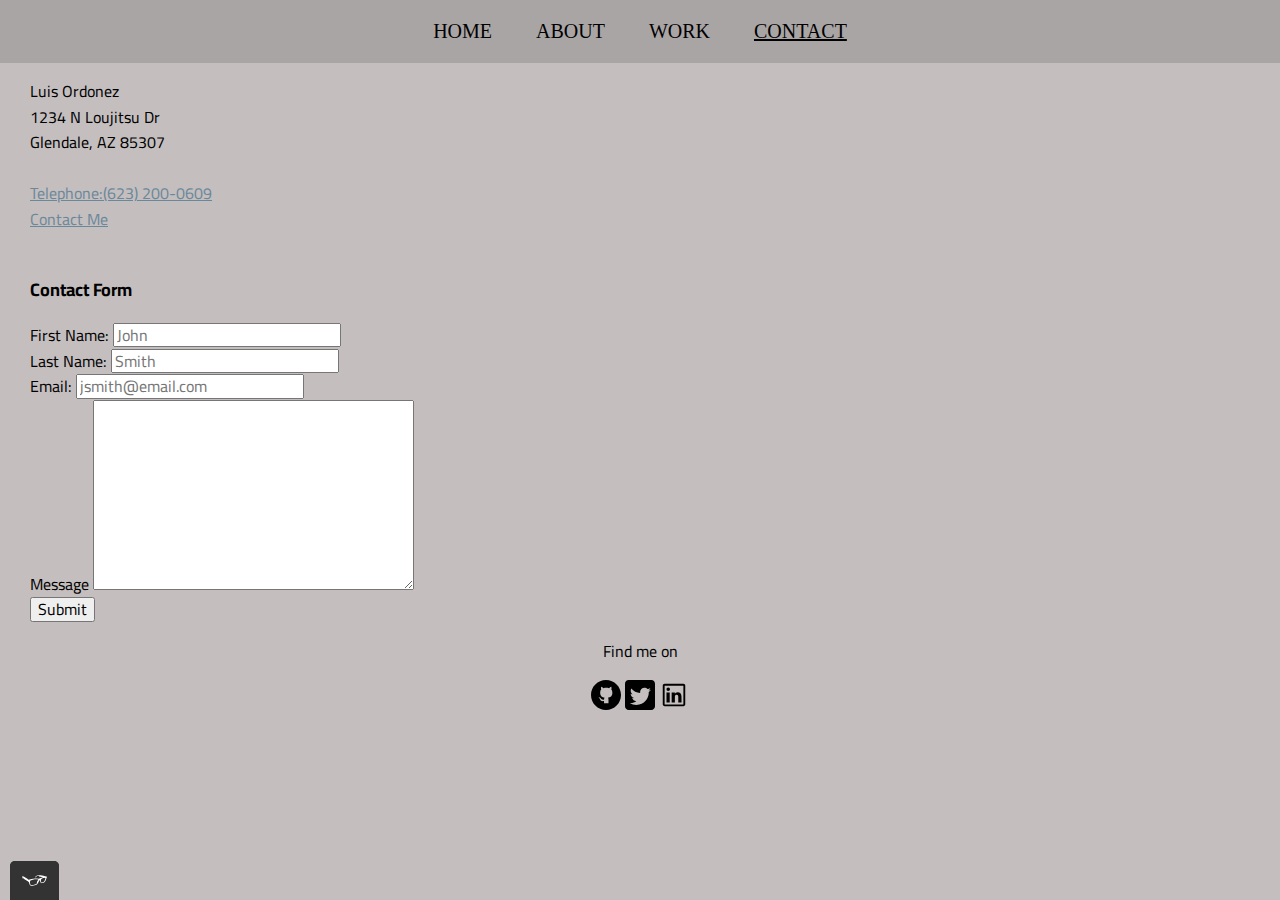
<file: contact.html>
<!DOCTYPE html>
<html lang="en" dir="ltr">
<head>
  <meta charset="utf-8">
  <meta name="viewport" content="width=device-width, initial-scale=1">
  <title>Contact Me</title>
  <link rel="shortcut icon" href="img/html5.ico" type="image/ico">
  <link rel="stylesheet" type="text/css" href="css/normalize.css">
  <link rel="preconnect" href="https://fonts.googleapis.com">
  <link rel="preconnect" href="https://fonts.gstatic.com" crossorigin>
  <link href="https://fonts.googleapis.com/css2?family=Cairo&family=Lato:ital,wght@1,300&display=swap" rel="stylesheet">
  <link rel="stylesheet" type="text/css" href="css/stylep.css">
</head>

<body>
  <header class="page-header">
      <!-- Add Logo Here -->
      <div class="container-nav pullrightleft page-header__item">
        <a href="index.html">HOME</a>
        <a href="about.html">ABOUT</a>
        <a href="work.html">WORK</a>
        <a href="contact.html" id="navigation-active">CONTACT</a>
      </div>
  </header>

 <div class="contact_info">
      <p>
        Luis Ordonez<br>
        1234 N Loujitsu Dr<br>
        Glendale, AZ 85307<br>
        <br>
        <a href="tel:6232627260">Telephone:(623) 200-0609</a><br>
        <a href="mailto:luis.ordonezaz@gmail.com">Contact Me</a><br>
        <br>
      </p>
  </div>

  <div class="container_form">
    <h3>Contact Form</h3>
    <form action="#" name="contact_form">
      <label for="first_name">First Name:</label>
      <input id="first_name" name="first_name" type="text" placeholder="John" required>
      <br>
      <label for="last_name">Last Name:</label>
      <input id="last_name" name="last_name" type="text" placeholder="Smith" required>
      <br>
      <label for="email">Email:</label>
      <input id="email" type="email" name="email" placeholder="jsmith@email.com" required>
      <br>
      <label for="message">Message</label>
      <textarea id="message" name="message" cols="30" rows="10"></textarea>
      <br>
      <div class="subit_button">
        <input type="submit" value="Submit">
      </div>
    </form>
  </div>

  <footer class="page_footer">
  <p>Find me on</p>
  <div class="social-media">
    <a href="https://github.com/Loujitsu">
  <img src="img/github_icon.svg" alt="Github"></a>
  <a href="https://twitter.com/Lu_Jitsu1">
  <img src="img/twitter_icon.svg" alt="Twitter"></a>
  <a href="https://www.linkedin.com/in/luis-ordonez-az/">
  <img src="img/linkedin_icon.svg" alt="LinkedIn"></a>
  </div>
  </footer>

  <script src="stylelint.config.js"></script>
  <script src="js/tota11y.min.js"></script>
</body>
  </html>
</file>
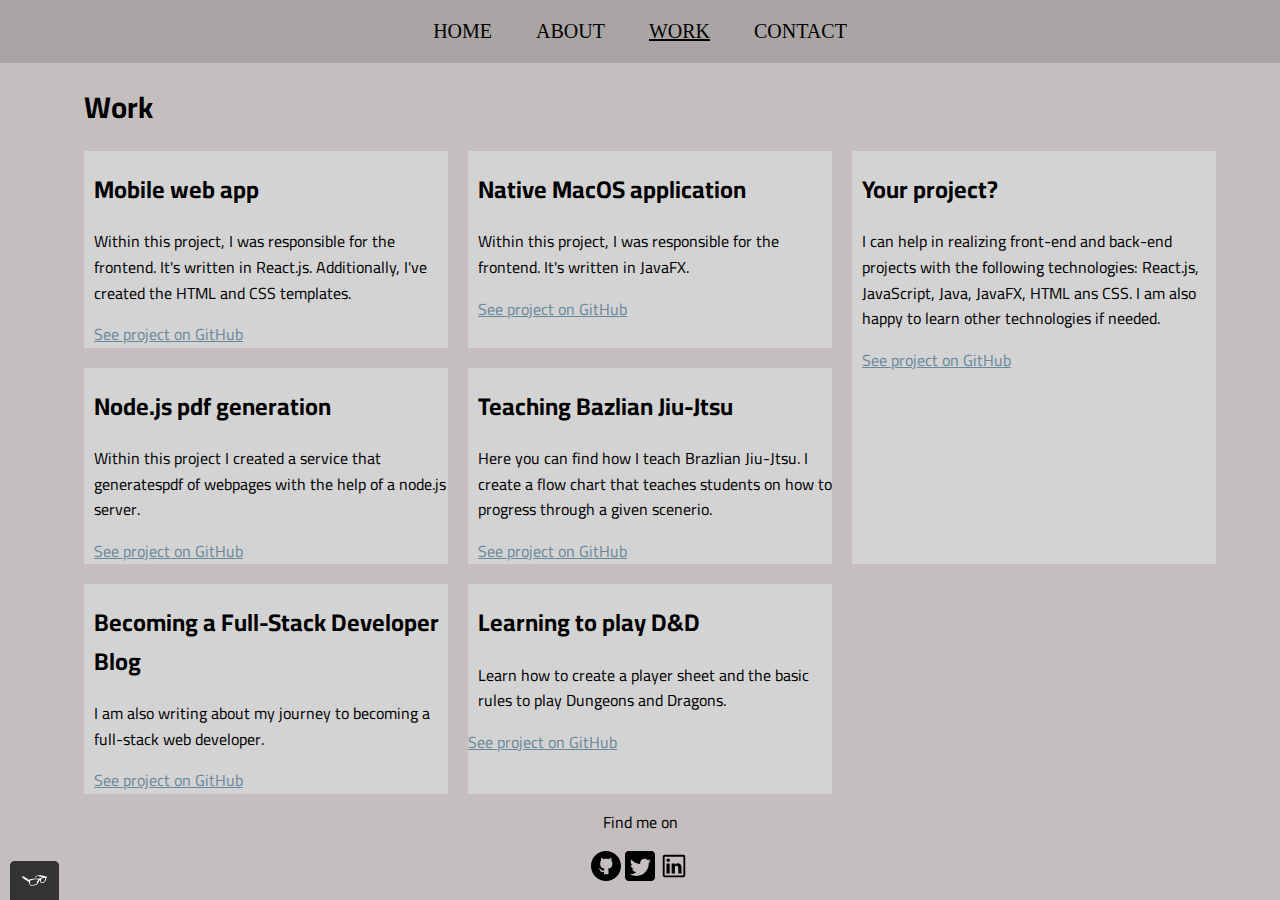
<file: work.html>
<!DOCTYPE html>
<html lang="en" dir="ltr">
<head>
  <meta charset="utf-8">
  <meta name="viewport" content="width=device-width, initial-scale=1">
  <title>Work</title>
  <link rel="shortcut icon" href="img/html5.ico" type="image/ico">
  <link rel="stylesheet" type="text/css" href="css/normalize.css">
  <link rel="preconnect" href="https://fonts.googleapis.com">
  <link rel="preconnect" href="https://fonts.gstatic.com" crossorigin>
  <link href="https://fonts.googleapis.com/css2?family=Cairo&family=Lato:ital,wght@1,300&display=swap" rel="stylesheet">
  <link rel="stylesheet" type="text/css" href="css/stylep.css">
</head>

<body>
  <header class="page-header">
    <!-- Add Logo Here -->
    <div class="container-nav pullrightleft page-header__item">
      <a href="index.html">HOME</a>
      <a href="about.html">ABOUT</a>
      <a href="work.html" id="navigation-active">WORK</a>
      <a href="contact.html">CONTACT</a>
    </div>
  </header>
  <main class="container_body">
    <!-- Main Content-->
    <section>
      <h1 class="h1_work">Work</h1>
      <div class="grid">
        <div class="grid_item">
          <h2 class="work_title">Mobile web app</h2>
          <p class="work_content">
            Within this project, I was responsible for the frontend. It's written in React.js. Additionally, I've created the HTML and CSS templates.
          </p>
          <a class="github_link" href="https://github.com/Loujitsu">See project on GitHub</a>
        </div>
        <div class="grid_item">
          <h2 class="work_title">Native MacOS application</h2>
          <p class="work_content">
            Within this project, I was responsible for the frontend. It's written in JavaFX.
          </p>
          <a class="github_link" href="https://github.com/Loujitsu">See project on GitHub</a>
        </div>
        <div class="grid_item">
          <h2 class="work_title">Node.js pdf generation</h2>
          <p class="work_content">
            Within this project I created a service that generatespdf of webpages with the help of a node.js server.
          </p>
          <a class="github_link" href="https://github.com/Loujitsu">See project on GitHub</a>
        </div>
        <div class="grid_item">
          <h2 class="work_title">Teaching Bazlian Jiu-Jtsu</h2>
          <p class="work_content">
            Here you can find how I teach Brazlian Jiu-Jtsu. I create a flow chart that teaches students on how to progress through a given scenerio.
          </p>
          <a class="github_link" href="https://github.com/Loujitsu">See project on GitHub</a>
        </div>
        <div class="grid_item">
          <h2 class="work_title">Becoming a Full-Stack Developer Blog</h2>
          <p class="work_content">
            I am also writing about my journey to becoming a full-stack web developer.
          </p>
          <a class="github_link" href="https://github.com/Loujitsu">See project on GitHub</a>
        </div>
        <div class="grid_item">
          <h2 class="work_title">Learning to play D&D</h2>
          <p class="work_content">
            Learn how to create a player sheet and the basic rules to play Dungeons and Dragons.
          </p>
          <a href="https://github.com/Loujitsu">See project on GitHub</a>
        </div>
        <div class="grid_item">
          <h2 class="work_title">Your project?</h2>
          <p class="work_content">
            I can help in realizing front-end and back-end projects with the following technologies: React.js, JavaScript, Java, JavaFX, HTML ans CSS. I am also happy to learn other technologies if needed.
          </p>
          <a class="github_link" href="https://github.com/Loujitsu">See project on GitHub</a>
        </div>
      </div>
    </section>

    <footer class="page_footer">
      <p>Find me on</p>
      <div class="social-media">
        <a href="https://github.com/Loujitsu">
          <img src="img/github_icon.svg" alt="Github"></a>
          <a href="https://twitter.com/Lu_Jitsu1">
            <img src="img/twitter_icon.svg" alt="Twitter"></a>
            <a href="https://www.linkedin.com/in/luis-ordonez-az/">
              <img src="img/linkedin_icon.svg" alt="LinkedIn"></a>
            </div>
          </footer>
        </main>

        <script src="stylelint.config.js"></script>
        <script src="js/tota11y.min.js"></script>

</body>
</file>
<file: css/stylep.css>
:root {
  --primary-color: #6b889b;
  --secondary-color: #e0b354;
  --dark-grey: #2b2b2b;
}

.container_body {
  width: 90%;
  max-width: 1200px;
  margin: 0 auto;
}
/* use this CSS for creating space on the edges. */

body {
    font-family: 'Cairo', sans-serif;
    font-weight: 400;
    font-size: 16px;
    line-height: 1.6;

    background-color: #C4BEBE;
  }
  h1 {
    font-size: 30px;
    font-weight: 700;
  }

  h2 {
    font-size: 24px;
    font-weight: 700;
  }

  h3 {
    font-size: 18px;
    font-weight: 700
  }
  a:hover, a:focus {
    /* No underlining when hoving over a link */
    text-decoration: none;
  }
  a:visited {
    /* visited link */
    color: #003FCF;
  }

  a:active {
    /* selected link */
    color: #489c79;
  }
  a {
    color: var(--primary-color);
  }

  .github_link {
    padding-left: 10px;
  }

  button {
    border: none;
    font-family: inherit;
    background-color: #A09494;
    color: white;
    text-decoration: none;
    padding: 10px;
    border-radius: 3px;
    border-bottom: 2px solid rgba(0,0,0,0.3)
  }
   button:hover, button:focus {
     cursor: pointer;
     opacity: 0.8;
   }

   .button_secondary {
     background-color: #856C6C;
     color: white;
   }

  .profile_portrait{
    float: left;
    width: 350px;
    margin-right: 40px;
    border-radius: 50%;
  }

  .page_footer{
    clear: both;
    display: -webkit-box;
    display: -ms-flexbox;
    display: flex;
    -webkit-box-orient: vertical;
    -webkit-box-direction: normal;
        -ms-flex-direction: column;
            flex-direction: column;
    text-align: center;
  }

  .profile {
    max-width: 700px;
    margin: 0 auto;
  }

  .logo_laptop {
    float: left;
    margin-right: 40px;
  }

  * {
    -webkit-box-sizing: border-box;
            box-sizing: border-box;
  }

  .button, button {
    /* overwrites browser defaults */
    /* resets the border */
    border: none;
    display: inline-block;
    /* takes the font from the outer container */
    font-family: inherit;
    /* style button */
    background-color: #746e6e;
    color: white;
    text-decoration: none;
    padding: 10px;
    border-radius: 3px;
    /* width of the border, type, color */
    border-bottom: 2px solid rgba(0,0,0,0.3);
    -webkit-transition: 0.2s;
    -o-transition: 0.2s;
    transition: 0.2s;
  }

  .profile_text {
    -webkit-box-flex: 1;
        -ms-flex: 1 1 100px;
            flex: 1 1 100px;
  }

  .page-header {
    display: -webkit-box;
    display: -ms-flexbox;
    display: flex;
    width: 100%;
    padding: 20px;
    background-color: #aaa5a5;
    line-height: 0.1;
  }
  .page-header_item {
    -webkit-box-flex: 0;
        -ms-flex: 0 1 200px;
            flex: 0 1 200px;
  }

  .page-header_item:last-child {
    -webkit-box-flex: 1;
        -ms-flex-positive: 1;
            flex-grow: 1;
    text-align: right;
  }

  .navigation-list {
    list-style-type: none;
  }

  .navigation-list li {
    display: inline-block;
    margin-left: 15px;
  }
  .navigation-list {
    list-style-type: none;
  }

  div.container-nav {
    font-family: auto;
    margin: 0 auto;
      text-align: right;
  }

  div.container-nav a {
    color: black;
    text-decoration: none;
    font: 20px auto;
    margin: 0px 10px;
    padding: 10px 10px;
    position: relative;
    z-index: 0;
    cursor: pointer;
  }


  div.pullrightleft a:before, div.pullrightleft a:after {
    position: absolute;
    max-width: 100%;
    opacity: 0;
    width: 0%;
    height: 2px;
    content: '';
    background: black;
    -webkit-transition: all 0.2s;
    -o-transition: all 0.2s;
    transition: all 0.2s;
  }
  div.pullrightleft a:before {
    left: 0px;
    top: 0px;
  }

  div.pullrightleft a:after {
    right: 0px;
    bottom: 0px;
  }
  div.pullrightleft a:hover:before, div.pullrightleft a:hover:after {
    opacity: 1;
    width: 100%;
  }

  div.pullrightleft a:hover {
    color: #6d0d4d;
  }

  div.pullrightleft a:active {
    color: rgb(162, 39, 173);
  }

  #navigation-active {
    text-decoration: underline;
  }

  /*about me*/
  .about_me {
    max-width: 700px;
    margin: auto;
    text-align: center;
  }
  .skills {
    width: 300px;
    margin: auto;
  }
  .cv {
    text-align: center;
  }

  .grid {
    display: -ms-grid;
    display: grid;
    -ms-grid-columns: 1fr 20px 1fr 20px 1fr;
    grid-template-columns: 1fr 1fr 1fr;
    grid-gap: 20px;
    padding-left: 20px;
  }

  .grid_item {
    background-color: lightgreY;
  }

  .h1_work {
    padding-left: 20px;
  }

  .work_title {
    padding-left: 10px;
  }
  .work_content {
    padding-left: 10px;
  }

  .grid_item:last-child {
    -ms-grid-column: 3;
    grid-column: 3 / 3;
    -ms-grid-row: 1;
    -ms-grid-row-span: 2;
    grid-row: 1/ 3;
  }

  @media all and (max-width: 500px) {
    .grid {
      -ms-grid-columns: 1fr;
      grid-template-columns: 1fr;
    }
  }
  @media all and (min-width: 500px) and (max-width: 750px) {
    .grid {
      -ms-grid-columns: 1fr 20px 1fr;
      grid-template-columns: 1fr 1fr;
    }
  }
  @media all and (max-width: 750px) {
    .grid {
      grid-gap: 10px;
    }
    .grid_item:last-child {
      grid-column: auto / auto;
      grid-row: auto / auto;
    }
    h1 {
      font-size: 22px;
    }
  }


  @-webkit-keyframes color-change {
    0% {
      fill: #edc655;
    }
    50% {
      fill: #fcffad;
    }
    100% {
      fill: #f76414;
    }
  }


  @keyframes color-change {
    0% {
      fill: #edc655;
    }
    50% {
      fill: #fcffad;
    }
    100% {
      fill: #f76414;
    }
  }
  /*
  .sun {
    animation-duration: 4s;
    animation-name: color-change;
    animation-iteration-count: infinite;
    animation-direction: alternate;
    animation-timing-function: linear;
  }
  */
  /* this does the same as above but shorter */
  .sun {
    -webkit-animation: 4s color-change infinite alternate linear;
            animation: 4s color-change infinite alternate linear;
  }

  /* Front cloud */
  @-webkit-keyframes cloud-move {
    from {
      -webkit-transform: translate(0, 50px);
              transform: translate(0, 50px);
    }
    to {
      -webkit-transform: translate(200px, 50px);
              transform: translate(200px, 50px);
    }
  }
  @keyframes cloud-move {
    from {
      -webkit-transform: translate(0, 50px);
              transform: translate(0, 50px);
    }
    to {
      -webkit-transform: translate(200px, 50px);
              transform: translate(200px, 50px);
    }
  }
  /*
  .cloud-front {
    animation-duration: 30s;
    animation-name: cloud-move;
    animation-iteration-count: infinite;
    animation-direction: alternate;
    animation-timing-function: linear;
  } The bottom does the same aas this but shorter */
  .cloud-front {
    -webkit-animation: 30s cloud-move infinite alternate linear;
            animation: 30s cloud-move infinite alternate linear;
  }
  @-webkit-keyframes cloud-move-reverse {
    from{
      -webkit-transform: translate(446px, 48px);
              transform: translate(446px, 48px);
    }
    to {
      -webkit-transform: translate(100px, 48px);
              transform: translate(100px, 48px);
    }
  }
  @keyframes cloud-move-reverse {
    from{
      -webkit-transform: translate(446px, 48px);
              transform: translate(446px, 48px);
    }
    to {
      -webkit-transform: translate(100px, 48px);
              transform: translate(100px, 48px);
    }
  }
  .cloud-back {
    -webkit-animation: 34s cloud-move-reverse infinite alternate linear;
            animation: 34s cloud-move-reverse infinite alternate linear;
  }


  /* Contact Form */
.contact_info {
  padding-left: 30px;
}
.container_form {
  padding-left: 30px;
}
</file>
